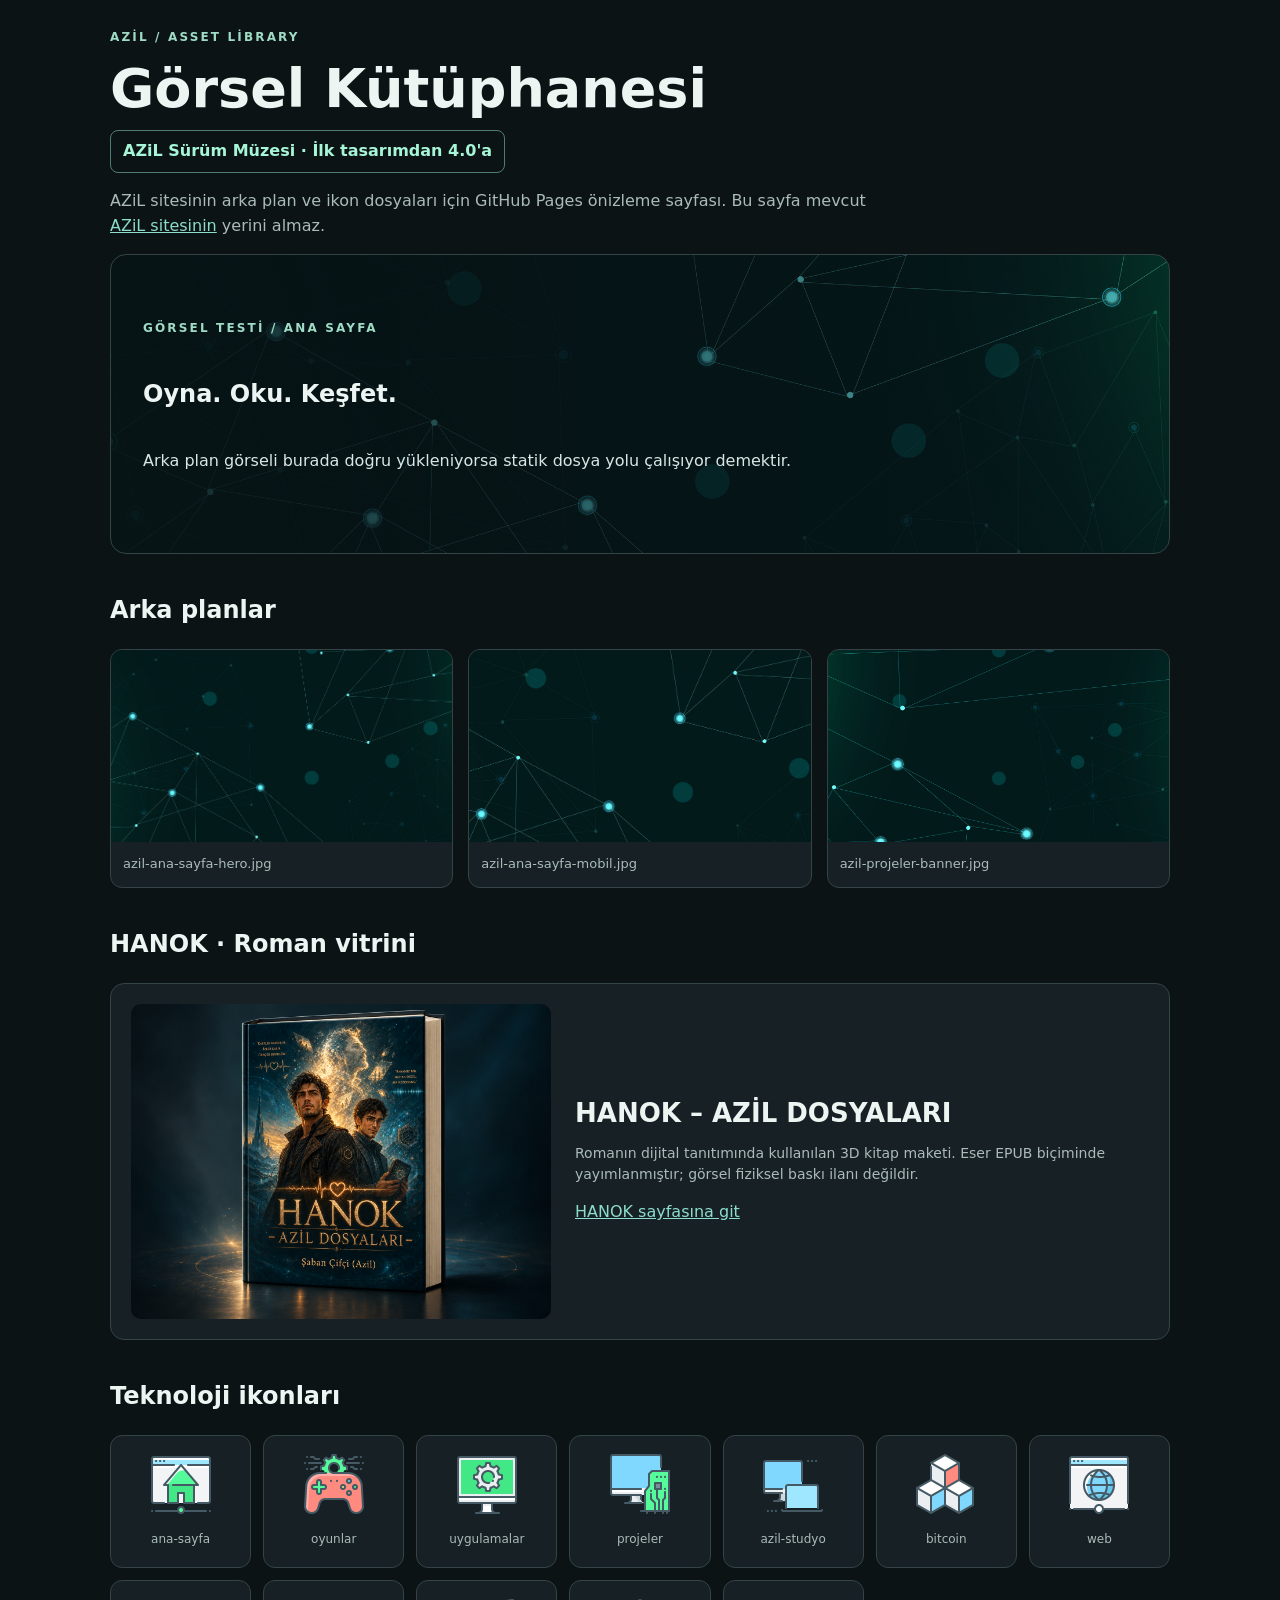
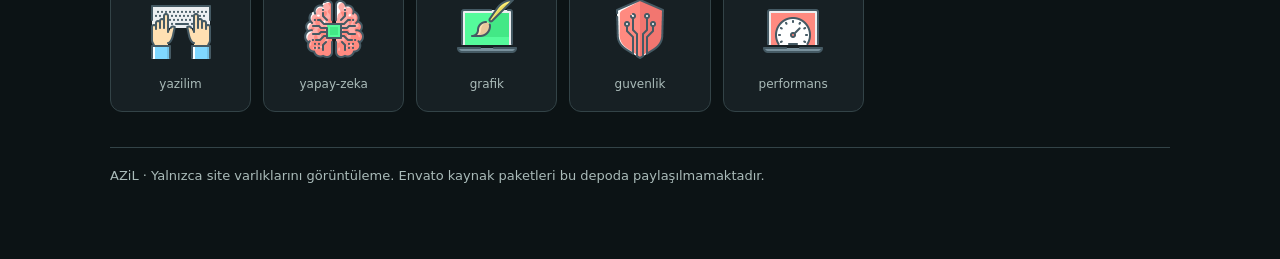
<file: index.html>
<!doctype html>
<html lang="tr"><head><meta charset="utf-8"><meta name="viewport" content="width=device-width,initial-scale=1">
<meta name="robots" content="noindex,nofollow">
<title>AZiL · Görsel Kütüphanesi</title>
<style>
:root{color-scheme:dark;--bg:#0c1315;--card:#172024;--border:#334347;--txt:#ecf5f2;--muted:#aabbb9}
*{box-sizing:border-box}body{margin:0;background:var(--bg);color:var(--txt);font:16px/1.55 system-ui,Segoe UI,sans-serif}
main{max-width:1100px;margin:auto;padding:28px 20px 72px}
a{color:#8cddcb}.eyebrow{font-size:12px;font-weight:800;letter-spacing:.18em;text-transform:uppercase;color:#9fdbc5}
h1{font-size:clamp(32px,5vw,54px);line-height:1.1;margin:12px 0}h2{margin-top:38px;font-size:24px}
p{color:var(--muted)}.lead{max-width:760px}
.hero{min-height:300px;border:1px solid var(--border);border-radius:16px;padding:32px;display:flex;flex-direction:column;justify-content:center;background:linear-gradient(90deg,rgba(7,17,20,.92),rgba(7,17,20,.32)),url('assets/backgrounds/azil-ana-sayfa-hero.jpg') center/cover}
.hero p{color:#d8e7e5}.grid{display:grid;grid-template-columns:repeat(auto-fit,minmax(220px,1fr));gap:15px}
.tile{margin:0;border:1px solid var(--border);border-radius:12px;background:var(--card);overflow:hidden}
.tile img{display:block;width:100%;aspect-ratio:16/9;object-fit:cover}.tile figcaption{padding:12px;font-size:13px;color:var(--muted);overflow-wrap:anywhere}
.icons{display:grid;grid-template-columns:repeat(auto-fit,minmax(124px,1fr));gap:12px}.icon-item{border:1px solid var(--border);border-radius:12px;padding:16px 8px;background:var(--card);text-align:center}
.icon-item img{display:block;margin:auto auto 10px;width:64px;height:64px;object-fit:contain}.icon-item span{font-size:12px;color:var(--muted);word-break:break-word}
footer{border-top:1px solid var(--border);padding-top:18px;margin-top:35px;font-size:13px;color:var(--muted)}
@media(max-width:600px){.hero{min-height:320px;background-image:linear-gradient(180deg,rgba(7,17,20,.92),rgba(7,17,20,.42)),url('assets/backgrounds/azil-ana-sayfa-mobil.jpg')}}
.hanok-showcase{border:1px solid var(--border);background:var(--card);border-radius:14px;padding:20px;display:grid;grid-template-columns:minmax(240px,420px) 1fr;gap:24px;align-items:center}
.hanok-showcase img{display:block;max-width:100%;height:auto;border-radius:10px}
.hanok-showcase h3{font-size:26px;line-height:1.2;margin:0 0 10px}
.hanok-showcase p{font-size:14px}
@media(max-width:650px){.hanok-showcase{grid-template-columns:1fr}}
</style></head><body><main>
<div class="eyebrow">AZiL / Asset library</div>
<h1>Görsel Kütüphanesi</h1><p style="margin:6px 0 14px"><a href="arsiv/" style="display:inline-block;border:1px solid #517c75;border-radius:8px;padding:8px 12px;text-decoration:none;font-weight:700;color:#a6f5d6">AZiL Sürüm Müzesi · İlk tasarımdan 4.0'a</a></p>
<p class="lead">AZiL sitesinin arka plan ve ikon dosyaları için GitHub Pages önizleme sayfası. Bu sayfa mevcut <a href="https://sbncifci.tr.gg/">AZiL sitesinin</a> yerini almaz.</p>
<section class="hero"><div class="eyebrow">Görsel testi / Ana sayfa</div><h2>Oyna. Oku. Keşfet.</h2><p>Arka plan görseli burada doğru yükleniyorsa statik dosya yolu çalışıyor demektir.</p></section>
<h2>Arka planlar</h2><div class="grid">
<figure class="tile"><img src="assets/backgrounds/azil-ana-sayfa-hero.jpg" alt="Ana sayfa arka planı"><figcaption>azil-ana-sayfa-hero.jpg</figcaption></figure>
<figure class="tile"><img src="assets/backgrounds/azil-ana-sayfa-mobil.jpg" alt="Mobil arka plan" loading="lazy"><figcaption>azil-ana-sayfa-mobil.jpg</figcaption></figure>
<figure class="tile"><img src="assets/backgrounds/azil-projeler-banner.jpg" alt="Projeler arka planı" loading="lazy"><figcaption>azil-projeler-banner.jpg</figcaption></figure>
</div>
<h2>HANOK · Roman vitrini</h2>
<div class="hanok-showcase"><img src="assets/hanok/Hanok.png" alt="HANOK - AZİL DOSYALARI 3D kitap tanıtım maketi" loading="lazy" width="1448" height="1086">
<div><h3>HANOK – AZİL DOSYALARI</h3><p>Romanın dijital tanıtımında kullanılan 3D kitap maketi. Eser EPUB biçiminde yayımlanmıştır; görsel fiziksel baskı ilanı değildir.</p><a href="https://sbncifci.tr.gg/Hanok.htm">HANOK sayfasına git</a></div></div>
<h2>Teknoloji ikonları</h2><div class="icons">
<div class="icon-item"><img src="assets/icons/azil-ikon-ana-sayfa.png" alt="" loading="lazy"><span>ana-sayfa</span></div>
<div class="icon-item"><img src="assets/icons/azil-ikon-oyunlar.png" alt="" loading="lazy"><span>oyunlar</span></div>
<div class="icon-item"><img src="assets/icons/azil-ikon-uygulamalar.png" alt="" loading="lazy"><span>uygulamalar</span></div>
<div class="icon-item"><img src="assets/icons/azil-ikon-projeler.png" alt="" loading="lazy"><span>projeler</span></div>
<div class="icon-item"><img src="assets/icons/azil-ikon-azil-studyo.png" alt="" loading="lazy"><span>azil-studyo</span></div>
<div class="icon-item"><img src="assets/icons/azil-ikon-bitcoin.png" alt="" loading="lazy"><span>bitcoin</span></div>
<div class="icon-item"><img src="assets/icons/azil-ikon-web.png" alt="" loading="lazy"><span>web</span></div>
<div class="icon-item"><img src="assets/icons/azil-ikon-yazilim.png" alt="" loading="lazy"><span>yazilim</span></div>
<div class="icon-item"><img src="assets/icons/azil-ikon-yapay-zeka.png" alt="" loading="lazy"><span>yapay-zeka</span></div>
<div class="icon-item"><img src="assets/icons/azil-ikon-grafik.png" alt="" loading="lazy"><span>grafik</span></div>
<div class="icon-item"><img src="assets/icons/azil-ikon-guvenlik.png" alt="" loading="lazy"><span>guvenlik</span></div>
<div class="icon-item"><img src="assets/icons/azil-ikon-performans.png" alt="" loading="lazy"><span>performans</span></div>
</div><footer>AZiL · Yalnızca site varlıklarını görüntüleme. Envato kaynak paketleri bu depoda paylaşılmamaktadır.</footer></main></body></html>
</file>
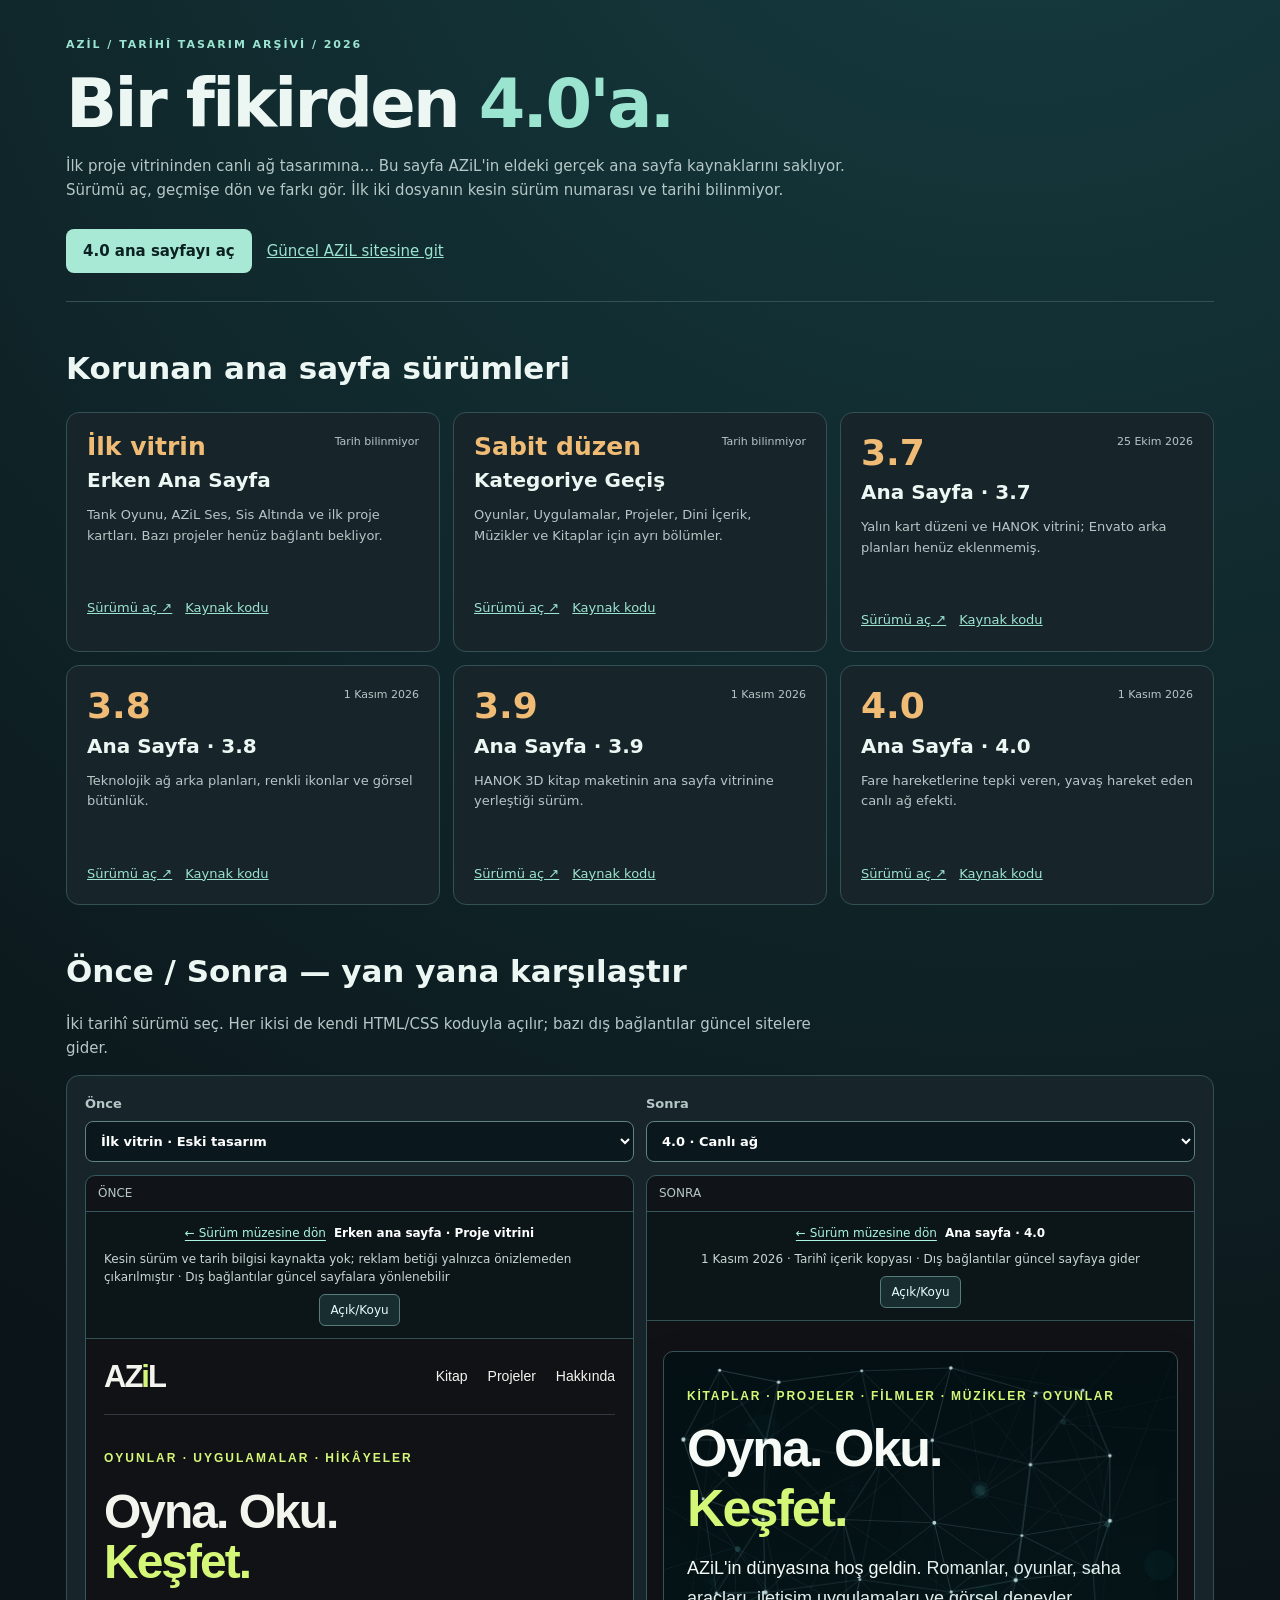
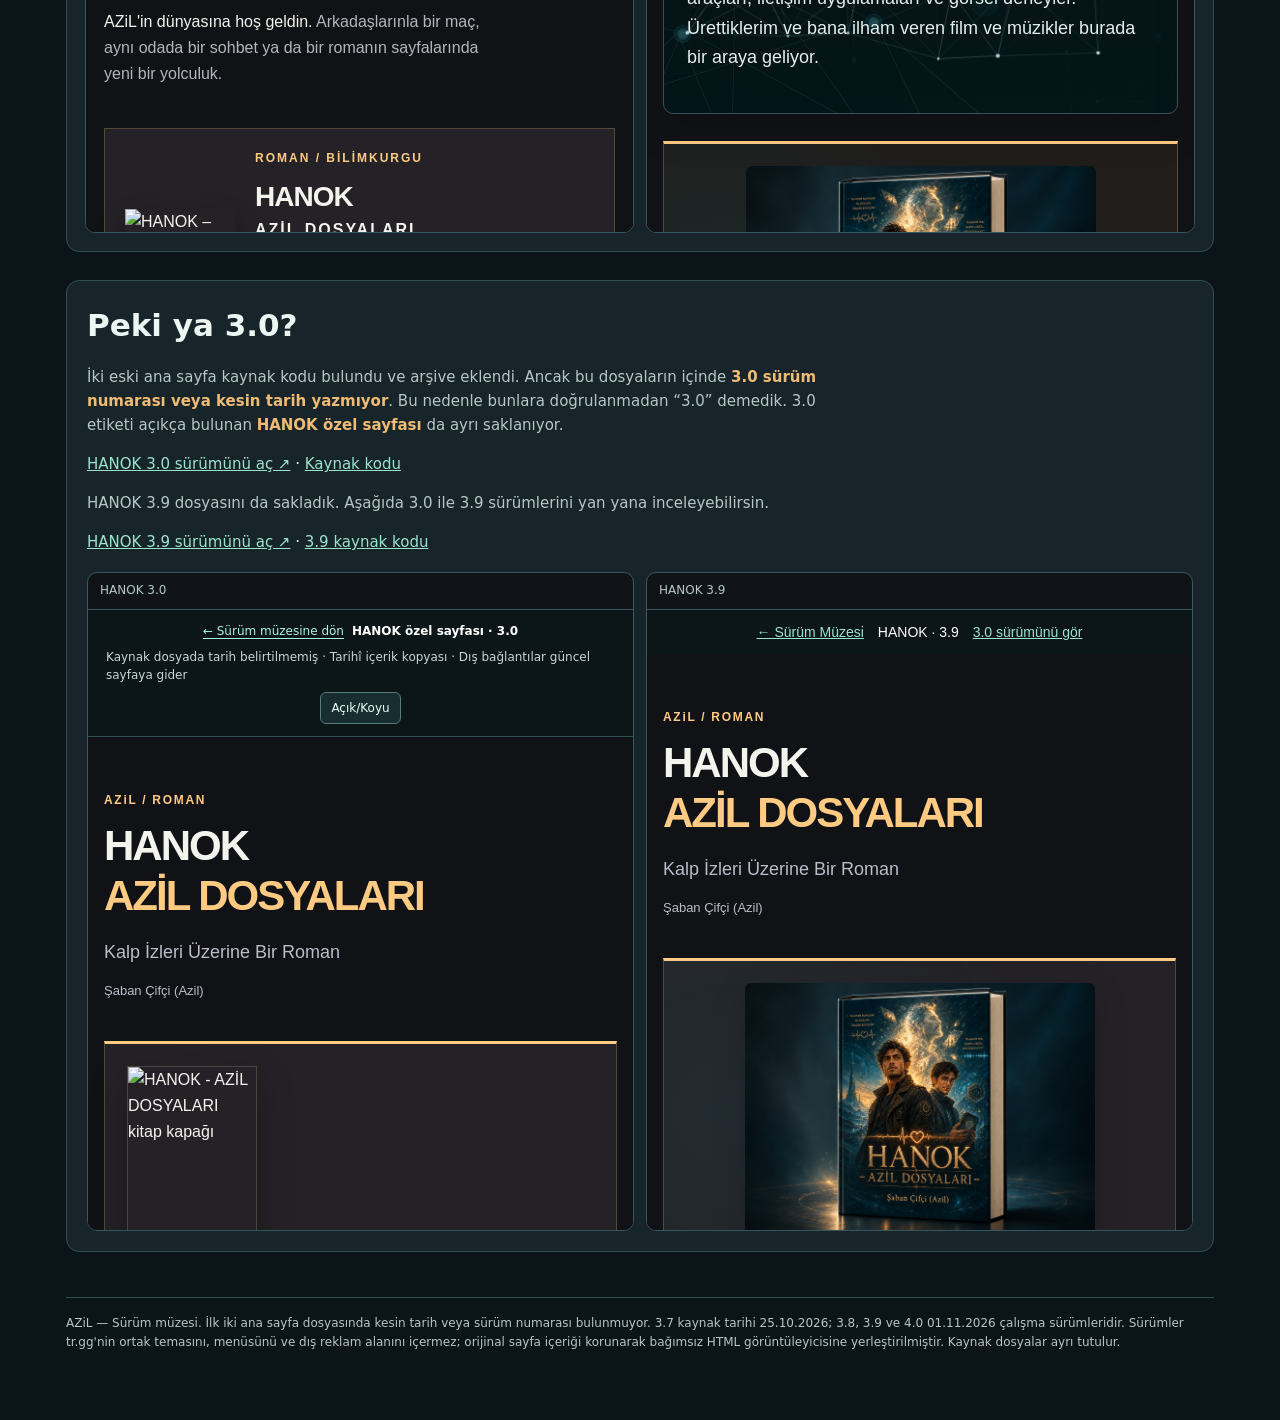
<file: arsiv/index.html>
<!doctype html>
<html lang="tr"><head><meta charset="utf-8"><meta name="viewport" content="width=device-width,initial-scale=1"><meta name="robots" content="noindex,nofollow">
<title>AZiL · Sürüm Müzesi | Erken tasarımlardan 4.0'a</title><style>
:root{color-scheme:dark;--bg:#0b1418;--card:#172429;--line:#335054;--fg:#ecf7f3;--muted:#b6c7c7;--mint:#9be4d0;--gold:#efbb75}
*{box-sizing:border-box}html{scroll-behavior:smooth}body{margin:0;background:radial-gradient(circle at 80% -10%,#163e42,#0b1418 55%);color:var(--fg);font:15px/1.6 system-ui,-apple-system,Segoe UI,sans-serif}
main{max-width:1240px;padding:36px clamp(16px,4vw,46px) 68px;margin:0 auto}
a{color:var(--mint)}.eyebrow{color:var(--mint);text-transform:uppercase;letter-spacing:.18em;font-size:11px;font-weight:bold}
h1{font-size:clamp(36px,6vw,67px);line-height:1.05;letter-spacing:-.04em;margin:15px 0 13px}h1 span{color:var(--mint)}h2{font-size:clamp(23px,3vw,31px);margin:42px 0 13px}h3{margin:8px 0 10px;line-height:1.2;font-size:20px}p{color:var(--muted);max-width:780px}
.hero{border-bottom:1px solid var(--line);padding-bottom:28px}
.btn{display:inline-flex;padding:10px 17px;text-decoration:none;color:#0c2222;background:#a8e9d5;border-radius:8px;font-weight:700;margin-top:12px}.muted-link{margin-left:15px}
.timeline{display:grid;grid-template-columns:repeat(3,minmax(0,1fr));gap:13px;margin-top:18px}
.card,.compare,.aside{border:1px solid var(--line);background:var(--card);border-radius:13px;padding:20px;min-width:0}
.card-top{display:flex;justify-content:space-between;gap:8px;align-items:start}.num{font-weight:900;color:var(--gold);font-size:36px;line-height:1.1}.date{font-size:11px;text-align:right;color:var(--muted)}.card p{min-height:80px;font-size:13px}.links{display:flex;flex-wrap:wrap;gap:13px;font-size:13px}
.compare{padding:18px}.ctrls{display:grid;grid-template-columns:1fr 1fr;gap:12px;margin-bottom:13px}.ctrls label{color:var(--muted);font-size:13px;font-weight:600}select{display:block;width:100%;margin-top:6px;padding:11px;border:1px solid #628181;border-radius:8px;background:#0a181d;color:#fff;font:inherit}
.frames{display:grid;grid-template-columns:1fr 1fr;gap:12px}.frame{border:1px solid #35585e;border-radius:10px;overflow:hidden;background:#101419;min-width:0}.frame iframe{display:block;width:100%;height:620px;border:0;background:#111216}.frame span{display:block;padding:8px 12px;color:var(--muted);font-size:12px;border-bottom:1px solid #35585e}
.aside{margin-top:28px}.aside strong{color:var(--gold)}footer{margin-top:45px;padding-top:16px;border-top:1px solid var(--line);color:var(--muted);font-size:12px}
@media(max-width:900px){.timeline{grid-template-columns:repeat(2,1fr)}.frames{grid-template-columns:1fr}.frame iframe{height:450px}}
@media(max-width:540px){.timeline{grid-template-columns:1fr}.ctrls{grid-template-columns:1fr}.card p{min-height:0}.muted-link{display:block;margin:10px 0}}
</style></head><body><main>
<section class="hero"><div class="eyebrow">AZiL / Tarihî Tasarım Arşivi / 2026</div><h1>Bir fikirden <span>4.0'a.</span></h1>
<p>İlk proje vitrininden canlı ağ tasarımına... Bu sayfa AZiL'in eldeki gerçek ana sayfa kaynaklarını saklıyor. Sürümü aç, geçmişe dön ve farkı gör. İlk iki dosyanın kesin sürüm numarası ve tarihi bilinmiyor.</p>
<a class="btn" href="ana-sayfa/4.0/">4.0 ana sayfayı aç</a><a class="muted-link" href="https://sbncifci.tr.gg/">Güncel AZiL sitesine git</a></section>
<h2>Korunan ana sayfa sürümleri</h2><div class="timeline"><article class="card"><div class="card-top"><span class="num" style="font-size:25px">İlk vitrin</span><span class="date">Tarih bilinmiyor</span></div><h3>Erken Ana Sayfa</h3><p>Tank Oyunu, AZiL Ses, Sis Altında ve ilk proje kartları. Bazı projeler henüz bağlantı bekliyor.</p><div class="links"><a href="ana-sayfa/erken-vitrin/">Sürümü aç ↗</a><a href="ana-sayfa/erken-vitrin/kaynak.txt">Kaynak kodu</a></div></article><article class="card"><div class="card-top"><span class="num" style="font-size:25px">Sabit düzen</span><span class="date">Tarih bilinmiyor</span></div><h3>Kategoriye Geçiş</h3><p>Oyunlar, Uygulamalar, Projeler, Dini İçerik, Müzikler ve Kitaplar için ayrı bölümler.</p><div class="links"><a href="ana-sayfa/sabit-kategoriler/">Sürümü aç ↗</a><a href="ana-sayfa/sabit-kategoriler/kaynak.txt">Kaynak kodu</a></div></article><article class="card"><div class="card-top"><span class="num">3.7</span><span class="date">25 Ekim 2026</span></div><h3>Ana Sayfa · 3.7</h3><p>Yalın kart düzeni ve HANOK vitrini; Envato arka planları henüz eklenmemiş.</p><div class="links"><a href="ana-sayfa/3.7/index.html">Sürümü aç ↗</a><a href="ana-sayfa/3.7/kaynak.txt">Kaynak kodu</a></div></article><article class="card"><div class="card-top"><span class="num">3.8</span><span class="date">1 Kasım 2026</span></div><h3>Ana Sayfa · 3.8</h3><p>Teknolojik ağ arka planları, renkli ikonlar ve görsel bütünlük.</p><div class="links"><a href="ana-sayfa/3.8/index.html">Sürümü aç ↗</a><a href="ana-sayfa/3.8/kaynak.txt">Kaynak kodu</a></div></article><article class="card"><div class="card-top"><span class="num">3.9</span><span class="date">1 Kasım 2026</span></div><h3>Ana Sayfa · 3.9</h3><p>HANOK 3D kitap maketinin ana sayfa vitrinine yerleştiği sürüm.</p><div class="links"><a href="ana-sayfa/3.9/index.html">Sürümü aç ↗</a><a href="ana-sayfa/3.9/kaynak.txt">Kaynak kodu</a></div></article><article class="card"><div class="card-top"><span class="num">4.0</span><span class="date">1 Kasım 2026</span></div><h3>Ana Sayfa · 4.0</h3><p>Fare hareketlerine tepki veren, yavaş hareket eden canlı ağ efekti.</p><div class="links"><a href="ana-sayfa/4.0/index.html">Sürümü aç ↗</a><a href="ana-sayfa/4.0/kaynak.txt">Kaynak kodu</a></div></article></div>
<h2 id="karsilastir">Önce / Sonra — yan yana karşılaştır</h2>
<p>İki tarihî sürümü seç. Her ikisi de kendi HTML/CSS koduyla açılır; bazı dış bağlantılar güncel sitelere gider.</p>
<section class="compare"><div class="ctrls"><label>Önce<select id="old"><option value="ana-sayfa/erken-vitrin/">İlk vitrin · Eski tasarım</option><option value="ana-sayfa/sabit-kategoriler/">Sabit kategoriler</option><option value="ana-sayfa/3.7/">3.7 · 25 Ekim</option><option value="ana-sayfa/3.8/">3.8 · Envato</option><option value="ana-sayfa/3.9/">3.9 · HANOK 3D</option><option value="ana-sayfa/4.0/">4.0 · Canlı ağ</option></select></label>
<label>Sonra<select id="new"><option value="ana-sayfa/4.0/">4.0 · Canlı ağ</option><option value="ana-sayfa/3.9/">3.9 · HANOK 3D</option><option value="ana-sayfa/3.8/">3.8 · Envato</option><option value="ana-sayfa/3.7/">3.7 · 25 Ekim</option><option value="ana-sayfa/sabit-kategoriler/">Sabit kategoriler</option><option value="ana-sayfa/erken-vitrin/">İlk vitrin · Eski tasarım</option></select></label></div>
<div class="frames"><div class="frame"><span>ÖNCE</span><iframe id="before" title="Önceki sürüm" src="ana-sayfa/erken-vitrin/" loading="lazy"></iframe></div><div class="frame"><span>SONRA</span><iframe id="after" title="Sonraki sürüm" src="ana-sayfa/4.0/" loading="lazy"></iframe></div></div></section>
<section class="aside"><h2 style="margin:0 0 12px">Peki ya 3.0?</h2><p>İki eski ana sayfa kaynak kodu bulundu ve arşive eklendi. Ancak bu dosyaların içinde <strong>3.0 sürüm numarası veya kesin tarih yazmıyor</strong>. Bu nedenle bunlara doğrulanmadan “3.0” demedik. 3.0 etiketi açıkça bulunan <strong>HANOK özel sayfası</strong> da ayrı saklanıyor.</p>
<a href="hanok/3.0/">HANOK 3.0 sürümünü aç ↗</a> · <a href="hanok/3.0/kaynak.txt">Kaynak kodu</a><p>HANOK 3.9 dosyasını da sakladık. Aşağıda 3.0 ile 3.9 sürümlerini yan yana inceleyebilirsin.</p><a href="hanok/3.9/">HANOK 3.9 sürümünü aç ↗</a> · <a href="hanok/3.9/kaynak.txt">3.9 kaynak kodu</a><div class="frames" style="margin-top:18px"><div class="frame"><span>HANOK 3.0</span><iframe title="HANOK 3.0" src="hanok/3.0/" loading="lazy"></iframe></div><div class="frame"><span>HANOK 3.9</span><iframe title="HANOK 3.9" src="hanok/3.9/" loading="lazy"></iframe></div></div></section>
<footer>AZiL — Sürüm müzesi. İlk iki ana sayfa dosyasında kesin tarih veya sürüm numarası bulunmuyor. 3.7 kaynak tarihi 25.10.2026; 3.8, 3.9 ve 4.0 01.11.2026 çalışma sürümleridir. Sürümler tr.gg'nin ortak temasını, menüsünü ve dış reklam alanını içermez; orijinal sayfa içeriği korunarak bağımsız HTML görüntüleyicisine yerleştirilmiştir. Kaynak dosyalar ayrı tutulur.</footer>
</main><script>
(function(){var b=document.getElementById('old'),a=document.getElementById('new');b.addEventListener('change',function(){document.getElementById('before').src=b.value});a.addEventListener('change',function(){document.getElementById('after').src=a.value})})();
</script></body></html>
</file>
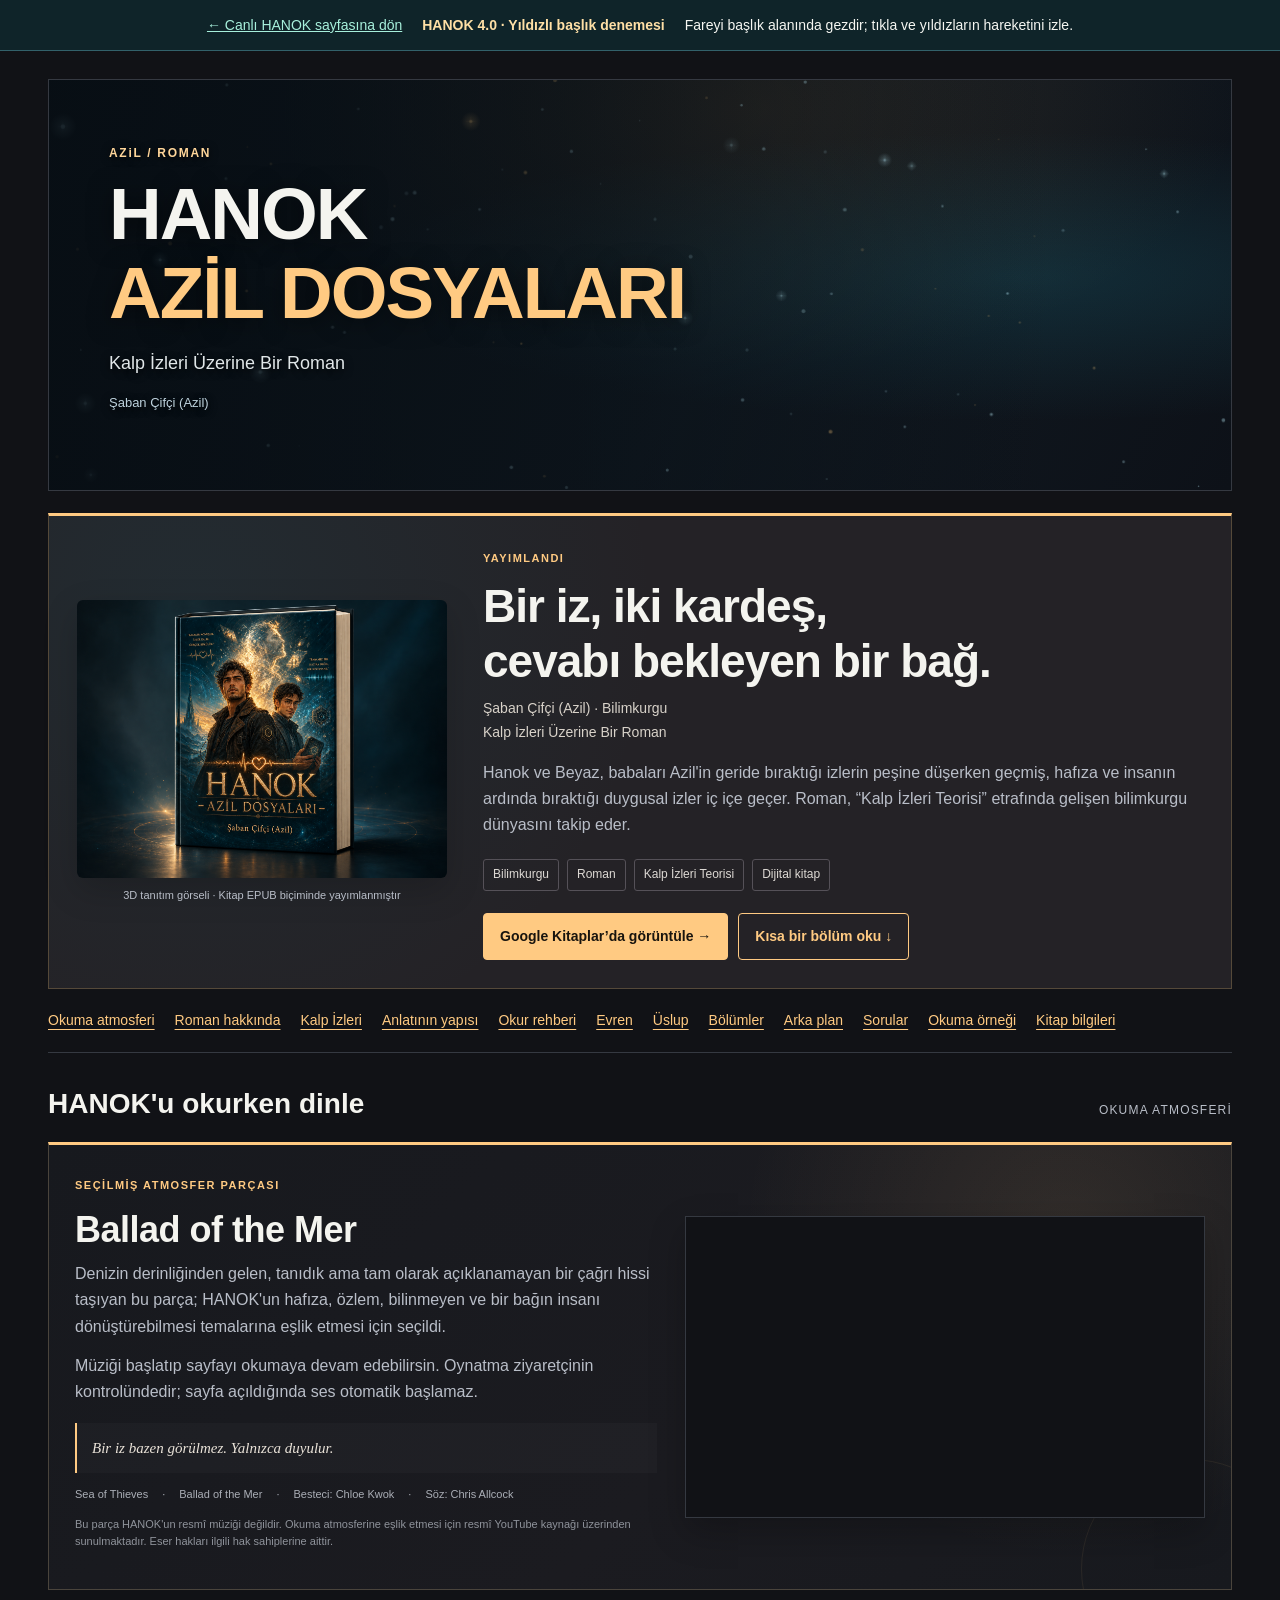
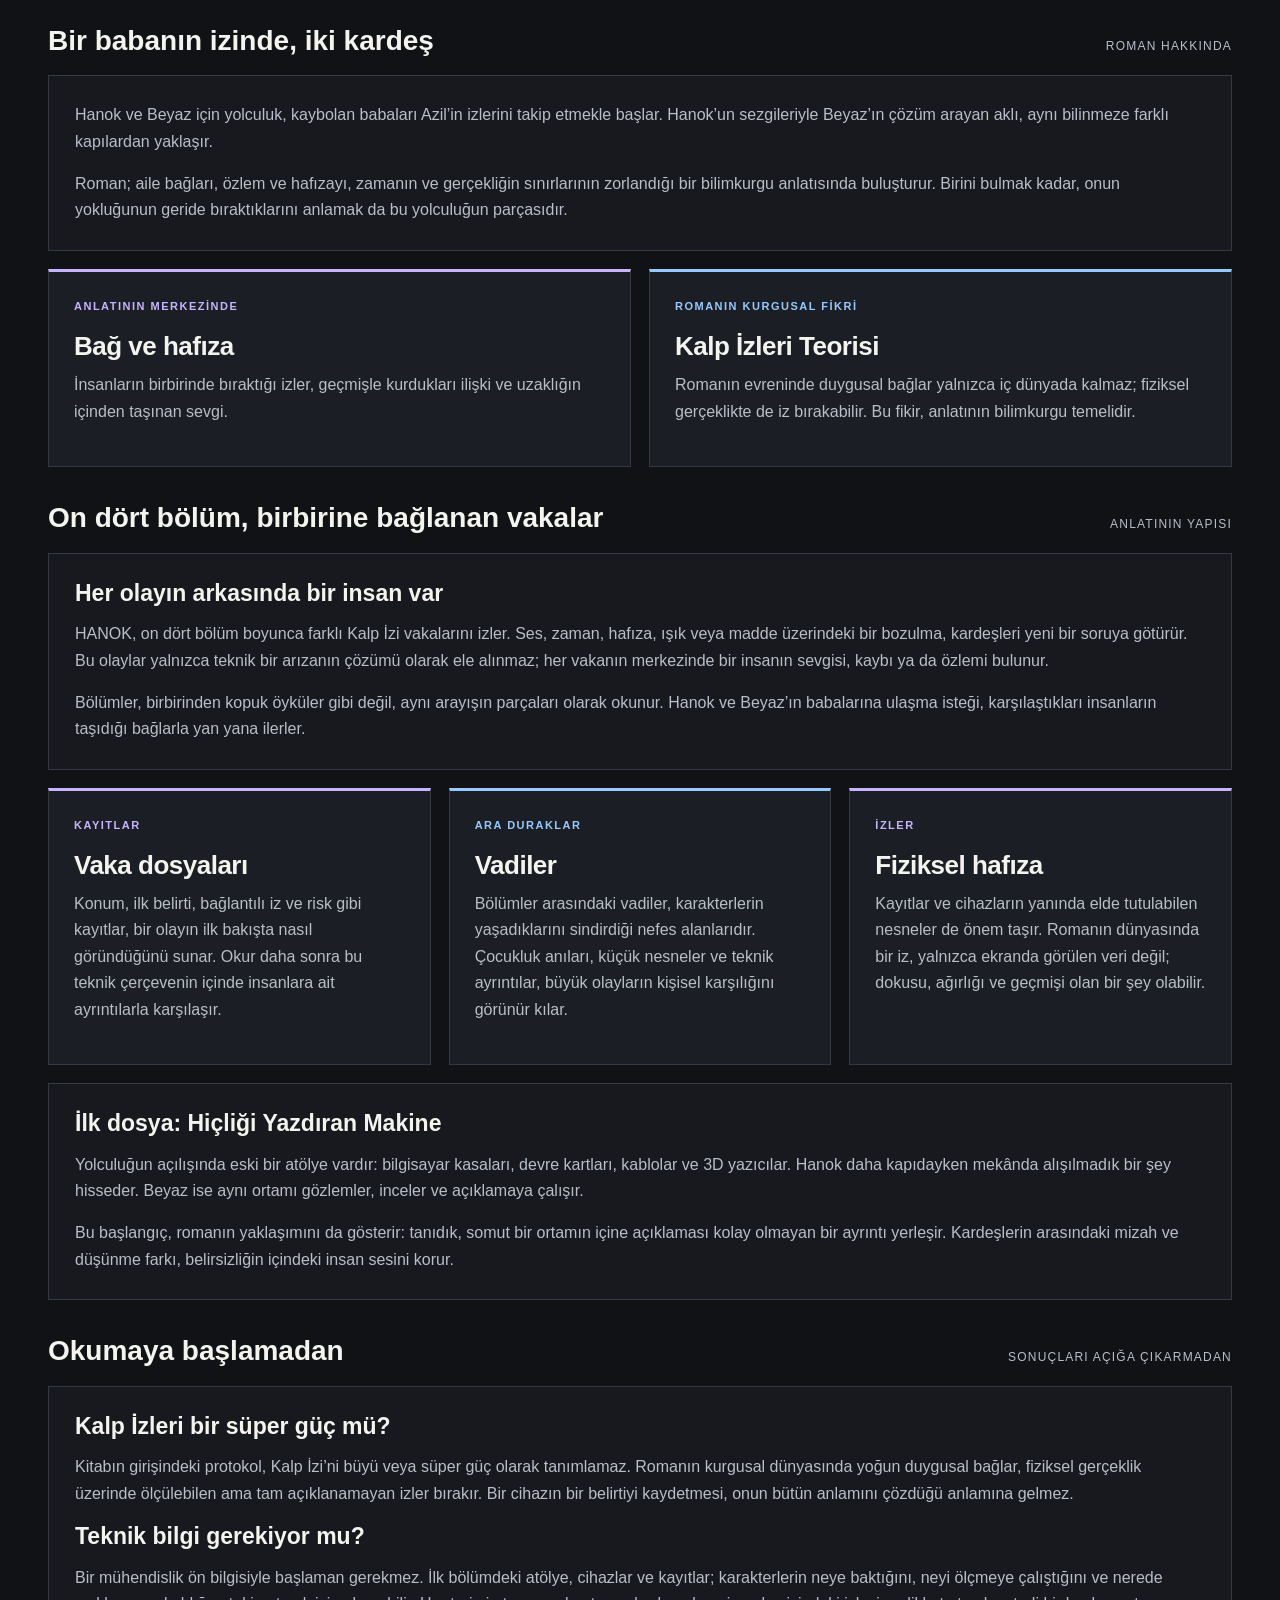
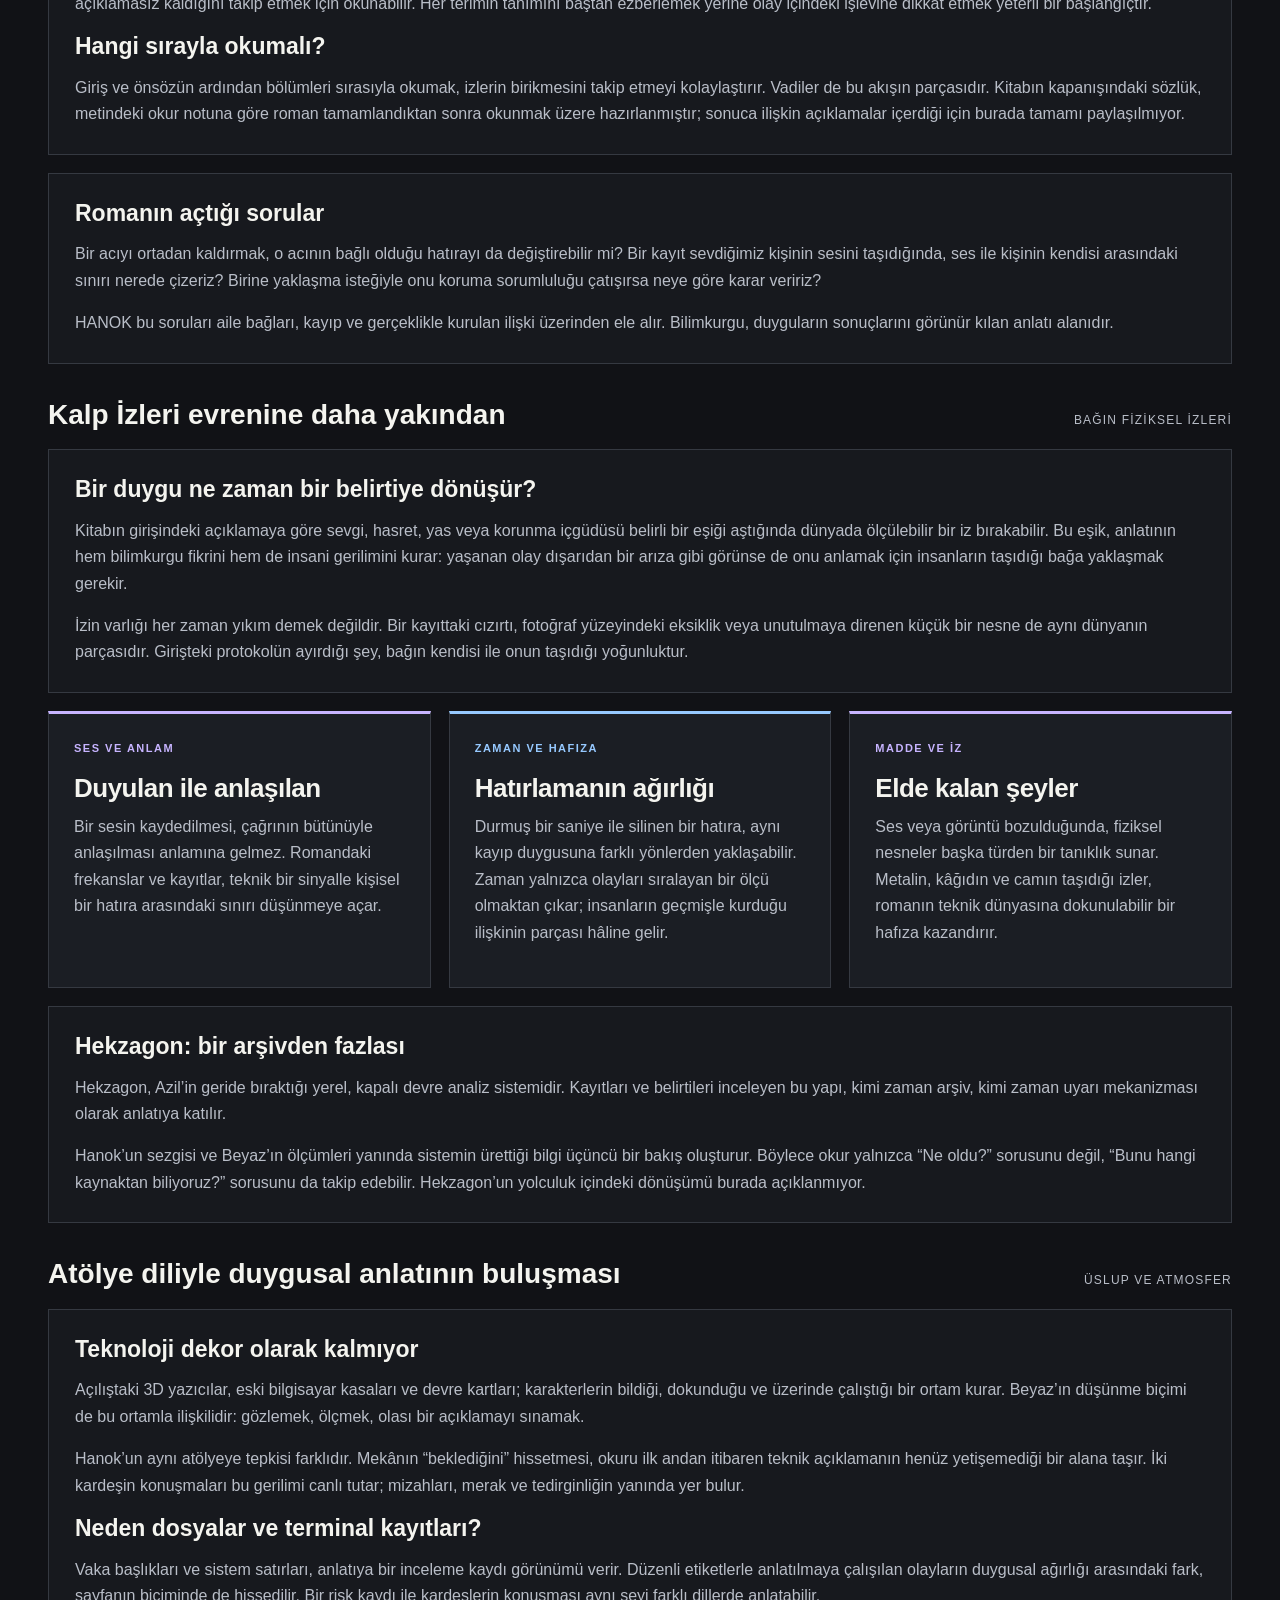
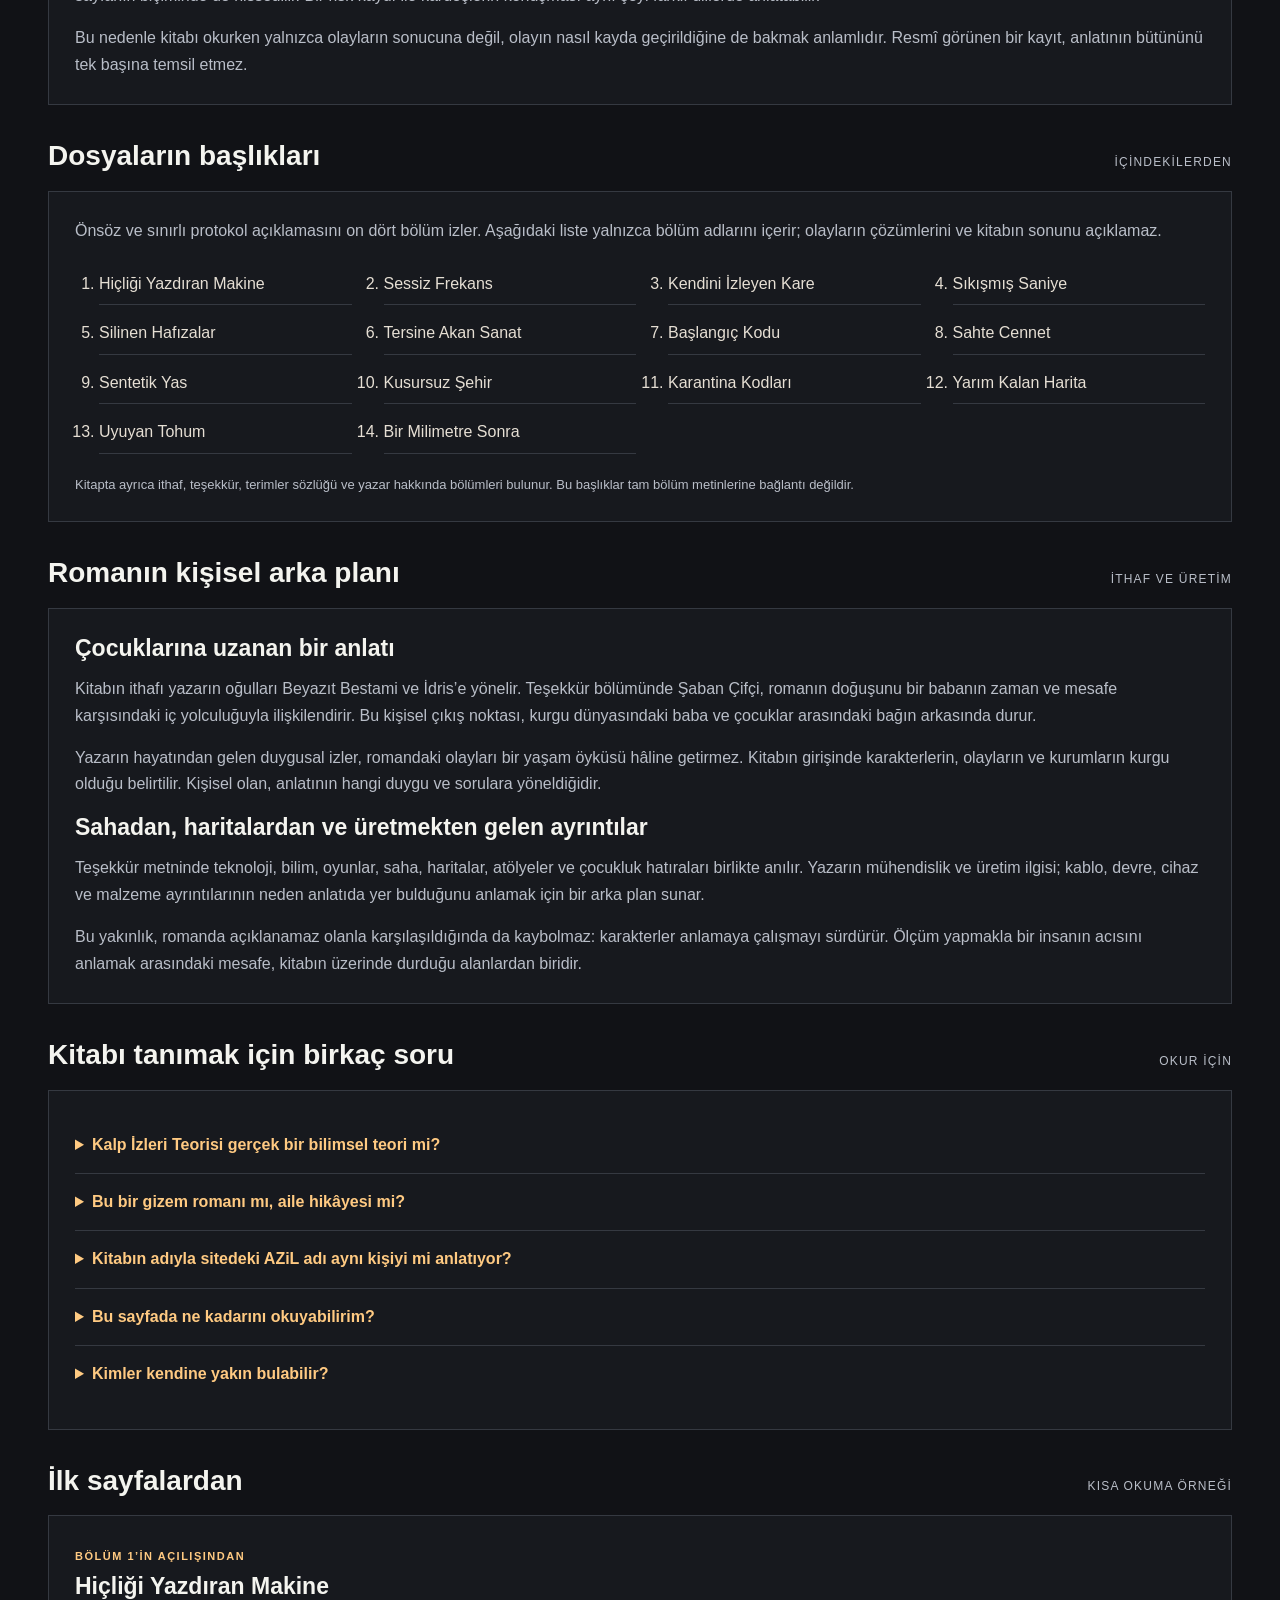
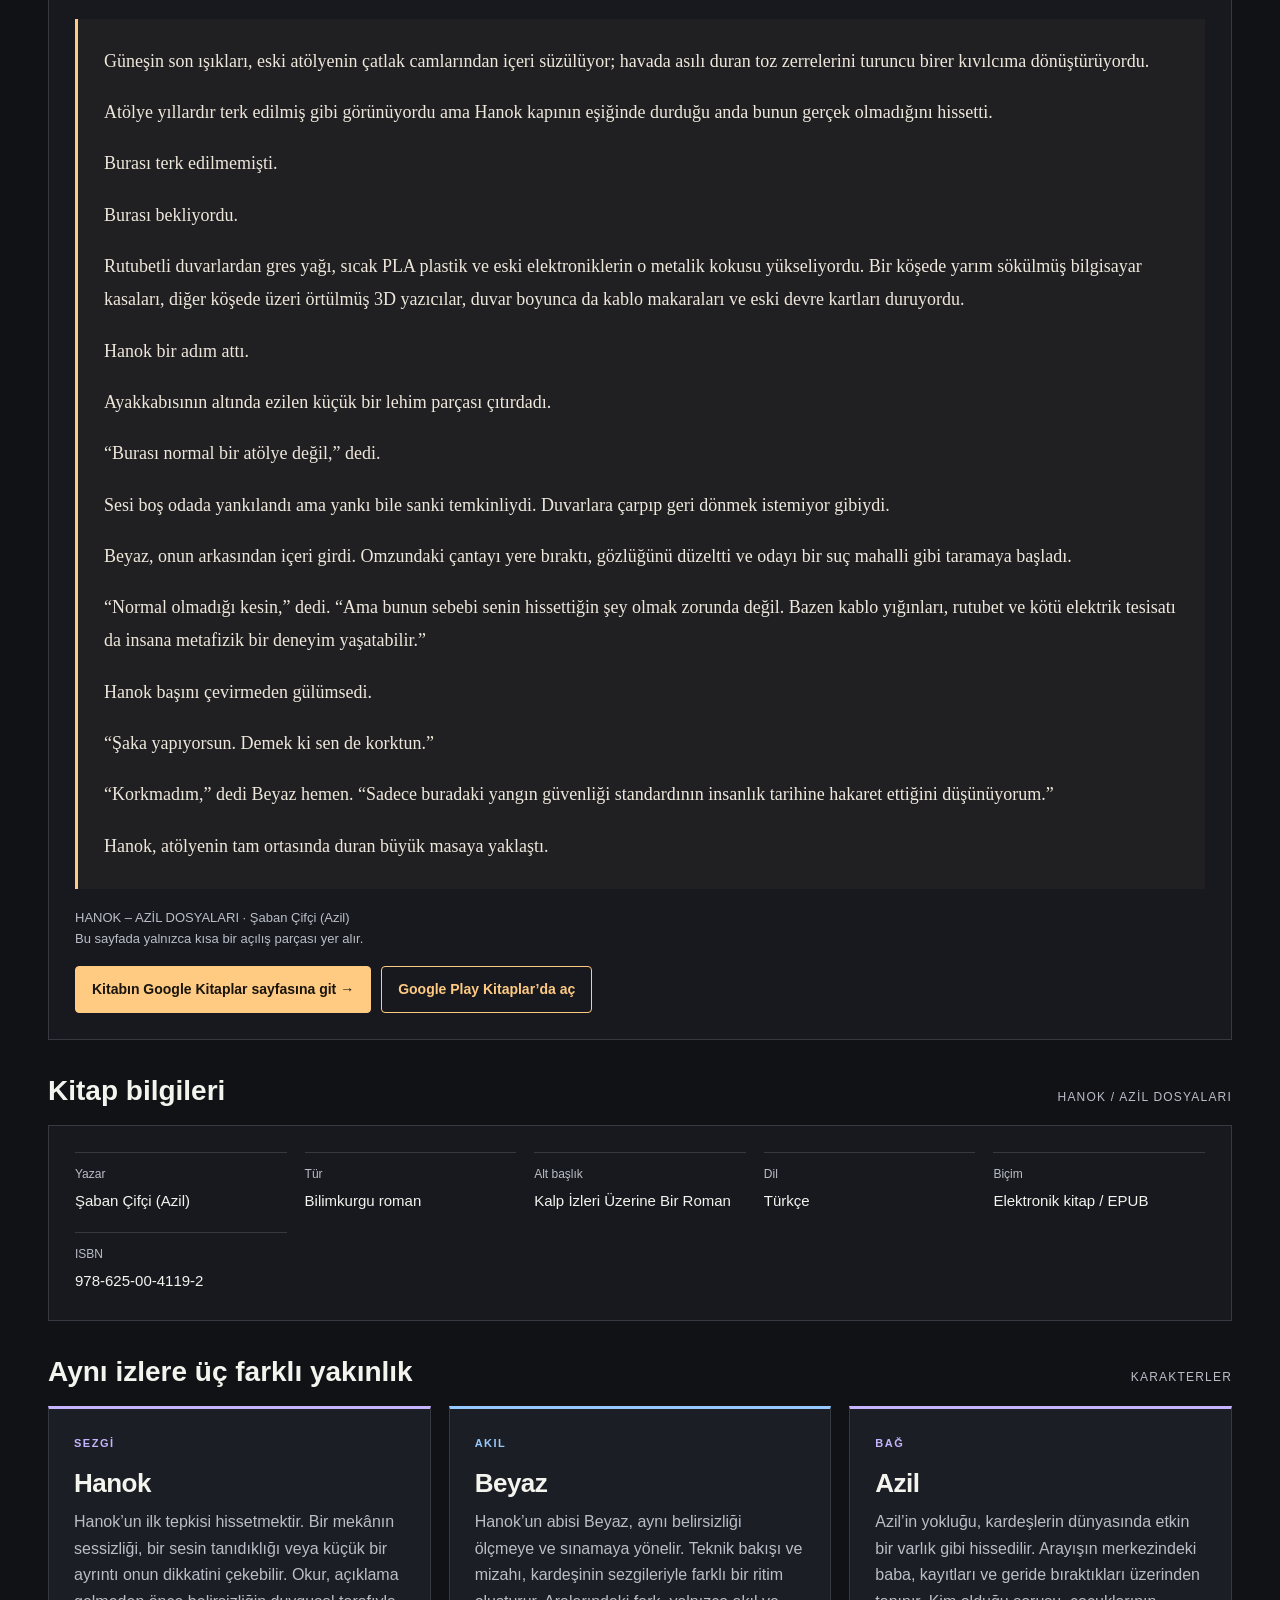
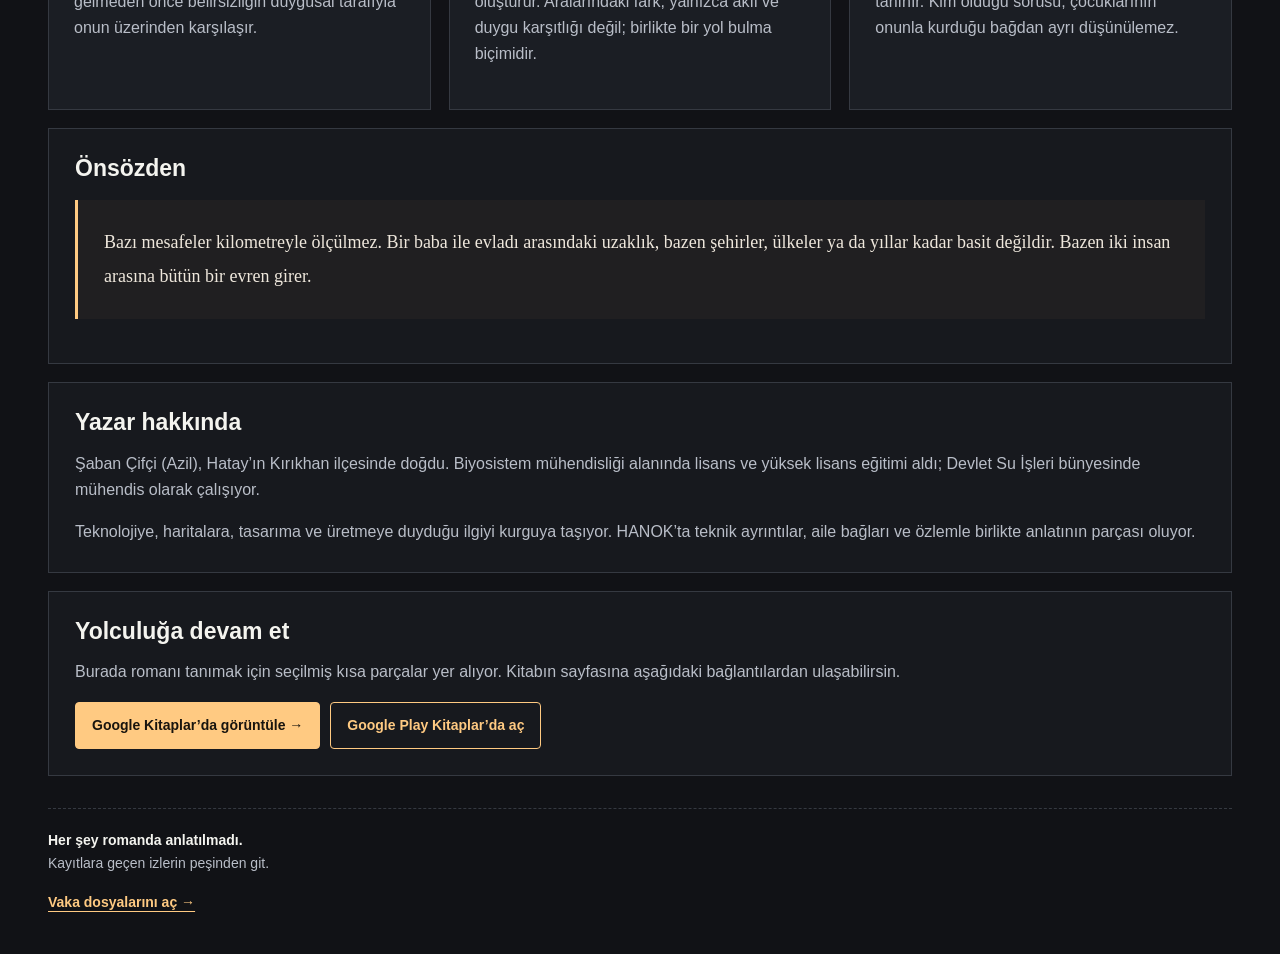
<file: denemeler/hanok-yildizli-baslik/index.html>
<!doctype html><html lang="tr"><head><meta charset="utf-8"><meta name="viewport" content="width=device-width,initial-scale=1"><meta name="robots" content="noindex,nofollow"><title>HANOK 4.0 | Yıldızlı Başlık Denemesi</title><style>body{margin:0;background:#111216}.az-test-note{font:14px/1.45 Arial,sans-serif;background:#0f2429;color:#f6f7f2;padding:15px 18px;display:flex;flex-wrap:wrap;align-items:center;gap:10px 20px;justify-content:center;border-bottom:1px solid #32616a}.az-test-note a{color:#a7f0dc}.az-test-note strong{color:#ffe0a6}body.az-theme-light{background:#f5f6f3}@media(max-width:640px){.az-test-note{font-size:12px}}</style></head><body class="az-theme-dark"><div class="az-test-note" role="note"><a href="https://sbncifci.tr.gg/Hanok.htm">← Canlı HANOK sayfasına dön</a><strong>HANOK 4.0 · Yıldızlı başlık denemesi</strong><span>Fareyi başlık alanında gezdir; tıkla ve yıldızların hareketini izle.</span></div>
<!-- AZiL HANOK 4.0 / Fareye duyarlı yıldızlı başlık + 3D kitap maketi / TAM KAYNAK. --> <style type="text/css">
#az-hanok{--bg:#111216;--panel:#1b1e24;--panel2:#242226;--line:#353941;--text:#f4f4ef;--muted:#b9bec8;--accent:#ffca82;box-sizing:border-box;width:100%;max-width:1320px;margin:0 auto;padding:28px clamp(18px,4vw,48px);background:var(--bg);color:var(--text);font:16px/1.65 Arial,Helvetica,sans-serif;text-align:left;overflow-wrap:break-word;color-scheme:dark;container-type:inline-size}
#az-hanok *,#az-hanok *:before,#az-hanok *:after{box-sizing:border-box}
#az-hanok a{color:inherit;text-decoration:none}#az-hanok a:focus-visible,#az-hanok summary:focus-visible{outline:3px solid var(--accent);outline-offset:5px}
#az-hanok .hn-hero{padding:44px 0 32px}#az-hanok .hn-kicker{margin:0 0 10px;color:#ffca82;font-size:12px;font-weight:700;letter-spacing:1.7px}
#az-hanok h1,#az-hanok h2,#az-hanok h3{color:var(--text);line-height:1.2;padding:0}#az-hanok h1{margin:0 0 16px;font-size:clamp(38px,6vw,70px);letter-spacing:-2px}#az-hanok h1 span{color:#ffca82}
#az-hanok .hn-intro{max-width:760px;margin:0;color:var(--muted);font-size:18px}
#az-hanok .hn-section-head{display:flex;align-items:end;justify-content:space-between;gap:18px;flex-wrap:wrap;margin:34px 0 18px}#az-hanok .hn-section-head h2{margin:0;font-size:28px}#az-hanok .hn-section-head span{color:var(--muted);font-size:12px;letter-spacing:1.2px}
#az-hanok .hn-feature{display:grid;grid-template-columns:190px minmax(0,1fr);gap:30px;align-items:center;padding:28px;background:var(--panel2);border:1px solid #554939;border-top:3px solid #ffca82}
#az-hanok .hn-cover{display:block;width:100%;max-width:190px;margin:0 auto}#az-hanok .hn-cover img{display:block;width:100%;height:auto;border:1px solid #4a4540;box-shadow:0 14px 34px rgba(0,0,0,.28)}
#az-hanok .hn-label{display:inline-block;margin-bottom:8px;color:#ffca82;font-size:11px;font-weight:700;letter-spacing:1.5px}#az-hanok .hn-feature h2{margin:4px 0 8px;font-size:clamp(30px,4vw,46px);letter-spacing:-1px}
#az-hanok .hn-meta{margin:0 0 16px;color:#d8d2c9;font-size:14px}#az-hanok .hn-desc{max-width:760px;margin:0 0 20px;color:var(--muted)}
#az-hanok .hn-tags{display:flex;flex-wrap:wrap;gap:8px;margin:0 0 22px}#az-hanok .hn-tag{display:inline-block;padding:5px 9px;border:1px solid #555158;border-radius:3px;color:#ddd9d4;font-size:12px}
#az-hanok .hn-actions{display:flex;gap:10px;flex-wrap:wrap}#az-hanok a.hn-btn{display:inline-block;padding:11px 16px;border:1px solid #ffca82;border-radius:4px;background:#ffca82;color:#18140e;font-size:14px;font-weight:700}#az-hanok a.hn-btn:hover{filter:brightness(1.07)}#az-hanok a.hn-secondary{background:transparent;color:#ffca82}
#az-hanok .hn-grid{display:grid;grid-template-columns:repeat(auto-fit,minmax(min(100%,290px),1fr));gap:18px}
#az-hanok .hn-card{display:flex;flex-direction:column;min-width:0;padding:25px;background:var(--panel);border:1px solid var(--line);border-top:3px solid #c7b4ff}#az-hanok .hn-card:nth-child(2n){border-top-color:#96c9ff}#az-hanok .hn-card .hn-label{color:#c7b4ff}#az-hanok .hn-card:nth-child(2n) .hn-label{color:#96c9ff}#az-hanok .hn-card h3{margin:8px 0 10px;font-size:26px;letter-spacing:-.5px}#az-hanok .hn-card p{margin:0 0 16px;color:var(--muted)}
#az-hanok .hn-status{display:inline-block;margin:2px 0 18px;padding:5px 9px;align-self:flex-start;border:1px solid #53565f;border-radius:999px;color:#d9d9dc;font-size:12px}#az-hanok .hn-card-footer{margin-top:auto;padding-top:17px;border-top:1px solid var(--line);color:#cfd2d8;font-size:13px}
#az-hanok .hn-panel{padding:26px;border:1px solid var(--line);background:#17191e;margin-top:18px}#az-hanok .hn-panel h3{font-size:23px;margin:0 0 14px}#az-hanok .hn-panel p{margin:0 0 16px;color:var(--muted)}#az-hanok .hn-panel p:last-child{margin-bottom:0}
#az-hanok .hn-jump{display:flex;gap:12px 20px;flex-wrap:wrap;border-bottom:1px solid var(--line);padding:20px 0;font-size:14px}#az-hanok .hn-jump a{color:#ffca82;text-decoration:underline;text-underline-offset:4px}
#az-hanok .hn-excerpt{border-left:3px solid #ffca82;background:#201f21;padding:26px;margin:18px 0;font:18px/1.85 Georgia,'Times New Roman',serif}#az-hanok .hn-excerpt p{color:#eee7dc;margin:0 0 18px}#az-hanok .hn-excerpt p:last-child{margin:0}
#az-hanok .hn-facts{display:grid;grid-template-columns:repeat(auto-fit,minmax(min(100%,190px),1fr));gap:18px;margin:0}#az-hanok .hn-facts div{min-width:0;border-top:1px solid var(--line);padding-top:12px}#az-hanok dt{color:var(--muted);font-size:12px}#az-hanok dd{margin:4px 0 0;color:var(--text);font-size:15px}
#az-hanok .hn-small{font-size:13px;color:var(--muted)}#az-hanok [id]{scroll-margin-top:90px}
@media(max-width:680px){#az-hanok{padding:20px 16px}#az-hanok .hn-feature{grid-template-columns:1fr;padding:22px}#az-hanok .hn-cover{width:130px;margin:0}#az-hanok .hn-hero{padding:34px 0 26px}#az-hanok h1{font-size:42px}#az-hanok .hn-panel,#az-hanok .hn-excerpt{padding:20px}}
@container(max-width:620px){#az-hanok .hn-feature{grid-template-columns:1fr}#az-hanok .hn-cover{max-width:130px;margin:0}}

/* Keep the site theme's decorative quote glyphs out of the reader. */
#az-hanok .hn-excerpt,#az-hanok .hn-excerpt p{quotes:none!important;text-indent:0!important;float:none!important;position:static;max-width:100%;width:auto;white-space:normal;overflow-wrap:anywhere;text-align:left}
#az-hanok .hn-excerpt:before,#az-hanok .hn-excerpt:after,#az-hanok .hn-excerpt p:before,#az-hanok .hn-excerpt p:after{content:none!important;display:none!important}
#az-hanok .hn-feature>*,#az-hanok .hn-panel{min-width:0}
#az-hanok .hn-chapters{display:grid;grid-template-columns:repeat(auto-fit,minmax(min(100%,240px),1fr));gap:8px 32px;padding-left:24px;margin:20px 0;color:#e6dfd4}#az-hanok .hn-chapters li{padding:7px 0;border-bottom:1px solid #353941;break-inside:avoid}#az-hanok .hn-faq details{padding:15px 0;border-bottom:1px solid #353941}#az-hanok .hn-faq details:last-child{border-bottom:0}#az-hanok .hn-faq summary{cursor:pointer;font-weight:700;color:#ffca82}#az-hanok .hn-faq details p{margin-top:12px}
/* HANOK / OKUMA ATMOSFERI */
#az-hanok .hn-music{
  position:relative;
  overflow:hidden;
  margin:22px 0 8px;
  padding:26px;
  border:1px solid #4a443c;
  border-top:3px solid #ffca82;
  background:
    radial-gradient(circle at 86% 20%,rgba(255,202,130,.10),transparent 30%),
    linear-gradient(135deg,#17191e 0%,#1b1b20 58%,#17191e 100%);
}
#az-hanok .hn-music:after{
  content:"";
  position:absolute;
  right:-70px;
  bottom:-90px;
  width:220px;
  height:220px;
  border:1px solid rgba(255,202,130,.08);
  border-radius:50%;
  pointer-events:none;
}
#az-hanok .hn-music-grid{
  position:relative;
  z-index:1;
  display:grid;
  grid-template-columns:minmax(0,1fr) minmax(300px,520px);
  gap:28px;
  align-items:center;
}
#az-hanok .hn-music-copy{min-width:0}
#az-hanok .hn-music-title{
  margin:5px 0 10px;
  font-size:clamp(25px,3vw,36px);
  letter-spacing:-.5px;
}
#az-hanok .hn-music-copy p{
  margin:0 0 13px;
  color:var(--muted);
}
#az-hanok .hn-music-quote{
  margin:17px 0 0;
  padding:13px 15px;
  border-left:2px solid #ffca82;
  background:rgba(255,255,255,.025);
  color:#e9e2d8;
  font:italic 15px/1.65 Georgia,'Times New Roman',serif;
}
#az-hanok .hn-music-player{
  min-width:0;
  padding:10px;
  border:1px solid #353941;
  background:#111216;
  box-shadow:0 14px 34px rgba(0,0,0,.24);
}
#az-hanok .hn-music-player iframe{
  display:block;
  width:100%;
  aspect-ratio:16/9;
  min-height:230px;
  border:0;
}
#az-hanok .hn-music-meta{
  display:flex;
  gap:8px 14px;
  flex-wrap:wrap;
  margin-top:12px;
  color:#aaaeb6;
  font-size:11px;
}
#az-hanok .hn-music-meta span{white-space:normal}
#az-hanok .hn-music-note{
  margin-top:12px!important;
  color:#8f939b!important;
  font-size:11px;
  line-height:1.55;
}
@media(max-width:850px){
  #az-hanok .hn-music-grid{grid-template-columns:1fr}
  #az-hanok .hn-music-player{max-width:620px;width:100%}
}
@media(max-width:480px){
  #az-hanok .hn-music{padding:20px}
  #az-hanok .hn-music-player iframe{min-height:190px}
}

/* AZiL 3.0 / HANOK - ortak tema uyumu.
   Tema siniflari ortak ust menu tarafindan body/html uzerine uygulanir. */
body.az-theme-light #az-hanok,
html.az-theme-light #az-hanok{
 --bg:#f5f6f3;--panel:#ffffff;--panel2:#fff8f0;
 --line:#d9dcd7;--text:#17211d;--muted:#47564e;--accent:#a66014;
 color-scheme:light;
}
body.az-theme-light #az-hanok .hn-kicker,
html.az-theme-light #az-hanok .hn-kicker,
body.az-theme-light #az-hanok h1 span,
html.az-theme-light #az-hanok h1 span,
body.az-theme-light #az-hanok .hn-label,
html.az-theme-light #az-hanok .hn-label,
body.az-theme-light #az-hanok .hn-jump a,
html.az-theme-light #az-hanok .hn-jump a,
body.az-theme-light #az-hanok .hn-faq summary,
html.az-theme-light #az-hanok .hn-faq summary{color:#98540d}
body.az-theme-light #az-hanok .hn-feature,
html.az-theme-light #az-hanok .hn-feature{border-color:#dec8ad;border-top-color:#b7762a}
body.az-theme-light #az-hanok .hn-meta,
html.az-theme-light #az-hanok .hn-meta,
body.az-theme-light #az-hanok .hn-tag,
html.az-theme-light #az-hanok .hn-tag,
body.az-theme-light #az-hanok .hn-status,
html.az-theme-light #az-hanok .hn-status,
body.az-theme-light #az-hanok .hn-card-footer,
html.az-theme-light #az-hanok .hn-card-footer,
body.az-theme-light #az-hanok .hn-chapters,
html.az-theme-light #az-hanok .hn-chapters{color:#435149}
body.az-theme-light #az-hanok .hn-tag,
html.az-theme-light #az-hanok .hn-tag,
body.az-theme-light #az-hanok .hn-status,
html.az-theme-light #az-hanok .hn-status{border-color:#c7cdc5}
body.az-theme-light #az-hanok .hn-panel,
html.az-theme-light #az-hanok .hn-panel{background:#ffffff}
body.az-theme-light #az-hanok .hn-excerpt,
html.az-theme-light #az-hanok .hn-excerpt{background:#fff9ee;border-left-color:#af742e}
body.az-theme-light #az-hanok .hn-excerpt p,
html.az-theme-light #az-hanok .hn-excerpt p{color:#29231b}
body.az-theme-light #az-hanok .hn-chapters li,
html.az-theme-light #az-hanok .hn-chapters li,
body.az-theme-light #az-hanok .hn-faq details,
html.az-theme-light #az-hanok .hn-faq details{border-color:#d9dcd7}
body.az-theme-light #az-hanok a.hn-btn,
html.az-theme-light #az-hanok a.hn-btn{background:#b9762d;border-color:#b9762d;color:#fff}
body.az-theme-light #az-hanok a.hn-secondary,
html.az-theme-light #az-hanok a.hn-secondary{background:transparent;color:#884a09}
body.az-theme-light #az-hanok .hn-card .hn-label,
html.az-theme-light #az-hanok .hn-card .hn-label{color:#6042a1}
body.az-theme-light #az-hanok .hn-card:nth-child(2n) .hn-label,
html.az-theme-light #az-hanok .hn-card:nth-child(2n) .hn-label{color:#25649e}
body.az-theme-light #az-hanok .hn-music,
html.az-theme-light #az-hanok .hn-music{
 background:radial-gradient(circle at 86% 20%,rgba(180,115,43,.10),transparent 30%),linear-gradient(135deg,#fffaf3,#f1eee9);
 border-color:#d9c6ac;border-top-color:#b9762d;
}
body.az-theme-light #az-hanok .hn-music-quote,
html.az-theme-light #az-hanok .hn-music-quote{background:rgba(148,95,35,.06);color:#483a28;border-left-color:#b9762d}
body.az-theme-light #az-hanok .hn-music-meta,
html.az-theme-light #az-hanok .hn-music-meta{color:#516158}
body.az-theme-light #az-hanok .hn-music-note,
html.az-theme-light #az-hanok .hn-music-note{color:#637068!important}
body.az-theme-light #az-hanok .hn-music-player,
html.az-theme-light #az-hanok .hn-music-player{background:#fff;border-color:#dbd0c2;box-shadow:0 12px 24px rgba(40,29,18,.08)}
/* Mobilde yazilar, kartlar ve gomulu YouTube oynaticisi tasmaz. */
#az-hanok .hn-music-grid>*{min-width:0}
#az-hanok .hn-music-player iframe{max-width:100%}
#az-hanok .hn-actions a{max-width:100%;overflow-wrap:anywhere}
@media(max-width:480px){
 #az-hanok{padding:20px 16px}
 #az-hanok .hn-hero{padding:24px 0}
 #az-hanok h1{font-size:clamp(34px,9.5vw,42px);letter-spacing:-1px}
 #az-hanok .hn-music{padding:16px}
 #az-hanok .hn-music-player iframe{min-height:0;aspect-ratio:16/9}
 #az-hanok .hn-panel{padding:18px}
 #az-hanok .hn-excerpt{padding:18px}
}

/* HANOK: okura birakilan arsiv notu */
#az-hanok .hn-archive-note{margin:32px 0 0;padding:20px 0 4px;border-top:1px dashed var(--line);color:var(--muted);font-size:14px}
#az-hanok .hn-archive-note strong{color:var(--text)}
#az-hanok .hn-archive-note p{margin:0 0 8px}
#az-hanok .hn-archive-note a{display:inline-block;padding:8px 0;color:var(--accent);text-decoration:underline;text-underline-offset:4px;font-weight:700}

/* AZiL 3.9 / HANOK 3D tanitim maketi - yalnızca gorsel alanini genisletir. */
#az-hanok .hn-feature{
  grid-template-columns:minmax(250px,370px) minmax(0,1fr);
  gap:clamp(20px,3vw,36px);
  background:radial-gradient(circle at 12% 20%,rgba(24,113,132,.12),transparent 42%),var(--panel2);
}
#az-hanok .hn-cover-wrap{min-width:0;max-width:370px;width:100%;margin:0 auto;}
#az-hanok .hn-cover{width:100%;max-width:none;}
#az-hanok .hn-cover img{width:100%;height:auto;border:0;border-radius:6px;box-shadow:0 12px 34px rgba(0,0,0,.18);}
#az-hanok .hn-mockup-note{margin:9px 0 0;text-align:center;line-height:1.5;font-size:11px;color:var(--muted);}
@media(max-width:850px){#az-hanok .hn-feature{grid-template-columns:minmax(190px,280px) minmax(0,1fr)}}
@media(max-width:680px){#az-hanok .hn-feature{grid-template-columns:1fr}#az-hanok .hn-cover-wrap{max-width:350px}#az-hanok .hn-cover{max-width:none;width:100%;}}
@container(max-width:620px){#az-hanok .hn-feature{grid-template-columns:1fr}#az-hanok .hn-cover-wrap{max-width:350px}#az-hanok .hn-cover{width:100%;max-width:none;margin:0 auto}}
@media(prefers-reduced-motion:no-preference){#az-hanok .hn-cover img{transition:transform .24s ease}#az-hanok .hn-cover:hover img{transform:scale(1.015)}}

/* AZiL / HANOK 4.0 — fareyle etkileşimli yıldız başlığı; diğer bölümler değişmez. */
#az-hanok .hn-hero{
  position:relative;isolation:isolate;overflow:hidden;
  min-height:340px;display:flex;flex-direction:column;justify-content:center;
  padding:clamp(30px,5vw,68px) clamp(22px,5vw,60px);
  margin:0 0 22px;border:1px solid var(--line);
  background:
    radial-gradient(ellipse at 82% 48%,rgba(29,119,141,.24),transparent 48%),
    radial-gradient(ellipse at 60% 7%,rgba(194,125,49,.13),transparent 48%),
    linear-gradient(120deg,#0b151b,#111a22 57%,#0d1118);
}
#az-hanok .hn-hero::after{
  content:"";position:absolute;z-index:0;inset:0;pointer-events:none;
  background:linear-gradient(90deg,rgba(7,13,19,.84) 0%,rgba(7,13,19,.53) 45%,transparent 85%);
}
#az-hanok .hn-star-canvas{position:absolute;z-index:0;inset:0;display:block;width:100%;height:100%;pointer-events:none;}
#az-hanok .hn-hero > :not(canvas){position:relative;z-index:1;max-width:810px}
#az-hanok .hn-hero h1{font-size:clamp(39px,5.7vw,76px);line-height:1.09;text-shadow:0 3px 24px rgba(0,0,0,.55)}
#az-hanok .hn-hero .hn-kicker{color:#ffd69a;text-shadow:0 1px 8px #000}
#az-hanok .hn-hero h1 span{color:#ffca82}
#az-hanok .hn-hero .hn-intro{color:#e1e7e9;max-width:680px;text-shadow:0 2px 8px #000}
#az-hanok .hn-hero .hn-small{color:#bed2dd;text-shadow:0 2px 8px #000}
body.az-theme-light #az-hanok .hn-hero,
html.az-theme-light #az-hanok .hn-hero{
 background:radial-gradient(ellipse at 80% 43%,rgba(119,182,193,.18),transparent 47%),
 radial-gradient(ellipse at 58% 15%,rgba(172,104,24,.12),transparent 49%),
 linear-gradient(110deg,#f8f5ef,#f2f4f2 65%,#e9f0f0);
 border-color:#dfd8cd;
}
body.az-theme-light #az-hanok .hn-hero::after,
html.az-theme-light #az-hanok .hn-hero::after{background:linear-gradient(90deg,rgba(252,250,245,.9),rgba(252,250,245,.51) 49%,transparent 90%)}
body.az-theme-light #az-hanok .hn-hero h1,
html.az-theme-light #az-hanok .hn-hero h1{color:#16221f;text-shadow:none}
body.az-theme-light #az-hanok .hn-hero h1 span,
html.az-theme-light #az-hanok .hn-hero h1 span{color:#a65e0e}
body.az-theme-light #az-hanok .hn-hero .hn-kicker,
html.az-theme-light #az-hanok .hn-hero .hn-kicker{color:#94580d;text-shadow:none}
body.az-theme-light #az-hanok .hn-hero .hn-intro,
html.az-theme-light #az-hanok .hn-hero .hn-intro{color:#425751;text-shadow:none}
body.az-theme-light #az-hanok .hn-hero .hn-small,
html.az-theme-light #az-hanok .hn-hero .hn-small{color:#50635c;text-shadow:none}
@media(max-width:680px){
 #az-hanok .hn-hero{min-height:295px;padding:33px 20px;margin-bottom:18px}
 #az-hanok .hn-hero h1{font-size:clamp(34px,8.2vw,49px);letter-spacing:-1.1px}
 #az-hanok .hn-hero::after{background:linear-gradient(90deg,rgba(7,13,19,.85),rgba(7,13,19,.36))}
}
@media(prefers-reduced-motion:reduce){#az-hanok .hn-star-canvas{opacity:.8}}

</style> <section id="az-hanok" lang="tr" aria-labelledby="hn-title">
<div class="hn-hero">
<canvas class="hn-star-canvas" aria-hidden="true"></canvas>
<p class="hn-kicker">AZiL / ROMAN</p>
<h1 id="hn-title">HANOK<br />
<span>AZİL DOSYALARI</span></h1>
<p class="hn-intro">Kalp İzleri &Uuml;zerine Bir Roman</p>
<p class="hn-small">Şaban &Ccedil;if&ccedil;i (Azil)</p>
</div>
<article class="hn-feature" aria-labelledby="hanok-title">
<div class="hn-cover-wrap"><a class="hn-cover" href="https://www.google.com.tr/books/edition/HANOK_AZ%C4%B0L_DOSYALARI/sgnWEQAAQBAJ" target="_blank" rel="noopener noreferrer" aria-label="HANOK kitabını Google Kitaplar&rsquo;da g&ouml;r&uuml;nt&uuml;le"><img src="https://scazil.github.io/azil-assets/assets/hanok/Hanok.png" width="1448" height="1086" decoding="async" fetchpriority="high" alt="HANOK - AZİL DOSYALARI romanının &uuml;&ccedil; boyutlu tanıtım kitap maketi" /></a>
<p class="hn-mockup-note">3D tanıtım g&ouml;rseli &middot; Kitap EPUB bi&ccedil;iminde yayımlanmıştır</p>
</div>
<div><span class="hn-label">YAYIMLANDI</span>
<h2 id="hanok-title">Bir iz, iki kardeş,<br />
cevabı bekleyen bir bağ.</h2>
<p class="hn-meta">Şaban &Ccedil;if&ccedil;i (Azil) &middot; Bilimkurgu<br />
Kalp İzleri &Uuml;zerine Bir Roman</p>
<p class="hn-desc">Hanok ve Beyaz, babaları Azil'in geride bıraktığı izlerin peşine d&uuml;şerken ge&ccedil;miş, hafıza ve insanın ardında bıraktığı duygusal izler i&ccedil; i&ccedil;e ge&ccedil;er. Roman, &ldquo;Kalp İzleri Teorisi&rdquo; etrafında gelişen bilimkurgu d&uuml;nyasını takip eder.</p>
<div class="hn-tags" aria-label="HANOK &ouml;zellikleri"><span class="hn-tag">Bilimkurgu</span><span class="hn-tag">Roman</span><span class="hn-tag">Kalp İzleri Teorisi</span><span class="hn-tag">Dijital kitap</span></div>
<div class="hn-actions"><a class="hn-btn" href="https://www.google.com.tr/books/edition/HANOK_AZ%C4%B0L_DOSYALARI/sgnWEQAAQBAJ" target="_blank" rel="noopener noreferrer">Google Kitaplar&rsquo;da g&ouml;r&uuml;nt&uuml;le &rarr;</a><a class="hn-btn hn-secondary" href="#hn-ornek">Kısa bir b&ouml;l&uuml;m oku &darr;</a></div>
</div>
</article> <nav class="hn-jump" aria-label="HANOK b&ouml;l&uuml;m bağlantıları"><a href="#hn-muzik">Okuma atmosferi</a><a href="#hn-hakkinda">Roman hakkında</a><a href="#hn-kalp">Kalp İzleri</a><a href="#hn-yapi">Anlatının yapısı</a><a href="#hn-okur">Okur rehberi</a><a href="#hn-evren">Evren</a><a href="#hn-dil">&Uuml;slup</a><a href="#hn-basliklar">B&ouml;l&uuml;mler</a><a href="#hn-arka-plan">Arka plan</a><a href="#hn-sorular">Sorular</a><a href="#hn-ornek">Okuma &ouml;rneği</a><a href="#hn-kunye">Kitap bilgileri</a></nav>
<div class="hn-section-head" id="hn-muzik">
<h2>HANOK'u okurken dinle</h2>
<span>OKUMA ATMOSFERİ</span></div>
<section class="hn-music" aria-labelledby="hn-music-title">
<div class="hn-music-grid">
<div class="hn-music-copy"><span class="hn-label">SE&Ccedil;İLMİŞ ATMOSFER PAR&Ccedil;ASI</span>
<h3 class="hn-music-title" id="hn-music-title">Ballad of the Mer</h3>
<p>Denizin derinliğinden gelen, tanıdık ama tam olarak a&ccedil;ıklanamayan bir &ccedil;ağrı hissi taşıyan bu par&ccedil;a; HANOK'un hafıza, &ouml;zlem, bilinmeyen ve bir bağın insanı d&ouml;n&uuml;şt&uuml;rebilmesi temalarına eşlik etmesi i&ccedil;in se&ccedil;ildi.</p>
<p>M&uuml;ziği başlatıp sayfayı okumaya devam edebilirsin. Oynatma ziyaret&ccedil;inin kontrol&uuml;ndedir; sayfa a&ccedil;ıldığında ses otomatik başlamaz.</p>
<div class="hn-music-quote">Bir iz bazen g&ouml;r&uuml;lmez. Yalnızca duyulur.</div>
<div class="hn-music-meta"><span>Sea of Thieves</span> <span>&middot;</span> <span>Ballad of the Mer</span> <span>&middot;</span> <span>Besteci: Chloe Kwok</span> <span>&middot;</span> <span>S&ouml;z: Chris Allcock</span></div>
<p class="hn-music-note">Bu par&ccedil;a HANOK'un resm&icirc; m&uuml;ziği değildir. Okuma atmosferine eşlik etmesi i&ccedil;in resm&icirc; YouTube kaynağı &uuml;zerinden sunulmaktadır. Eser hakları ilgili hak sahiplerine aittir.</p>
</div>
<div class="hn-music-player"><iframe
src="https://www.youtube-nocookie.com/embed/lJTzN3P4mMQ?rel=0"
title="Sea of Thieves - Ballad of the Mer"
loading="lazy"
allow="accelerometer; autoplay; clipboard-write; encrypted-media; gyroscope; picture-in-picture; web-share"
referrerpolicy="strict-origin-when-cross-origin"
allowfullscreen>
</iframe></div>
</div>
</section>
<div class="hn-section-head" id="hn-hakkinda">
<h2>Bir babanın izinde, iki kardeş</h2>
<span>ROMAN HAKKINDA</span></div>
<div class="hn-panel">
<p>Hanok ve Beyaz i&ccedil;in yolculuk, kaybolan babaları Azil&rsquo;in izlerini takip etmekle başlar. Hanok&rsquo;un sezgileriyle Beyaz&rsquo;ın &ccedil;&ouml;z&uuml;m arayan aklı, aynı bilinmeze farklı kapılardan yaklaşır.</p>
<p>Roman; aile bağları, &ouml;zlem ve hafızayı, zamanın ve ger&ccedil;ekliğin sınırlarının zorlandığı bir bilimkurgu anlatısında buluşturur. Birini bulmak kadar, onun yokluğunun geride bıraktıklarını anlamak da bu yolculuğun par&ccedil;asıdır.</p>
</div>
<div class="hn-grid" style="margin-top:18px">
<div class="hn-card"><span class="hn-label">ANLATININ MERKEZİNDE</span>
<h3>Bağ ve hafıza</h3>
<p>İnsanların birbirinde bıraktığı izler, ge&ccedil;mişle kurdukları ilişki ve uzaklığın i&ccedil;inden taşınan sevgi.</p>
</div>
<div class="hn-card" id="hn-kalp"><span class="hn-label">ROMANIN KURGUSAL FİKRİ</span>
<h3>Kalp İzleri Teorisi</h3>
<p>Romanın evreninde duygusal bağlar yalnızca i&ccedil; d&uuml;nyada kalmaz; fiziksel ger&ccedil;eklikte de iz bırakabilir. Bu fikir, anlatının bilimkurgu temelidir.</p>
</div>
</div>
<div class="hn-section-head" id="hn-yapi">
<h2>On d&ouml;rt b&ouml;l&uuml;m, birbirine bağlanan vakalar</h2>
<span>ANLATININ YAPISI</span></div>
<div class="hn-panel">
<h3>Her olayın arkasında bir insan var</h3>
<p>HANOK, on d&ouml;rt b&ouml;l&uuml;m boyunca farklı Kalp İzi vakalarını izler. Ses, zaman, hafıza, ışık veya madde &uuml;zerindeki bir bozulma, kardeşleri yeni bir soruya g&ouml;t&uuml;r&uuml;r. Bu olaylar yalnızca teknik bir arızanın &ccedil;&ouml;z&uuml;m&uuml; olarak ele alınmaz; her vakanın merkezinde bir insanın sevgisi, kaybı ya da &ouml;zlemi bulunur.</p>
<p>B&ouml;l&uuml;mler, birbirinden kopuk &ouml;yk&uuml;ler gibi değil, aynı arayışın par&ccedil;aları olarak okunur. Hanok ve Beyaz&rsquo;ın babalarına ulaşma isteği, karşılaştıkları insanların taşıdığı bağlarla yan yana ilerler.</p>
</div>
<div class="hn-grid" style="margin-top:18px">
<div class="hn-card"><span class="hn-label">KAYITLAR</span>
<h3>Vaka dosyaları</h3>
<p>Konum, ilk belirti, bağlantılı iz ve risk gibi kayıtlar, bir olayın ilk bakışta nasıl g&ouml;r&uuml;nd&uuml;ğ&uuml;n&uuml; sunar. Okur daha sonra bu teknik &ccedil;er&ccedil;evenin i&ccedil;inde insanlara ait ayrıntılarla karşılaşır.</p>
</div>
<div class="hn-card"><span class="hn-label">ARA DURAKLAR</span>
<h3>Vadiler</h3>
<p>B&ouml;l&uuml;mler arasındaki vadiler, karakterlerin yaşadıklarını sindirdiği nefes alanlarıdır. &Ccedil;ocukluk anıları, k&uuml;&ccedil;&uuml;k nesneler ve teknik ayrıntılar, b&uuml;y&uuml;k olayların kişisel karşılığını g&ouml;r&uuml;n&uuml;r kılar.</p>
</div>
<div class="hn-card"><span class="hn-label">İZLER</span>
<h3>Fiziksel hafıza</h3>
<p>Kayıtlar ve cihazların yanında elde tutulabilen nesneler de &ouml;nem taşır. Romanın d&uuml;nyasında bir iz, yalnızca ekranda g&ouml;r&uuml;len veri değil; dokusu, ağırlığı ve ge&ccedil;mişi olan bir şey olabilir.</p>
</div>
</div>
<div class="hn-panel">
<h3>İlk dosya: Hi&ccedil;liği Yazdıran Makine</h3>
<p>Yolculuğun a&ccedil;ılışında eski bir at&ouml;lye vardır: bilgisayar kasaları, devre kartları, kablolar ve 3D yazıcılar. Hanok daha kapıdayken mek&acirc;nda alışılmadık bir şey hisseder. Beyaz ise aynı ortamı g&ouml;zlemler, inceler ve a&ccedil;ıklamaya &ccedil;alışır.</p>
<p>Bu başlangı&ccedil;, romanın yaklaşımını da g&ouml;sterir: tanıdık, somut bir ortamın i&ccedil;ine a&ccedil;ıklaması kolay olmayan bir ayrıntı yerleşir. Kardeşlerin arasındaki mizah ve d&uuml;ş&uuml;nme farkı, belirsizliğin i&ccedil;indeki insan sesini korur.</p>
</div>
<div class="hn-section-head" id="hn-okur">
<h2>Okumaya başlamadan</h2>
<span>SONU&Ccedil;LARI A&Ccedil;IĞA &Ccedil;IKARMADAN</span></div>
<div class="hn-panel">
<h3>Kalp İzleri bir s&uuml;per g&uuml;&ccedil; m&uuml;?</h3>
<p>Kitabın girişindeki protokol, Kalp İzi&rsquo;ni b&uuml;y&uuml; veya s&uuml;per g&uuml;&ccedil; olarak tanımlamaz. Romanın kurgusal d&uuml;nyasında yoğun duygusal bağlar, fiziksel ger&ccedil;eklik &uuml;zerinde &ouml;l&ccedil;&uuml;lebilen ama tam a&ccedil;ıklanamayan izler bırakır. Bir cihazın bir belirtiyi kaydetmesi, onun b&uuml;t&uuml;n anlamını &ccedil;&ouml;zd&uuml;ğ&uuml; anlamına gelmez.</p>
<h3>Teknik bilgi gerekiyor mu?</h3>
<p>Bir m&uuml;hendislik &ouml;n bilgisiyle başlaman gerekmez. İlk b&ouml;l&uuml;mdeki at&ouml;lye, cihazlar ve kayıtlar; karakterlerin neye baktığını, neyi &ouml;l&ccedil;meye &ccedil;alıştığını ve nerede a&ccedil;ıklamasız kaldığını takip etmek i&ccedil;in okunabilir. Her terimin tanımını baştan ezberlemek yerine olay i&ccedil;indeki işlevine dikkat etmek yeterli bir başlangı&ccedil;tır.</p>
<h3>Hangi sırayla okumalı?</h3>
<p>Giriş ve &ouml;ns&ouml;z&uuml;n ardından b&ouml;l&uuml;mleri sırasıyla okumak, izlerin birikmesini takip etmeyi kolaylaştırır. Vadiler de bu akışın par&ccedil;asıdır. Kitabın kapanışındaki s&ouml;zl&uuml;k, metindeki okur notuna g&ouml;re roman tamamlandıktan sonra okunmak &uuml;zere hazırlanmıştır; sonuca ilişkin a&ccedil;ıklamalar i&ccedil;erdiği i&ccedil;in burada tamamı paylaşılmıyor.</p>
</div>
<div class="hn-panel">
<h3>Romanın a&ccedil;tığı sorular</h3>
<p>Bir acıyı ortadan kaldırmak, o acının bağlı olduğu hatırayı da değiştirebilir mi? Bir kayıt sevdiğimiz kişinin sesini taşıdığında, ses ile kişinin kendisi arasındaki sınırı nerede &ccedil;izeriz? Birine yaklaşma isteğiyle onu koruma sorumluluğu &ccedil;atışırsa neye g&ouml;re karar veririz?</p>
<p>HANOK bu soruları aile bağları, kayıp ve ger&ccedil;eklikle kurulan ilişki &uuml;zerinden ele alır. Bilimkurgu, duyguların sonu&ccedil;larını g&ouml;r&uuml;n&uuml;r kılan anlatı alanıdır.</p>
</div>
<div class="hn-section-head" id="hn-evren">
<h2>Kalp İzleri evrenine daha yakından</h2>
<span>BAĞIN FİZİKSEL İZLERİ</span></div>
<div class="hn-panel">
<h3>Bir duygu ne zaman bir belirtiye d&ouml;n&uuml;ş&uuml;r?</h3>
<p>Kitabın girişindeki a&ccedil;ıklamaya g&ouml;re sevgi, hasret, yas veya korunma i&ccedil;g&uuml;d&uuml;s&uuml; belirli bir eşiği aştığında d&uuml;nyada &ouml;l&ccedil;&uuml;lebilir bir iz bırakabilir. Bu eşik, anlatının hem bilimkurgu fikrini hem de insani gerilimini kurar: yaşanan olay dışarıdan bir arıza gibi g&ouml;r&uuml;nse de onu anlamak i&ccedil;in insanların taşıdığı bağa yaklaşmak gerekir.</p>
<p>İzin varlığı her zaman yıkım demek değildir. Bir kayıttaki cızırtı, fotoğraf y&uuml;zeyindeki eksiklik veya unutulmaya direnen k&uuml;&ccedil;&uuml;k bir nesne de aynı d&uuml;nyanın par&ccedil;asıdır. Girişteki protokol&uuml;n ayırdığı şey, bağın kendisi ile onun taşıdığı yoğunluktur.</p>
</div>
<div class="hn-grid" style="margin-top:18px"><article class="hn-card"><span class="hn-label">SES VE ANLAM</span>
<h3>Duyulan ile anlaşılan</h3>
<p>Bir sesin kaydedilmesi, &ccedil;ağrının b&uuml;t&uuml;n&uuml;yle anlaşılması anlamına gelmez. Romandaki frekanslar ve kayıtlar, teknik bir sinyalle kişisel bir hatıra arasındaki sınırı d&uuml;ş&uuml;nmeye a&ccedil;ar.</p>
</article><article class="hn-card"><span class="hn-label">ZAMAN VE HAFIZA</span>
<h3>Hatırlamanın ağırlığı</h3>
<p>Durmuş bir saniye ile silinen bir hatıra, aynı kayıp duygusuna farklı y&ouml;nlerden yaklaşabilir. Zaman yalnızca olayları sıralayan bir &ouml;l&ccedil;&uuml; olmaktan &ccedil;ıkar; insanların ge&ccedil;mişle kurduğu ilişkinin par&ccedil;ası h&acirc;line gelir.</p>
</article><article class="hn-card"><span class="hn-label">MADDE VE İZ</span>
<h3>Elde kalan şeyler</h3>
<p>Ses veya g&ouml;r&uuml;nt&uuml; bozulduğunda, fiziksel nesneler başka t&uuml;rden bir tanıklık sunar. Metalin, k&acirc;ğıdın ve camın taşıdığı izler, romanın teknik d&uuml;nyasına dokunulabilir bir hafıza kazandırır.</p>
</article></div>
<div class="hn-panel">
<h3>Hekzagon: bir arşivden fazlası</h3>
<p>Hekzagon, Azil&rsquo;in geride bıraktığı yerel, kapalı devre analiz sistemidir. Kayıtları ve belirtileri inceleyen bu yapı, kimi zaman arşiv, kimi zaman uyarı mekanizması olarak anlatıya katılır.</p>
<p>Hanok&rsquo;un sezgisi ve Beyaz&rsquo;ın &ouml;l&ccedil;&uuml;mleri yanında sistemin &uuml;rettiği bilgi &uuml;&ccedil;&uuml;nc&uuml; bir bakış oluşturur. B&ouml;ylece okur yalnızca &ldquo;Ne oldu?&rdquo; sorusunu değil, &ldquo;Bunu hangi kaynaktan biliyoruz?&rdquo; sorusunu da takip edebilir. Hekzagon&rsquo;un yolculuk i&ccedil;indeki d&ouml;n&uuml;ş&uuml;m&uuml; burada a&ccedil;ıklanmıyor.</p>
</div>
<div class="hn-section-head" id="hn-dil">
<h2>At&ouml;lye diliyle duygusal anlatının buluşması</h2>
<span>&Uuml;SLUP VE ATMOSFER</span></div>
<div class="hn-panel">
<h3>Teknoloji dekor olarak kalmıyor</h3>
<p>A&ccedil;ılıştaki 3D yazıcılar, eski bilgisayar kasaları ve devre kartları; karakterlerin bildiği, dokunduğu ve &uuml;zerinde &ccedil;alıştığı bir ortam kurar. Beyaz&rsquo;ın d&uuml;ş&uuml;nme bi&ccedil;imi de bu ortamla ilişkilidir: g&ouml;zlemek, &ouml;l&ccedil;mek, olası bir a&ccedil;ıklamayı sınamak.</p>
<p>Hanok&rsquo;un aynı at&ouml;lyeye tepkisi farklıdır. Mek&acirc;nın &ldquo;beklediğini&rdquo; hissetmesi, okuru ilk andan itibaren teknik a&ccedil;ıklamanın hen&uuml;z yetişemediği bir alana taşır. İki kardeşin konuşmaları bu gerilimi canlı tutar; mizahları, merak ve tedirginliğin yanında yer bulur.</p>
<h3>Neden dosyalar ve terminal kayıtları?</h3>
<p>Vaka başlıkları ve sistem satırları, anlatıya bir inceleme kaydı g&ouml;r&uuml;n&uuml;m&uuml; verir. D&uuml;zenli etiketlerle anlatılmaya &ccedil;alışılan olayların duygusal ağırlığı arasındaki fark, sayfanın bi&ccedil;iminde de hissedilir. Bir risk kaydı ile kardeşlerin konuşması aynı şeyi farklı dillerde anlatabilir.</p>
<p>Bu nedenle kitabı okurken yalnızca olayların sonucuna değil, olayın nasıl kayda ge&ccedil;irildiğine de bakmak anlamlıdır. Resm&icirc; g&ouml;r&uuml;nen bir kayıt, anlatının b&uuml;t&uuml;n&uuml;n&uuml; tek başına temsil etmez.</p>
</div>
<div class="hn-section-head" id="hn-basliklar">
<h2>Dosyaların başlıkları</h2>
<span>İ&Ccedil;İNDEKİLERDEN</span></div>
<div class="hn-panel">
<p>&Ouml;ns&ouml;z ve sınırlı protokol a&ccedil;ıklamasını on d&ouml;rt b&ouml;l&uuml;m izler. Aşağıdaki liste yalnızca b&ouml;l&uuml;m adlarını i&ccedil;erir; olayların &ccedil;&ouml;z&uuml;mlerini ve kitabın sonunu a&ccedil;ıklamaz.</p>
<ol class="hn-chapters">
    <li>Hi&ccedil;liği Yazdıran Makine</li>
    <li>Sessiz Frekans</li>
    <li>Kendini İzleyen Kare</li>
    <li>Sıkışmış Saniye</li>
    <li>Silinen Hafızalar</li>
    <li>Tersine Akan Sanat</li>
    <li>Başlangı&ccedil; Kodu</li>
    <li>Sahte Cennet</li>
    <li>Sentetik Yas</li>
    <li>Kusursuz Şehir</li>
    <li>Karantina Kodları</li>
    <li>Yarım Kalan Harita</li>
    <li>Uyuyan Tohum</li>
    <li>Bir Milimetre Sonra</li>
</ol>
<p class="hn-small">Kitapta ayrıca ithaf, teşekk&uuml;r, terimler s&ouml;zl&uuml;ğ&uuml; ve yazar hakkında b&ouml;l&uuml;mleri bulunur. Bu başlıklar tam b&ouml;l&uuml;m metinlerine bağlantı değildir.</p>
</div>
<div class="hn-section-head" id="hn-arka-plan">
<h2>Romanın kişisel arka planı</h2>
<span>İTHAF VE &Uuml;RETİM</span></div>
<div class="hn-panel">
<h3>&Ccedil;ocuklarına uzanan bir anlatı</h3>
<p>Kitabın ithafı yazarın oğulları Beyazıt Bestami ve İdris&rsquo;e y&ouml;nelir. Teşekk&uuml;r b&ouml;l&uuml;m&uuml;nde Şaban &Ccedil;if&ccedil;i, romanın doğuşunu bir babanın zaman ve mesafe karşısındaki i&ccedil; yolculuğuyla ilişkilendirir. Bu kişisel &ccedil;ıkış noktası, kurgu d&uuml;nyasındaki baba ve &ccedil;ocuklar arasındaki bağın arkasında durur.</p>
<p>Yazarın hayatından gelen duygusal izler, romandaki olayları bir yaşam &ouml;yk&uuml;s&uuml; h&acirc;line getirmez. Kitabın girişinde karakterlerin, olayların ve kurumların kurgu olduğu belirtilir. Kişisel olan, anlatının hangi duygu ve sorulara y&ouml;neldiğidir.</p>
<h3>Sahadan, haritalardan ve &uuml;retmekten gelen ayrıntılar</h3>
<p>Teşekk&uuml;r metninde teknoloji, bilim, oyunlar, saha, haritalar, at&ouml;lyeler ve &ccedil;ocukluk hatıraları birlikte anılır. Yazarın m&uuml;hendislik ve &uuml;retim ilgisi; kablo, devre, cihaz ve malzeme ayrıntılarının neden anlatıda yer bulduğunu anlamak i&ccedil;in bir arka plan sunar.</p>
<p>Bu yakınlık, romanda a&ccedil;ıklanamaz olanla karşılaşıldığında da kaybolmaz: karakterler anlamaya &ccedil;alışmayı s&uuml;rd&uuml;r&uuml;r. &Ouml;l&ccedil;&uuml;m yapmakla bir insanın acısını anlamak arasındaki mesafe, kitabın &uuml;zerinde durduğu alanlardan biridir.</p>
</div>
<div class="hn-section-head" id="hn-sorular">
<h2>Kitabı tanımak i&ccedil;in birka&ccedil; soru</h2>
<span>OKUR İ&Ccedil;İN</span></div>
<div class="hn-panel hn-faq"><details><summary>Kalp İzleri Teorisi ger&ccedil;ek bir bilimsel teori mi?</summary>
<p>Buradaki Kalp İzleri Teorisi romanın kurgusal a&ccedil;ıklama &ccedil;er&ccedil;evesidir. Bilimsel bir iddia olarak değil, duygusal bağların fiziksel sonu&ccedil;lar doğurabildiği bir evren kurmak i&ccedil;in kullanılır.</p>
</details><details><summary>Bu bir gizem romanı mı, aile hik&acirc;yesi mi?</summary>
<p>Tanıtım a&ccedil;ısından iki y&ouml;n&uuml; birlikte d&uuml;ş&uuml;nmek m&uuml;mk&uuml;n: kardeşler a&ccedil;ıklanamayan belirtilerin izini s&uuml;rerken onları harekete ge&ccedil;iren şey babalarıyla bağlarıdır. Vaka merakı ile aile hik&acirc;yesi aynı yolculukta birleşir; kitabın t&uuml;r&uuml; bilimkurgudur.</p>
</details><details><summary>Kitabın adıyla sitedeki AZiL adı aynı kişiyi mi anlatıyor?</summary>
<p>Şaban &Ccedil;if&ccedil;i, yazar adı olarak Azil&rsquo;i kullanıyor. Romandaki Azil ise Hanok ve Beyaz&rsquo;ın babası olan kurgu karakteridir. Yazar adı ile karakter adı arasındaki bağ, bu iki kimliğin birebir aynı olduğu anlamına gelmez.</p>
</details><details><summary>Bu sayfada ne kadarını okuyabilirim?</summary>
<p>İlk b&ouml;l&uuml;m&uuml;n kısa a&ccedil;ılış par&ccedil;ası ile &ouml;ns&ouml;zden kısa bir alıntı yer alıyor. Diğer metinler kitabı tanıtmak i&ccedil;in hazırlanmış a&ccedil;ıklamalardır. B&ouml;l&uuml;mlerin tamamı veya kapanış s&ouml;zl&uuml;ğ&uuml; bu sayfaya y&uuml;klenmedi.</p>
</details><details><summary>Kimler kendine yakın bulabilir?</summary>
<p>Aile bağlarını ve hafızayı konu alan bilimkurguya, teknik ayrıntılar i&ccedil;eren gizemli ortamlara ve karakterlerin birlikte anlam aramasına ilgi duyan okurlar i&ccedil;in bir başlangı&ccedil; olabilir. Tonunu değerlendirmek i&ccedil;in aşağıdaki a&ccedil;ılış par&ccedil;asına bakabilirsin.</p>
</details></div>
<div class="hn-section-head" id="hn-ornek">
<h2>İlk sayfalardan</h2>
<span>KISA OKUMA &Ouml;RNEĞİ</span></div>
<div class="hn-panel"><span class="hn-label">B&Ouml;L&Uuml;M 1&rsquo;İN A&Ccedil;ILIŞINDAN</span>
<h3>Hi&ccedil;liği Yazdıran Makine</h3>
<div class="hn-excerpt" role="region" aria-label="Kitaptan kısa okuma &ouml;rneği">
<p>G&uuml;neşin son ışıkları, eski at&ouml;lyenin &ccedil;atlak camlarından i&ccedil;eri s&uuml;z&uuml;l&uuml;yor; havada asılı duran toz zerrelerini turuncu birer kıvılcıma d&ouml;n&uuml;şt&uuml;r&uuml;yordu.</p>
<p>At&ouml;lye yıllardır terk edilmiş gibi g&ouml;r&uuml;n&uuml;yordu ama Hanok kapının eşiğinde durduğu anda bunun ger&ccedil;ek olmadığını hissetti.</p>
<p>Burası terk edilmemişti.</p>
<p>Burası bekliyordu.</p>
<p>Rutubetli duvarlardan gres yağı, sıcak PLA plastik ve eski elektroniklerin o metalik kokusu y&uuml;kseliyordu. Bir k&ouml;şede yarım s&ouml;k&uuml;lm&uuml;ş bilgisayar kasaları, diğer k&ouml;şede &uuml;zeri &ouml;rt&uuml;lm&uuml;ş 3D yazıcılar, duvar boyunca da kablo makaraları ve eski devre kartları duruyordu.</p>
<p>Hanok bir adım attı.</p>
<p>Ayakkabısının altında ezilen k&uuml;&ccedil;&uuml;k bir lehim par&ccedil;ası &ccedil;ıtırdadı.</p>
<p>&ldquo;Burası normal bir at&ouml;lye değil,&rdquo; dedi.</p>
<p>Sesi boş odada yankılandı ama yankı bile sanki temkinliydi. Duvarlara &ccedil;arpıp geri d&ouml;nmek istemiyor gibiydi.</p>
<p>Beyaz, onun arkasından i&ccedil;eri girdi. Omzundaki &ccedil;antayı yere bıraktı, g&ouml;zl&uuml;ğ&uuml;n&uuml; d&uuml;zeltti ve odayı bir su&ccedil; mahalli gibi taramaya başladı.</p>
<p>&ldquo;Normal olmadığı kesin,&rdquo; dedi. &ldquo;Ama bunun sebebi senin hissettiğin şey olmak zorunda değil. Bazen kablo yığınları, rutubet ve k&ouml;t&uuml; elektrik tesisatı da insana metafizik bir deneyim yaşatabilir.&rdquo;</p>
<p>Hanok başını &ccedil;evirmeden g&uuml;l&uuml;msedi.</p>
<p>&ldquo;Şaka yapıyorsun. Demek ki sen de korktun.&rdquo;</p>
<p>&ldquo;Korkmadım,&rdquo; dedi Beyaz hemen. &ldquo;Sadece buradaki yangın g&uuml;venliği standardının insanlık tarihine hakaret ettiğini d&uuml;ş&uuml;n&uuml;yorum.&rdquo;</p>
<p>Hanok, at&ouml;lyenin tam ortasında duran b&uuml;y&uuml;k masaya yaklaştı.</p>
</div>
<p class="hn-small">HANOK &ndash; AZİL DOSYALARI &middot; Şaban &Ccedil;if&ccedil;i (Azil)<br />
Bu sayfada yalnızca kısa bir a&ccedil;ılış par&ccedil;ası yer alır.</p>
<div class="hn-actions"><a class="hn-btn" href="https://www.google.com.tr/books/edition/HANOK_AZ%C4%B0L_DOSYALARI/sgnWEQAAQBAJ" target="_blank" rel="noopener noreferrer">Kitabın Google Kitaplar sayfasına git &rarr;</a><a class="hn-btn hn-secondary" href="https://play.google.com/store/books/details?id=sgnWEQAAQBAJ" target="_blank" rel="noopener noreferrer">Google Play Kitaplar&rsquo;da a&ccedil;</a></div>
</div>
<div class="hn-section-head" id="hn-kunye">
<h2>Kitap bilgileri</h2>
<span>HANOK / AZİL DOSYALARI</span></div>
<div class="hn-panel">
<dl class="hn-facts">
    <div>
    <dt>Yazar</dt>
    <dd>Şaban &Ccedil;if&ccedil;i (Azil)</dd>
    </div>
    <div>
    <dt>T&uuml;r</dt>
    <dd>Bilimkurgu roman</dd>
    </div>
    <div>
    <dt>Alt başlık</dt>
    <dd>Kalp İzleri &Uuml;zerine Bir Roman</dd>
    </div>
    <div>
    <dt>Dil</dt>
    <dd>T&uuml;rk&ccedil;e</dd>
    </div>
    <div>
    <dt>Bi&ccedil;im</dt>
    <dd>Elektronik kitap / EPUB</dd>
    </div>
    <div>
    <dt>ISBN</dt>
    <dd>978-625-00-4119-2</dd>
    </div>
</dl>
</div>
<div class="hn-section-head">
<h2>Aynı izlere &uuml;&ccedil; farklı yakınlık</h2>
<span>KARAKTERLER</span></div>
<div class="hn-grid"><article class="hn-card"><span class="hn-label">SEZGİ</span>
<h3>Hanok</h3>
<p>Hanok&rsquo;un ilk tepkisi hissetmektir. Bir mek&acirc;nın sessizliği, bir sesin tanıdıklığı veya k&uuml;&ccedil;&uuml;k bir ayrıntı onun dikkatini &ccedil;ekebilir. Okur, a&ccedil;ıklama gelmeden &ouml;nce belirsizliğin duygusal tarafıyla onun &uuml;zerinden karşılaşır.</p>
</article><article class="hn-card"><span class="hn-label">AKIL</span>
<h3>Beyaz</h3>
<p>Hanok&rsquo;un abisi Beyaz, aynı belirsizliği &ouml;l&ccedil;meye ve sınamaya y&ouml;nelir. Teknik bakışı ve mizahı, kardeşinin sezgileriyle farklı bir ritim oluşturur. Aralarındaki fark, yalnızca akıl ve duygu karşıtlığı değil; birlikte bir yol bulma bi&ccedil;imidir.</p>
</article><article class="hn-card"><span class="hn-label">BAĞ</span>
<h3>Azil</h3>
<p>Azil&rsquo;in yokluğu, kardeşlerin d&uuml;nyasında etkin bir varlık gibi hissedilir. Arayışın merkezindeki baba, kayıtları ve geride bıraktıkları &uuml;zerinden tanınır. Kim olduğu sorusu, &ccedil;ocuklarının onunla kurduğu bağdan ayrı d&uuml;ş&uuml;n&uuml;lemez.</p>
</article></div>
<div class="hn-panel">
<h3>&Ouml;ns&ouml;zden</h3>
<div class="hn-excerpt">
<p>Bazı mesafeler kilometreyle &ouml;l&ccedil;&uuml;lmez. Bir baba ile evladı arasındaki uzaklık, bazen şehirler, &uuml;lkeler ya da yıllar kadar basit değildir. Bazen iki insan arasına b&uuml;t&uuml;n bir evren girer.</p>
</div>
</div>
<div class="hn-panel">
<h3>Yazar hakkında</h3>
<p>Şaban &Ccedil;if&ccedil;i (Azil), Hatay&rsquo;ın Kırıkhan il&ccedil;esinde doğdu. Biyosistem m&uuml;hendisliği alanında lisans ve y&uuml;ksek lisans eğitimi aldı; Devlet Su İşleri b&uuml;nyesinde m&uuml;hendis olarak &ccedil;alışıyor.</p>
<p>Teknolojiye, haritalara, tasarıma ve &uuml;retmeye duyduğu ilgiyi kurguya taşıyor. HANOK&rsquo;ta teknik ayrıntılar, aile bağları ve &ouml;zlemle birlikte anlatının par&ccedil;ası oluyor.</p>
</div>
<div class="hn-panel">
<h3>Yolculuğa devam et</h3>
<p>Burada romanı tanımak i&ccedil;in se&ccedil;ilmiş kısa par&ccedil;alar yer alıyor. Kitabın sayfasına aşağıdaki bağlantılardan ulaşabilirsin.</p>
<div class="hn-actions"><a class="hn-btn" href="https://www.google.com.tr/books/edition/HANOK_AZ%C4%B0L_DOSYALARI/sgnWEQAAQBAJ" target="_blank" rel="noopener noreferrer">Google Kitaplar&rsquo;da g&ouml;r&uuml;nt&uuml;le &rarr;</a><a class="hn-btn hn-secondary" href="https://play.google.com/store/books/details?id=sgnWEQAAQBAJ" target="_blank" rel="noopener noreferrer">Google Play Kitaplar&rsquo;da a&ccedil;</a></div>
</div>
<aside class="hn-archive-note" aria-label="HANOK vaka arşivine bir iz">
<p><strong>Her şey romanda anlatılmadı.</strong><br />
Kayıtlara ge&ccedil;en izlerin peşinden git.</p>
<a href="https://sbncifci.tr.gg/Vaka-Arsivi.htm">Vaka dosyalarını a&ccedil; &rarr;</a> </aside> </section><!-- HANOK OZEL SAYFA BITIS -->

<!-- HANOK 4.0 / YILDIZLI BAŞLIK: Canvas yalnızca .hn-hero içinde çalışır -->
<script>
(function(){
  'use strict';
  var page=document.getElementById('az-hanok');
  var hero=page && page.querySelector('.hn-hero');
  var canvas=hero && hero.querySelector('.hn-star-canvas');
  if(!canvas || !canvas.getContext) return;
  var ctx=canvas.getContext('2d',{alpha:true});
  if(!ctx) return;
  var motion=window.matchMedia && window.matchMedia('(prefers-reduced-motion: reduce)');
  var reduced=!!(motion&&motion.matches);
  var pointer={x:0,y:0,active:false}, stars=[], sparks=[], rings=[];
  var width=0,height=0,scale=1,ready=false,inView=true,running=false,raf=0,last=0;
  var oldT=0, themeLight=false;
  function clamp(x,a,b){return Math.max(a,Math.min(b,x));}
  function lightMode(){return document.body.classList.contains('az-theme-light')||document.documentElement.classList.contains('az-theme-light');}
  function random(seed){var x=Math.sin(seed*104.73+19.17)*43758.5453;return x-Math.floor(x);}
  function resize(){
    var box=hero.getBoundingClientRect();
    if(box.width<1||box.height<1) return;
    width=box.width;height=box.height;scale=Math.min(window.devicePixelRatio||1,2);
    canvas.width=Math.round(width*scale);canvas.height=Math.round(height*scale);
    ctx.setTransform(scale,0,0,scale,0,0);
    var count=width<540?36:width<900?60:88;
    stars=[];
    for(var i=0;i<count;i++){
      var xx=random(i+1)*width, yy=random(i+417)*height;
      stars.push({x:xx,y:yy,px:xx,py:yy,depth:.45+random(i+204)*.9,
        radius:.6+random(i+921)*1.45,phase:random(i+903)*6.283,
        gold:random(i+118)<.30,glow:random(i+120)<.19});
    }
    ready=true;themeLight=lightMode();
    draw(performance.now());
  }
  function pointerPosition(e){
    var r=hero.getBoundingClientRect();
    pointer.x=e.clientX-r.left;pointer.y=e.clientY-r.top;
  }
  hero.addEventListener('pointermove',function(e){
    if(reduced||e.pointerType==='touch')return;
    pointerPosition(e);pointer.active=true;
    if(sparks.length<32 && Math.random()<.58){
      sparks.push({x:pointer.x+(Math.random()-.5)*14,y:pointer.y+(Math.random()-.5)*14,
        vx:(Math.random()-.5)*.65,vy:(Math.random()-.5)*.65,life:1,r:.6+Math.random()*1.35});
    }
  },{passive:true});
  hero.addEventListener('pointerleave',function(){pointer.active=false;},{passive:true});
  hero.addEventListener('pointerdown',function(e){
    if(reduced)return;
    pointerPosition(e);rings.push({x:pointer.x,y:pointer.y,r:6,life:1});
    if(rings.length>3)rings.shift();
  },{passive:true});
  function rgba(gold,alpha){return gold?(themeLight?'rgba(154,94,18,'+alpha+')':'rgba(255,205,127,'+alpha+')'):(themeLight?'rgba(38,120,137,'+alpha+')':'rgba(193,242,255,'+alpha+')');}
  function draw(time){
    if(!ready)return;
    ctx.clearRect(0,0,width,height);
    themeLight=lightMode();
    var x,y,r,dist,dx,dy,force;
    for(var i=0;i<stars.length;i++){
      var s=stars[i];
      var speed=reduced?0:time*.00012*s.depth;
      x=s.x+(reduced?0:Math.sin(speed+s.phase)*9*s.depth);
      y=s.y+(reduced?0:Math.cos(speed+s.phase)*7*s.depth);
      if(pointer.active&&!reduced){
        dx=x-pointer.x;dy=y-pointer.y;dist=Math.hypot(dx,dy)||1;
        if(dist<145){force=Math.pow(1-dist/145,2)*34;
          x+=dx/dist*force;y+=dy/dist*force;
        }
      }
      s.px+=(x-s.px)*(reduced?1:.15);
      s.py+=(y-s.py)*(reduced?1:.15);
    }
    for(var j=0;j<stars.length;j++){
      var a=stars[j];
      if(pointer.active&&!reduced && j%3===0){
        dist=Math.hypot(pointer.x-a.px,pointer.y-a.py);
        if(dist<117){ctx.beginPath();ctx.moveTo(pointer.x,pointer.y);ctx.lineTo(a.px,a.py);
          ctx.strokeStyle=rgba(a.gold,clamp((1-dist/117)*.48,0,.48));ctx.lineWidth=.7;ctx.stroke();}
      }
      var twinkle=reduced?0.8:.64+.24*Math.sin(time*.0015+a.phase*4.1);
      r=a.radius*(1+(a.glow?.16:0));
      if(a.glow){
        var halo=ctx.createRadialGradient(a.px,a.py,0,a.px,a.py,r*6);
        halo.addColorStop(0,rgba(a.gold,.34*twinkle));halo.addColorStop(1,rgba(a.gold,0));
        ctx.fillStyle=halo;ctx.fillRect(a.px-r*6,a.py-r*6,r*12,r*12);
      }
      ctx.beginPath();ctx.arc(a.px,a.py,r,0,Math.PI*2);
      ctx.fillStyle=rgba(a.gold,.48*twinkle);ctx.fill();
      if(a.glow){ctx.beginPath();ctx.moveTo(a.px-5,a.py);ctx.lineTo(a.px+5,a.py);ctx.moveTo(a.px,a.py-5);ctx.lineTo(a.px,a.py+5);
        ctx.strokeStyle=rgba(a.gold,.13*twinkle);ctx.lineWidth=.7;ctx.stroke();}
    }
    for(var k=sparks.length-1;k>=0;k--){var p=sparks[k];
      p.x+=p.vx;p.y+=p.vy;p.life-=.045;
      if(p.life<=0){sparks.splice(k,1);continue;}
      ctx.beginPath();ctx.arc(p.x,p.y,p.r,0,Math.PI*2);ctx.fillStyle=rgba(true,p.life*.7);ctx.fill();
    }
    for(var z=rings.length-1;z>=0;z--){var q=rings[z];q.r+=3.3;q.life-=.026;
      if(q.life<=0){rings.splice(z,1);continue;}
      ctx.beginPath();ctx.arc(q.x,q.y,q.r,0,Math.PI*2);ctx.strokeStyle=rgba(true,q.life*.6);ctx.lineWidth=1.2;ctx.stroke();
    }
    if(pointer.active&&!reduced){
      var aura=ctx.createRadialGradient(pointer.x,pointer.y,0,pointer.x,pointer.y,78);
      aura.addColorStop(0,rgba(true,.19));aura.addColorStop(1,rgba(true,0));
      ctx.fillStyle=aura;ctx.fillRect(pointer.x-78,pointer.y-78,156,156);
    }
  }
  function tick(t){
    if(!running)return;
    if(t-last>24){draw(t);last=t;}
    raf=requestAnimationFrame(tick);
  }
  function sync(){var shouldRun=!reduced&&inView&&!document.hidden;
    if(shouldRun&&!running){running=true;raf=requestAnimationFrame(tick);}
    else if(!shouldRun&&running){running=false;cancelAnimationFrame(raf);draw(performance.now());}
  }
  resize();sync();
  if(window.ResizeObserver){new ResizeObserver(resize).observe(hero);}else{window.addEventListener('resize',resize,{passive:true});}
  if(window.IntersectionObserver){new IntersectionObserver(function(es){inView=es[0].isIntersecting;sync();},{threshold:0}).observe(hero);}
  document.addEventListener('visibilitychange',sync);
  if(motion){
    var onMotion=function(e){reduced=e.matches;sync();draw(performance.now());};
    if(motion.addEventListener)motion.addEventListener('change',onMotion);
    else if(motion.addListener)motion.addListener(onMotion);
  }
  if(window.MutationObserver){
    var obs=new MutationObserver(function(){if(reduced)draw(performance.now());});
    obs.observe(document.body,{attributes:true,attributeFilter:['class']});
    obs.observe(document.documentElement,{attributes:true,attributeFilter:['class']});
  }
})();
</script>

</body></html>
</file>
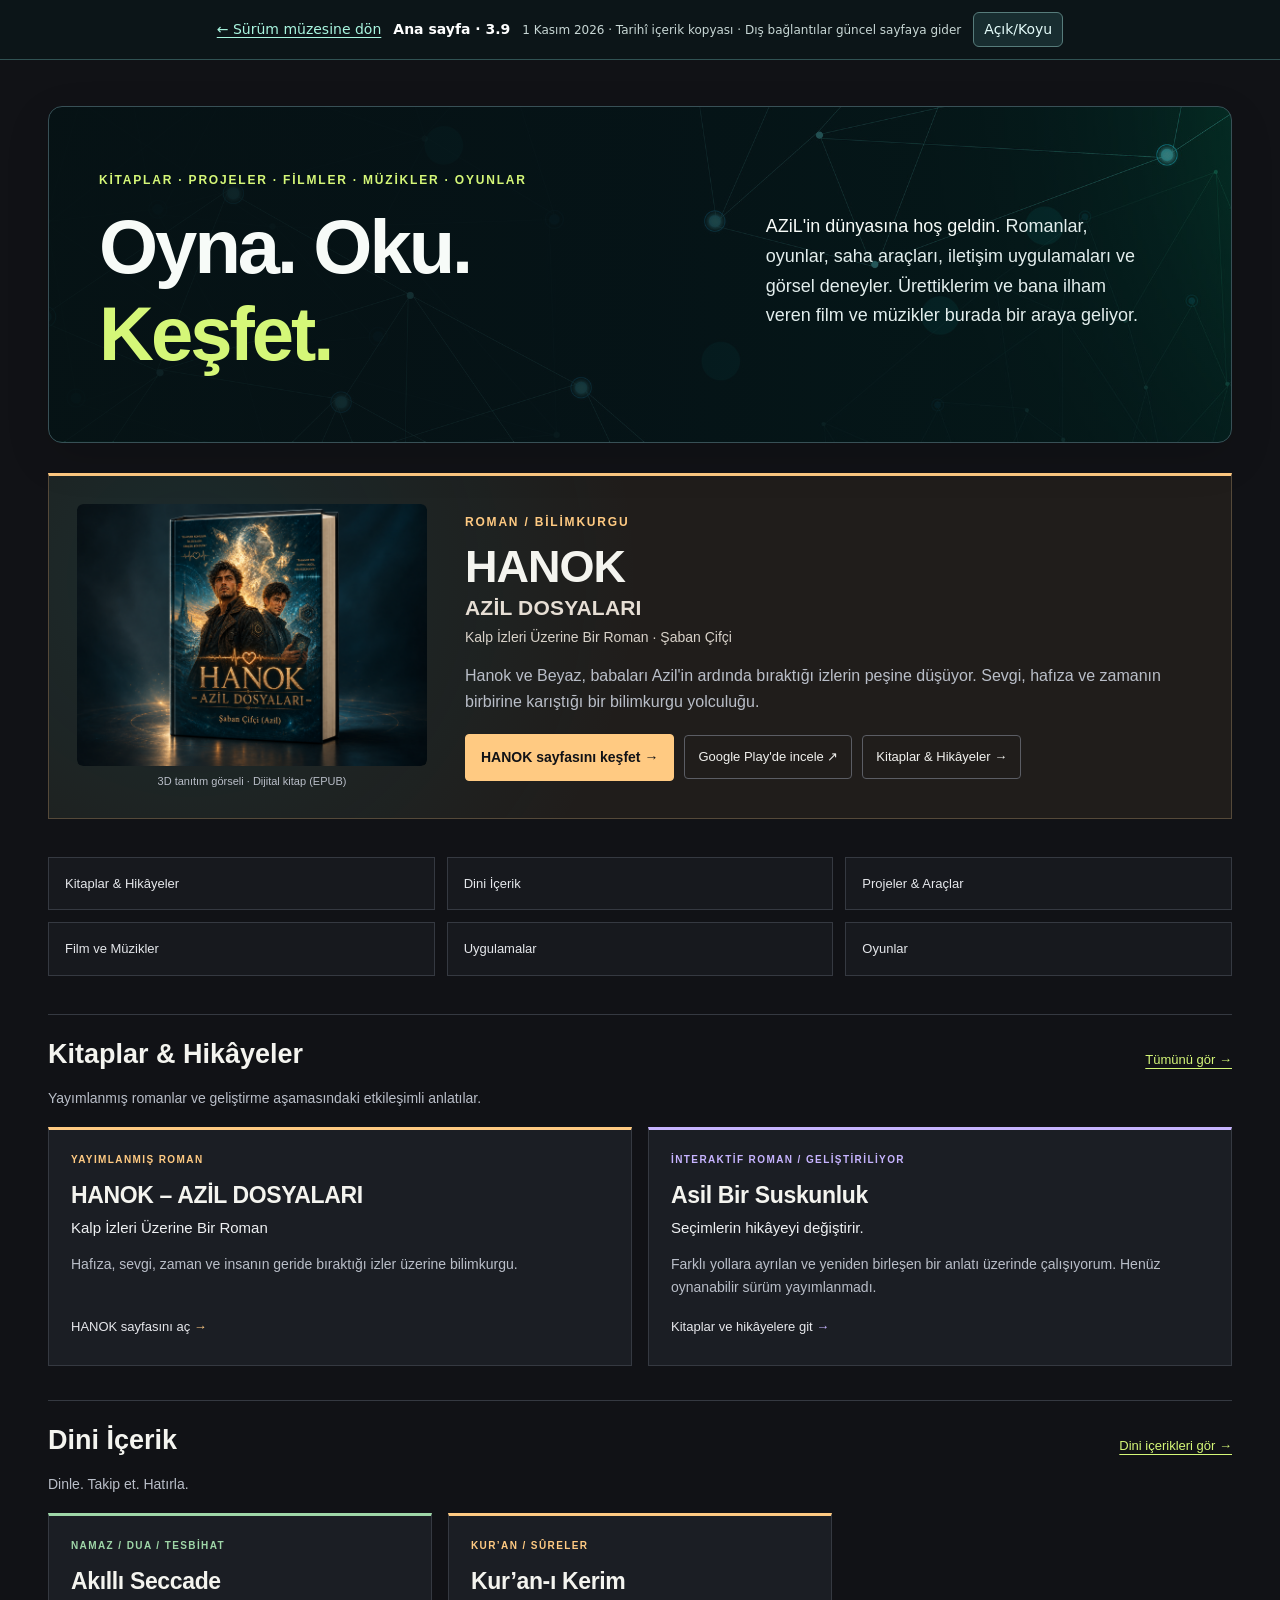
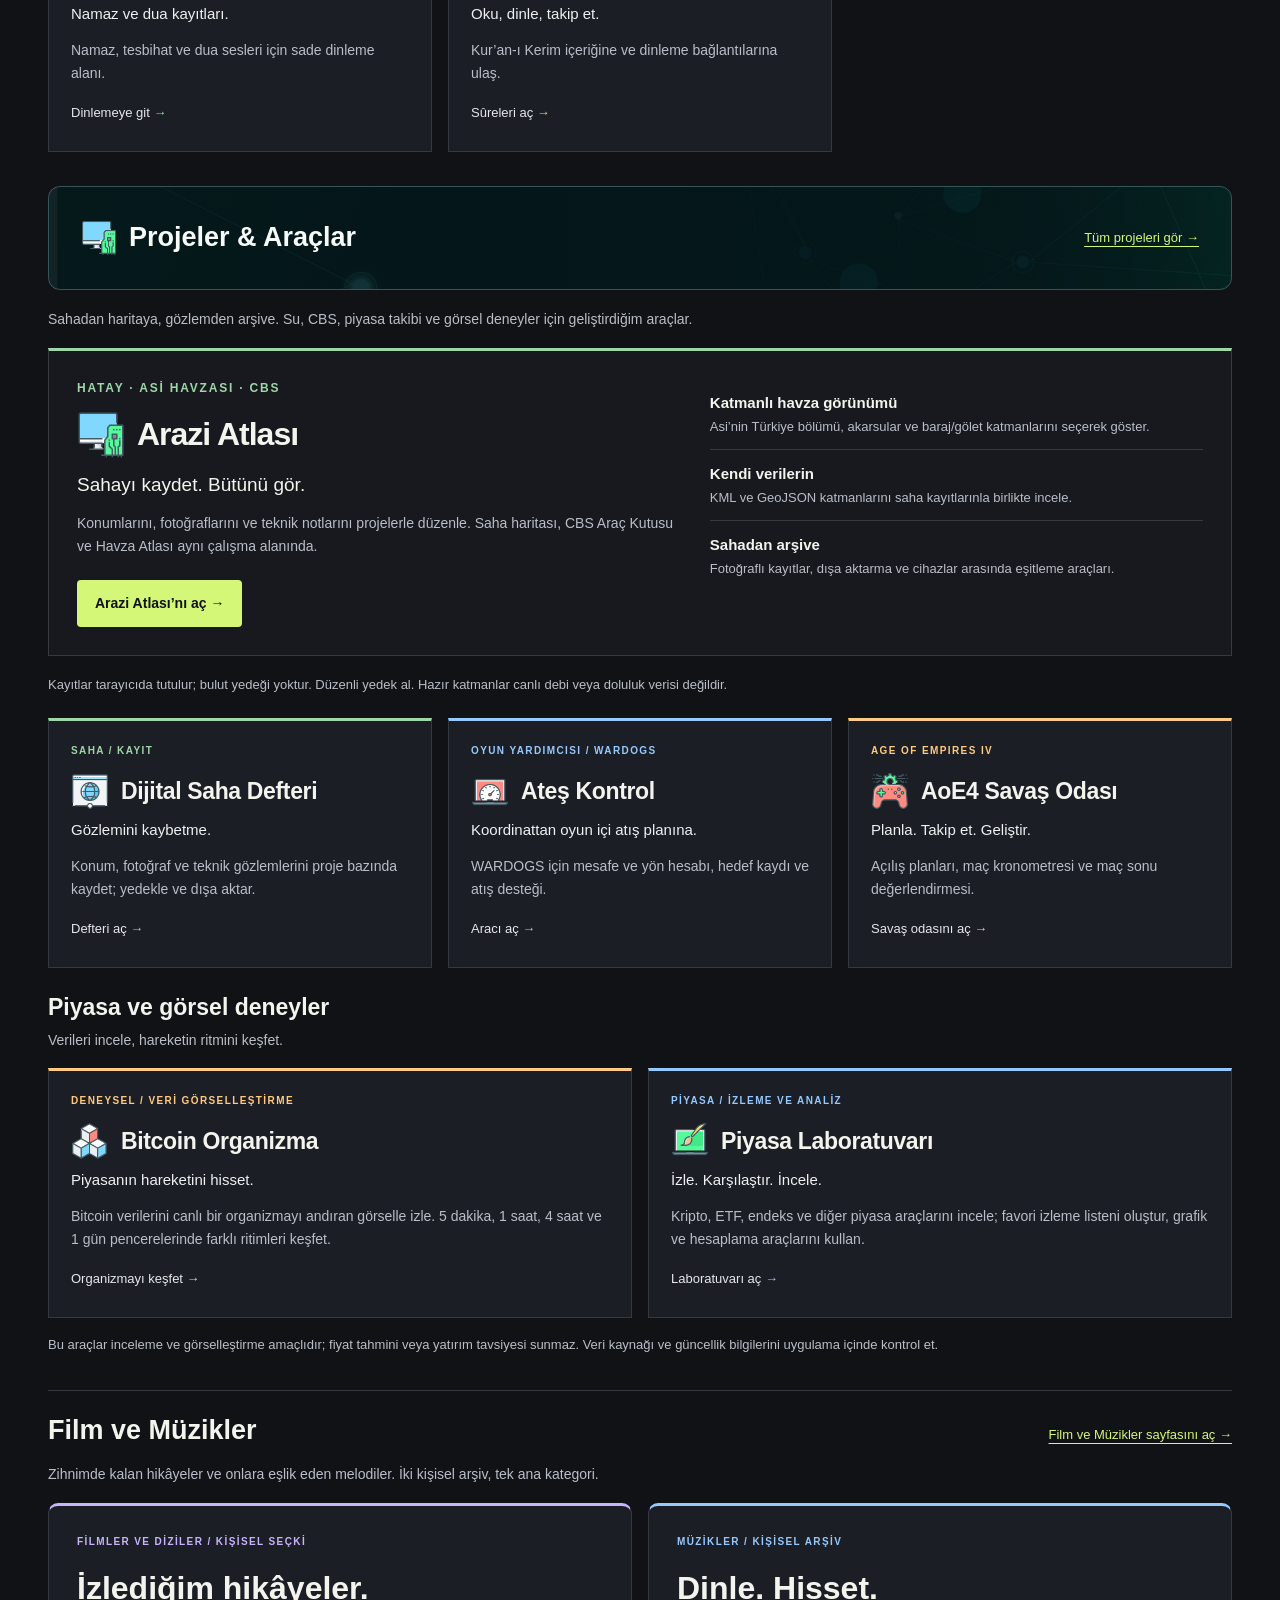
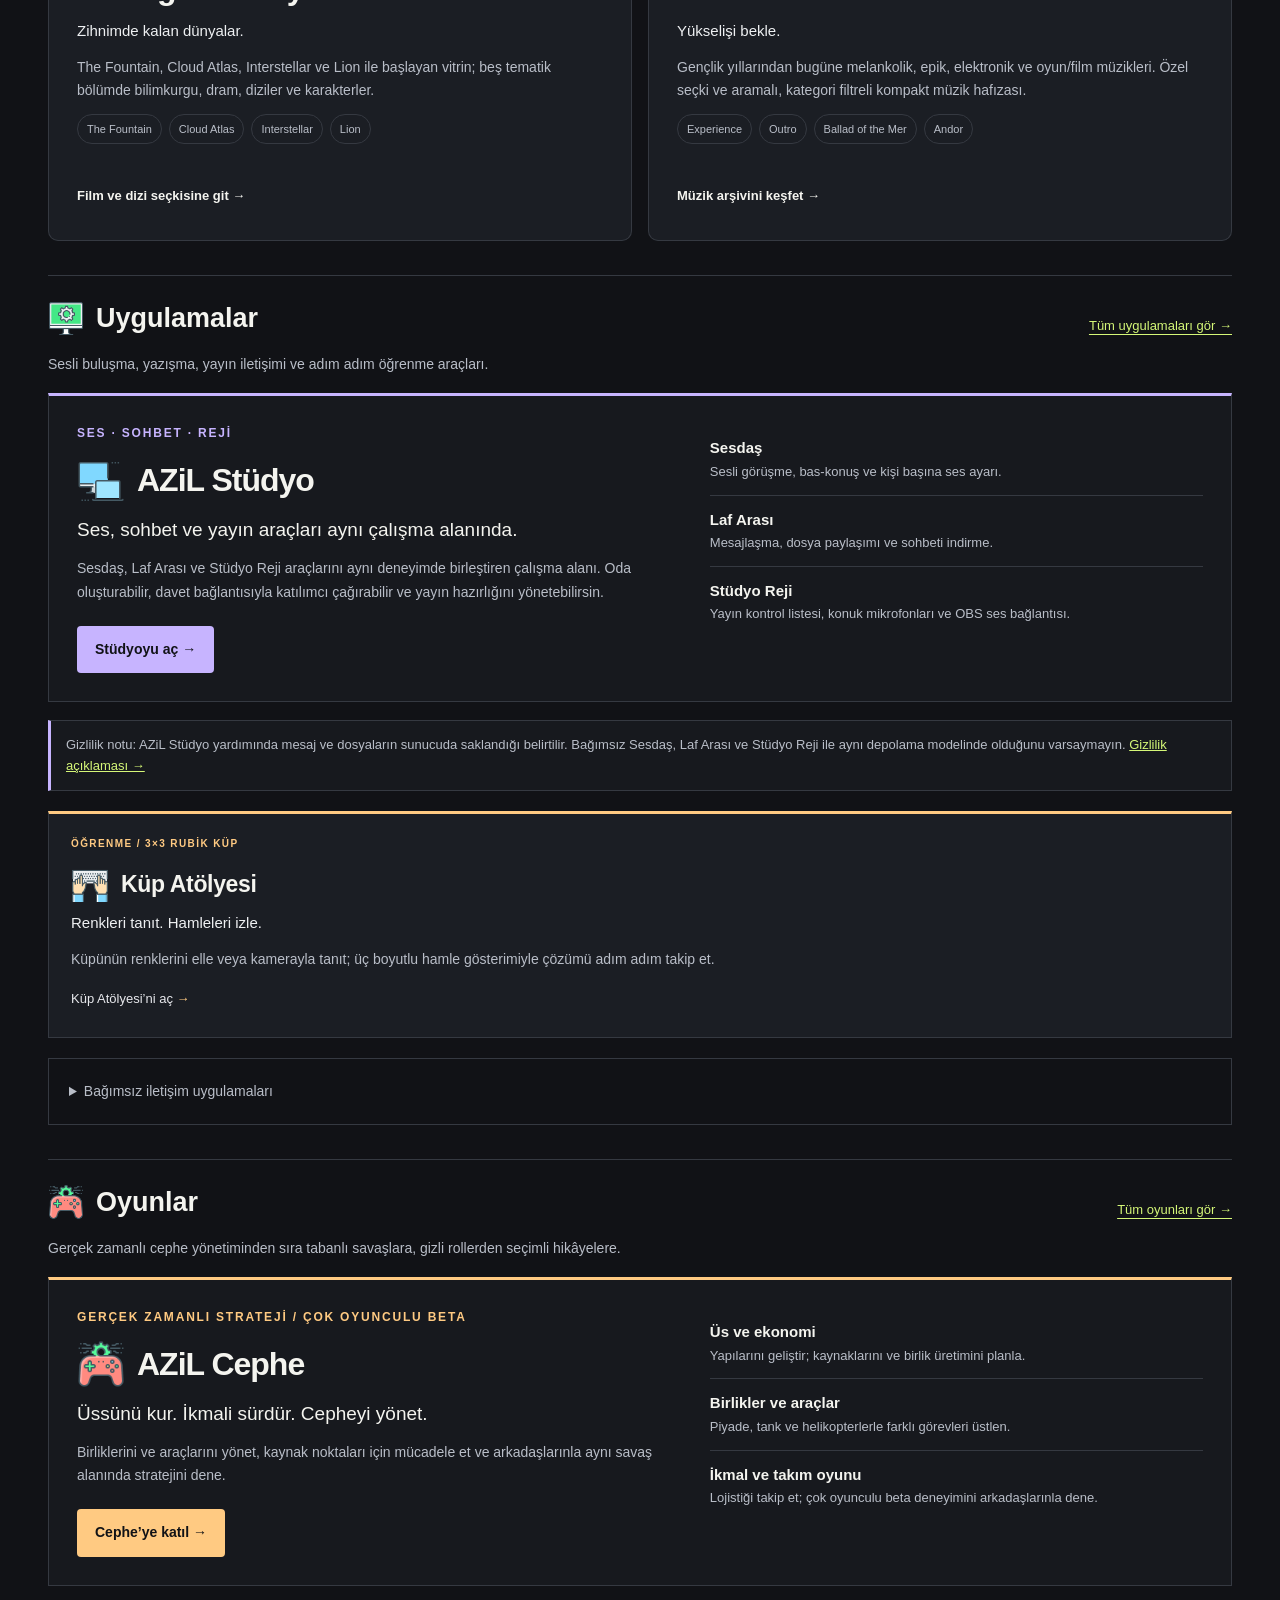
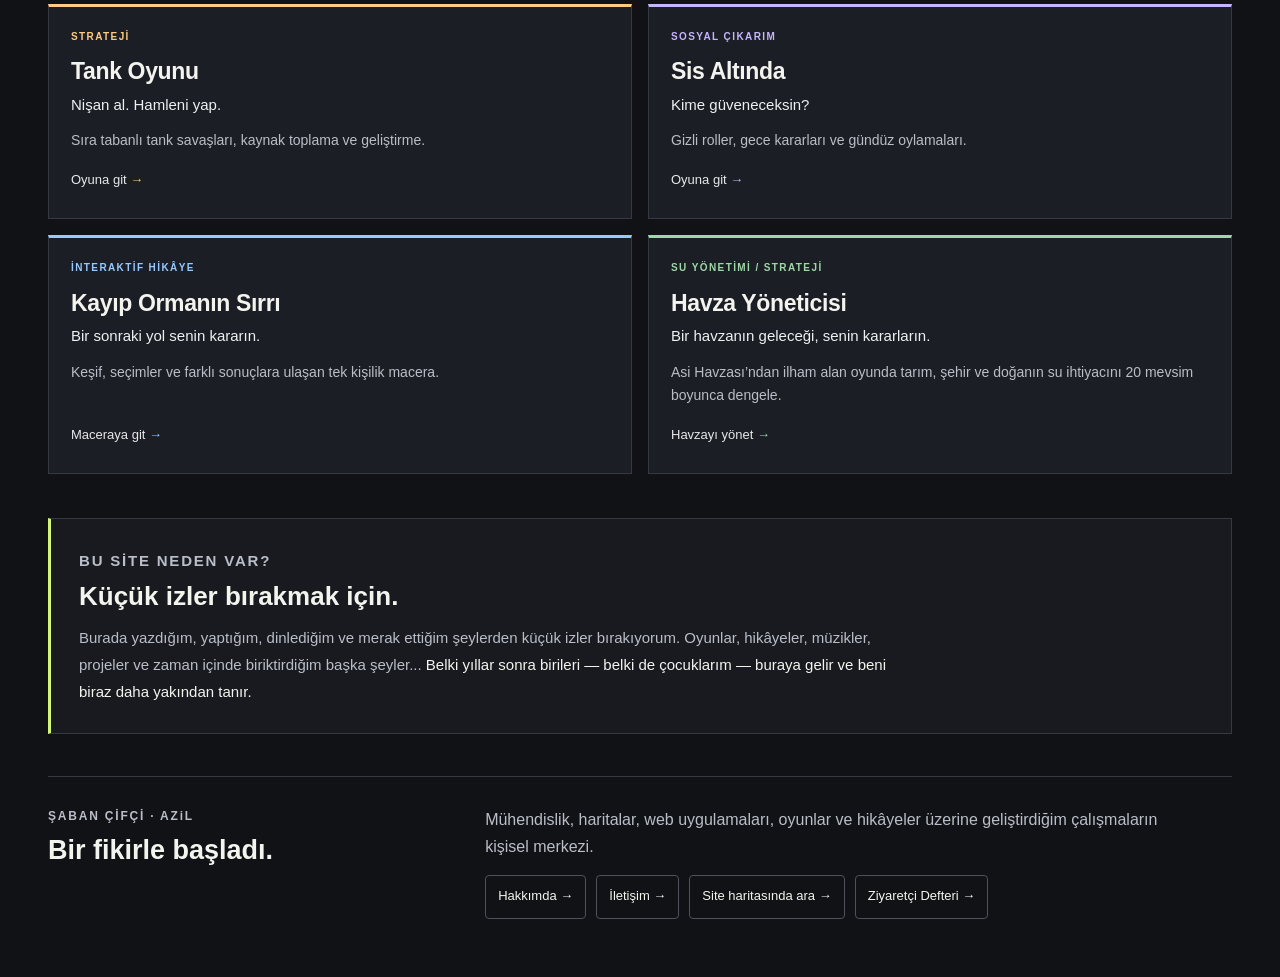
<file: arsiv/ana-sayfa/3.9/index.html>
<!doctype html>
<html lang="tr"><head><meta charset="utf-8"><meta name="viewport" content="width=device-width,initial-scale=1"><meta name="robots" content="noindex,nofollow"><title>Ana sayfa · 3.9 | AZiL Sürüm Müzesi</title>
<style>html{scroll-behavior:smooth}body{margin:0;background:#111216}.az-archive-bar{position:relative;z-index:9999;background:#0c1518;color:#f0f5f3;border-bottom:1px solid #315253;font:14px/1.5 system-ui,Arial,sans-serif;padding:12px 18px;display:flex;align-items:center;justify-content:center;gap:12px;flex-wrap:wrap}.az-archive-bar a{color:#a9f5df;text-decoration:underline;text-underline-offset:3px}.az-archive-bar strong{color:#fff}.az-archive-note{font-size:12px;color:#c8d7d5}.az-archive-theme{font:inherit;border:1px solid #577c7b;background:#182d30;color:#e4fcfa;border-radius:6px;cursor:pointer;padding:6px 10px}body.az-theme-light{background:#eff4f1}@media(max-width:600px){.az-archive-bar{font-size:12px;gap:8px}}</style></head><body class="az-theme-dark"><div class="az-archive-bar" role="note"><a href="https://scazil.github.io/azil-assets/arsiv/">← Sürüm müzesine dön</a><strong>Ana sayfa · 3.9</strong><span class="az-archive-note">1 Kasım 2026 · Tarihî içerik kopyası · Dış bağlantılar güncel sayfaya gider</span><button class="az-archive-theme" type="button" id="az-museum-theme">Açık/Koyu</button></div>
<!-- AZiL 3.8 / ANA SAYFA / 01.11.2026
Tamamini Ana Sayfa > Kaynak Kodu alanina yapistirin.
Bu parca ana sayfa icerigidir; ortak menu, footer ve head ayarlari ayri yonetilir.
--> <style type="text/css">
#az-home{
  --bg:#111216;
  --panel:#1b1e24;
  --panel2:#17191e;
  --line:#353941;
  --text:#f4f4ef;
  --muted:#b9bec8;
  --lime:#d5f778;
  --blue:#96c9ff;
  --violet:#c7b4ff;
  --amber:#ffca82;
  --green:#9fd7a8;
  box-sizing:border-box;
  width:100%;
  max-width:1320px;
  margin:0 auto;
  padding:28px clamp(18px,4vw,48px);
  background:var(--bg);
  color:var(--text);
  font:16px/1.65 Arial,Helvetica,sans-serif;
  text-align:left;
  overflow-wrap:anywhere;
  color-scheme:dark;
}
#az-home *{box-sizing:border-box}
#az-home a{color:inherit;text-decoration:none}
#az-home a:focus-visible{outline:3px solid var(--lime);outline-offset:5px}

#az-home .ah-top{
  display:flex;
  align-items:center;
  justify-content:space-between;
  gap:18px;
  flex-wrap:wrap;
  padding-bottom:22px;
  border-bottom:1px solid var(--line);
}
#az-home .ah-logo{
  font-size:31px;
  line-height:1;
  font-weight:900;
  letter-spacing:-1px;
}
#az-home .ah-logo span{color:var(--lime)}
#az-home .ah-nav{
  display:flex;
  align-items:center;
  gap:18px;
  flex-wrap:wrap;
  font-size:14px;
}
#az-home .ah-nav a{padding:6px 0}
#az-home .ah-nav a:hover{color:var(--lime)}

#az-home .ah-hero{
  display:grid;
  grid-template-columns:1.2fr .8fr;
  gap:40px;
  align-items:end;
  padding:56px 0 44px;
}
#az-home .ah-kicker{
  margin:0 0 12px;
  color:var(--lime);
  font-size:12px;
  font-weight:700;
  letter-spacing:1.8px;
}
#az-home h1,
#az-home h2,
#az-home h3{color:var(--text);line-height:1.15}
#az-home h1{
  margin:0;
  font-size:clamp(42px,6vw,76px);
  letter-spacing:-3px;
}
#az-home h1 span{color:var(--lime)}
#az-home .ah-intro{
  max-width:430px;
  margin:0 0 5px;
  color:var(--muted);
  font-size:18px;
}
#az-home .ah-intro strong{color:var(--text);font-weight:500}


#az-home .ah-book{
  display:grid;
  grid-template-columns:180px minmax(0,1fr);
  gap:30px;
  align-items:center;
  margin:0 0 38px;
  padding:28px;
  background:#201d1b;
  border:1px solid #554939;
  border-top:3px solid var(--amber);
}
#az-home .ah-book-cover{
  display:block;
  width:100%;
  max-width:180px;
}
#az-home .ah-book-cover img{
  display:block;
  width:100%;
  height:auto;
  border:1px solid #4a4540;
  box-shadow:0 14px 34px rgba(0,0,0,.28);
}
#az-home .ah-book .ah-kicker{
  color:var(--amber);
  margin-bottom:8px;
}
#az-home .ah-book h2{
  margin:0 0 6px;
  font-size:clamp(30px,4vw,45px);
  letter-spacing:-1px;
}
#az-home .ah-book h2 span{
  display:block;
  margin-top:3px;
  font-size:21px;
  letter-spacing:.2px;
  color:#e6ded4;
}
#az-home .ah-book-sub{
  margin:0 0 14px;
  color:#d8d2c9;
  font-size:14px;
}
#az-home .ah-book-desc{
  max-width:760px;
  margin:0 0 18px;
  color:var(--muted);
}
#az-home .ah-book-links{
  display:flex;
  flex-wrap:wrap;
  gap:10px;
  align-items:center;
}

#az-home .ah-book-action{
  display:inline-block;
  padding:11px 15px;
  background:var(--amber);
  color:#18140e;
  border:1px solid var(--amber);
  border-radius:4px;
  font-size:14px;
  font-weight:700;
}

#az-home .ah-book-action:hover{
  filter:brightness(1.06);
}

#az-home .ah-book-more{
  display:inline-block;
  margin-left:0;
  padding:10px 13px;
  border:1px solid #5b5d64;
  border-radius:4px;
  color:#f0f0ed;
  font-size:13px;
}

#az-home .ah-book-more:hover{
  border-color:var(--amber);
  color:var(--amber);
}

#az-home .ah-categories{
  display:grid;
  grid-template-columns:repeat(3,minmax(0,1fr));
  gap:12px;
  margin:0 0 38px;
}
#az-home .ah-cat{
  padding:15px 16px;
  border:1px solid var(--line);
  background:var(--panel2);
  color:#e5e7eb;
  font-size:13px;
}
#az-home .ah-cat:hover{
  border-color:#646975;
  background:#1d2026;
}

#az-home .ah-group{
  margin:0 0 34px;
  scroll-margin-top:20px;
}
#az-home .ah-section-head{
  display:flex;
  align-items:end;
  justify-content:space-between;
  gap:18px;
  flex-wrap:wrap;
  padding:24px 0 17px;
  border-top:1px solid var(--line);
}
#az-home .ah-section-head h2{
  margin:0;
  font-size:27px;
}
#az-home .ah-section-head a{
  color:var(--lime);
  font-size:13px;
  text-decoration:underline;
  text-underline-offset:4px;
}
#az-home .ah-group-intro{
  max-width:760px;
  margin:0 0 17px;
  color:var(--muted);
  font-size:14px;
}

#az-home .ah-grid{
  display:grid;
  grid-template-columns:repeat(3,minmax(0,1fr));
  gap:16px;
}
#az-home .ah-card{
  --card-accent:var(--lime);
  display:flex;
  flex-direction:column;
  min-width:0;
  padding:22px;
  background:var(--panel);
  border:1px solid var(--line);
  border-top:3px solid var(--card-accent);
}
#az-home .ah-card.blue{--card-accent:var(--blue)}
#az-home .ah-card.violet{--card-accent:var(--violet)}
#az-home .ah-card.amber{--card-accent:var(--amber)}
#az-home .ah-card.green{--card-accent:var(--green)}
#az-home .ah-card.lime{--card-accent:var(--lime)}

#az-home .ah-label{
  margin:0 0 8px;
  color:var(--card-accent);
  font-size:10px;
  font-weight:700;
  letter-spacing:1.4px;
}
#az-home .ah-card h3{
  margin:5px 0 8px;
  font-size:23px;
  letter-spacing:-.35px;
}
#az-home .ah-tagline{
  margin:0 0 12px;
  color:#eef0f2;
  font-size:15px;
}
#az-home .ah-desc{
  margin:0;
  color:var(--muted);
  font-size:14px;
}
#az-home .ah-card-link{
  display:inline-block;
  margin-top:auto;
  padding-top:17px;
  color:#e7e8ec;
  font-size:13px;
}
#az-home .ah-card-link span{color:var(--card-accent)}


#az-home .ah-legacy{
  margin-top:44px;
  padding:28px;
  background:#181a1f;
  border:1px solid var(--line);
  border-left:3px solid var(--lime);
}
#az-home .ah-legacy .ah-kicker{
  margin-bottom:8px;
}
#az-home .ah-legacy h2{
  margin:0 0 12px;
  font-size:26px;
}
#az-home .ah-legacy p{
  max-width:820px;
  margin:0;
  color:var(--muted);
  font-size:15px;
  line-height:1.8;
}
#az-home .ah-legacy strong{
  color:var(--text);
  font-weight:500;
}

#az-home .ah-about{
  display:grid;
  grid-template-columns:.7fr 1.3fr;
  gap:35px;
  margin-top:42px;
  padding:30px 0;
  border-top:1px solid var(--line);
}
#az-home .ah-about .ah-kicker{margin-bottom:8px}
#az-home .ah-about h2{margin:0;font-size:27px}
#az-home .ah-about p{
  max-width:700px;
  margin:0 0 15px;
  color:var(--muted);
}
#az-home .ah-about-links{
  display:flex;
  gap:10px;
  flex-wrap:wrap;
}
#az-home .ah-small-btn{
  display:inline-block;
  padding:9px 12px;
  border:1px solid #4d515a;
  border-radius:4px;
  font-size:13px;
}
#az-home .ah-small-btn:hover{border-color:var(--lime);color:var(--lime)}

#az-home .ah-foot{
  padding-top:22px;
  border-top:1px solid var(--line);
  color:var(--muted);
  font-size:13px;
}
#az-home .ah-foot-nav{
  display:flex;
  gap:16px;
  flex-wrap:wrap;
  margin-top:8px;
}
#az-home .ah-foot a:hover{color:var(--lime)}

@media(max-width:850px){
  #az-home .ah-hero{grid-template-columns:1fr;gap:20px;padding:42px 0 34px}
  #az-home .ah-intro{max-width:720px}
  #az-home .ah-grid{grid-template-columns:repeat(2,minmax(0,1fr))}
  #az-home .ah-categories{grid-template-columns:repeat(2,minmax(0,1fr))}
  #az-home .ah-about{grid-template-columns:1fr;gap:14px}
}
@media(max-width:680px){
  #az-home .ah-book{grid-template-columns:1fr;padding:22px}
  #az-home .ah-book-cover{width:130px}
}
@media(max-width:560px){
  #az-home{padding:20px 16px}
  #az-home h1{font-size:43px;letter-spacing:-2px}
  #az-home .ah-grid{grid-template-columns:1fr}
  #az-home .ah-categories{grid-template-columns:1fr 1fr}
  #az-home .ah-card{padding:20px}
}

#az-home{overflow-wrap:break-word}
#az-home .ah-group{scroll-margin-top:var(--az-anchor-gap,160px)}
#az-home .ah-grid-two{grid-template-columns:repeat(2,minmax(0,1fr))}
#az-home .ah-feature{display:grid;grid-template-columns:1.1fr .9fr;gap:30px;padding:28px;margin-bottom:18px;border:1px solid var(--line);border-top:3px solid var(--lime);background:var(--panel2)}
#az-home .ah-studio{border-top-color:var(--violet)}
#az-home .ah-studio .ah-kicker{color:var(--violet)}
#az-home .ah-atlas{border-top-color:var(--green)}
#az-home .ah-atlas .ah-kicker{color:var(--green)}
#az-home .ah-feature h3{font-size:32px;margin:0 0 10px;letter-spacing:-1px}
#az-home .ah-feature-lead{color:var(--text);font-size:19px;margin:0 0 12px}
#az-home .ah-primary{display:inline-block;background:var(--lime);color:#111216;padding:12px 18px;margin-top:22px;border-radius:4px;font-size:14px;font-weight:bold}
#az-home .ah-studio .ah-primary{background:var(--violet)}
#az-home .ah-feature-list{list-style:none;padding:0;margin:0}
#az-home .ah-feature-list li{padding:12px 0;border-bottom:1px solid var(--line)}
#az-home .ah-feature-list li:last-child{border-bottom:0}
#az-home .ah-feature-list strong,#az-home .ah-feature-list span{display:block}
#az-home .ah-feature-list strong{font-size:15px;color:var(--text)}
#az-home .ah-feature-list span,#az-home .ah-note,#az-home .ah-previous p{font-size:13px;color:var(--muted)}
#az-home .ah-note{margin:0 0 22px}
#az-home .ah-previous{padding:16px 20px;border:1px solid var(--line)}
#az-home .ah-previous summary{cursor:pointer;font-size:14px;padding:5px 0;color:var(--muted)}
#az-home summary:focus-visible{outline:3px solid var(--lime);outline-offset:4px}
#az-home .ah-card-link{min-height:44px}
@media(max-width:720px){#az-home .ah-feature{grid-template-columns:1fr;gap:18px;padding:22px}}
@media(max-width:560px){#az-home .ah-grid-two{grid-template-columns:1fr}#az-home .ah-feature{padding:20px}#az-home .ah-feature h3{font-size:28px}}


/* AZiL 3.6 / Son kategori duzeni ve tema duzeltmeleri */
#az-home{--book-bg:#201d1b;--book-border:#554939;--book-title:#e6ded4;--book-sub:#d8d2c9;--book-btn:#f0f0ed;--book-btn-border:#5b5d64;--tagline:#eef0f2;--cat-fg:#e5e7eb;--cat-hover:#1d2026;--cardlink:#e7e8ec;--legacy-bg:#181a1f;--action-text:#111216}
#az-home .ah-book{background:var(--book-bg);border-color:var(--book-border);border-top-color:var(--amber)}
#az-home .ah-book h2 span{color:var(--book-title)}#az-home .ah-book-sub{color:var(--book-sub)}
#az-home .ah-book-more{color:var(--book-btn);border-color:var(--book-btn-border)}
#az-home .ah-cat{color:var(--cat-fg)}#az-home .ah-cat:hover{background:var(--cat-hover)}
#az-home .ah-tagline{color:var(--tagline)}#az-home .ah-card-link{color:var(--cardlink)}
#az-home .ah-legacy{background:var(--legacy-bg)}
#az-home .ah-primary{color:var(--action-text)}#az-home .ah-book-action{color:var(--action-text)}
#az-home .ah-cinema-grid{display:grid;grid-template-columns:repeat(2,minmax(0,1fr));gap:16px}
#az-home .ah-cinema-card{display:flex;flex-direction:column;gap:12px;min-width:0;padding:28px;background:var(--panel);border:1px solid var(--line);border-top:3px solid var(--violet);border-radius:10px}
#az-home .ah-cinema-music{border-top-color:var(--blue)}#az-home .ah-cinema-card .ah-label{color:var(--violet)}
#az-home .ah-cinema-music .ah-label{color:var(--blue)}
#az-home .ah-cinema-card h3{margin:0;font-size:clamp(23px,3vw,32px)}
#az-home .ah-cinema-card .ah-tagline{margin:0}#az-home .ah-cinema-card .ah-desc{flex:1}
#az-home .ah-cinema-picks{display:flex;gap:7px;flex-wrap:wrap}
#az-home .ah-cinema-picks span{border:1px solid var(--line);padding:5px 9px;color:var(--muted);font-size:11px;border-radius:20px}
#az-home .ah-cinema-card .ah-card-link{margin-top:12px;color:var(--text);font-weight:bold}
#az-home .ah-studio-storage{margin:4px 0 20px;padding:13px 15px;border:1px solid var(--line);border-left:3px solid var(--violet);background:var(--panel2)}
#az-home .ah-studio-storage a{color:var(--lime);text-decoration:underline}
#az-home .ah-link-check{margin-top:12px;font-size:11px}
body.az-theme-light #az-home,html.az-theme-light #az-home,body[data-theme="light"] #az-home,html[data-theme="light"] #az-home{
 --bg:#f4f7f5;--panel:#ffffff;--panel2:#edf2ee;--line:#d1ddd5;--text:#1c3029;--muted:#53675c;
 --lime:#236f50;--blue:#235e88;--violet:#72529f;--amber:#8b5511;--green:#347a52;
 --book-bg:#fff7ed;--book-border:#e1b581;--book-title:#583c20;--book-sub:#735f4c;--book-btn:#293c31;--book-btn-border:#c9c6bb;
 --tagline:#284034;--cat-fg:#294137;--cat-hover:#e2eee6;--cardlink:#294137;--legacy-bg:#eff3ee;--action-text:#ffffff;color-scheme:light;
}
body.az-theme-light #az-home .ah-primary,html.az-theme-light #az-home .ah-primary{color:#fff}

@media(prefers-color-scheme:light){
 html:not(.az-theme-light):not(.az-theme-dark):not([data-theme="light"]):not([data-theme="dark"]) body:not(.az-theme-light):not(.az-theme-dark):not([data-theme="light"]):not([data-theme="dark"]) #az-home{
 --bg:#f4f7f5;--panel:#ffffff;--panel2:#edf2ee;--line:#d1ddd5;--text:#1c3029;--muted:#53675c;
 --lime:#236f50;--blue:#235e88;--violet:#72529f;--amber:#8b5511;--green:#347a52;
 --book-bg:#fff7ed;--book-border:#e1b581;--book-title:#583c20;--book-sub:#735f4c;--book-btn:#293c31;--book-btn-border:#c9c6bb;
 --tagline:#284034;--cat-fg:#294137;--cat-hover:#e2eee6;--cardlink:#294137;--legacy-bg:#eff3ee;--action-text:#ffffff;color-scheme:light}
}
@media(max-width:750px){#az-home .ah-cinema-grid{grid-template-columns:1fr}}
@media(max-width:490px){#az-home .ah-categories{grid-template-columns:1fr 1fr}#az-home .ah-cinema-card{padding:20px}}

/* AZiL 3.7: yeni kartlar, okunabilir dugmeler ve dar ekran uyumu */
#az-home .ah-hero>* ,#az-home .ah-feature>*{min-width:0}
#az-home h1,#az-home h2,#az-home h3{text-align:left;text-shadow:none}
#az-home a.ah-primary,#az-home a.ah-book-action{color:var(--action-text)!important;min-height:44px}
#az-home .ah-cephe{border-top-color:var(--amber)}
#az-home .ah-cephe .ah-kicker{color:var(--amber)}
#az-home .ah-cephe .ah-primary{background:var(--amber)}
#az-home .ah-subhead{margin:26px 0 16px}
#az-home .ah-subhead h3{font-size:23px;margin:0 0 8px}
#az-home .ah-subhead p{margin:0;color:var(--muted);font-size:14px}
#az-home .ah-market-note{margin:16px 0 0}
#az-home .ah-cube-grid{grid-template-columns:1fr;margin:20px 0}
#az-home .ah-cube-grid .ah-desc{max-width:780px}
#az-home .ah-small-btn{min-height:44px}

/* ====================================================================
   AZiL 3.8 / ENVATO GORSEL ENTEGRASYONU / 01.11.2026
   GitHub Pages: scAzil/azil-assets. Bileşenler #az-home ile sınırlandırıldı.
   Mevcut HTML, menu, HANOK vitrini ve acik/koyu tema davranisi korunur.
   ==================================================================== */
#az-home .ah-hero{
  position:relative;
  isolation:isolate;
  min-height:318px;
  margin:18px 0 30px;
  padding:clamp(35px,5vw,66px) clamp(22px,4vw,50px);
  align-items:center;
  gap:clamp(22px,4vw,44px);
  overflow:hidden;
  border:1px solid #385056;
  border-radius:14px;
  background-color:#07171a;
  background-image:linear-gradient(90deg,rgba(6,17,20,.96) 0%,rgba(6,18,22,.82) 51%,rgba(6,24,24,.54) 100%),url("https://scazil.github.io/azil-assets/assets/backgrounds/azil-ana-sayfa-hero.jpg");
  background-position:center;
  background-size:cover;
  background-repeat:no-repeat;
  box-shadow:0 15px 45px rgba(0,0,0,.12);
}
/* Giris her temada koyu goruntulendigi icin metni her zaman acik tut. */
#az-home .ah-hero h1,
#az-home .ah-hero .ah-intro,
#az-home .ah-hero .ah-intro strong{color:#f7fbf8}
#az-home .ah-hero h1 span,
#az-home .ah-hero .ah-kicker{color:#d5f778}
#az-home .ah-hero .ah-intro{max-width:380px;color:#e3eeed}
/* Projeler ve Araclar basligina ikinci Envato arka planini uygula. */
#az-home #ah-tools .ah-section-head{
  min-height:104px;
  margin-bottom:18px;
  padding:22px clamp(18px,3vw,32px);
  align-items:center;
  border:1px solid #345659;
  border-radius:12px;
  background-color:#092123;
  background-image:linear-gradient(90deg,rgba(5,22,25,.95),rgba(5,22,25,.68)),url("https://scazil.github.io/azil-assets/assets/backgrounds/azil-projeler-banner.jpg");
  background-size:cover;
  background-position:center;
}
#az-home #ah-tools .ah-section-head h2{color:#f7fbf8}
#az-home #ah-tools .ah-section-head a{color:#d5f778}
/* Ikonlar semantik baslik metinlerinin yaninda dekoratif kullanilir. */
#az-home .ah-section-head h2.ah-with-icon,
#az-home .ah-feature h3.ah-with-icon,
#az-home .ah-card h3.ah-with-icon{
  display:flex;
  align-items:center;
  gap:12px;
  min-width:0;
}
#az-home .ah-section-head .ah-visual-icon,
#az-home .ah-feature .ah-visual-icon,
#az-home .ah-card .ah-visual-icon{
  display:block;
  flex:none;
  width:36px;
  height:36px;
  object-fit:contain;
  border:0;
  background:transparent;
}
#az-home .ah-feature .ah-visual-icon{width:48px;height:48px}
#az-home .ah-card .ah-visual-icon{width:38px;height:38px}
@media(max-width:850px){
  #az-home .ah-hero{min-height:300px;gap:16px;align-items:start}
  #az-home .ah-hero .ah-intro{max-width:680px}
}
@media(max-width:600px){
  #az-home .ah-hero{
    min-height:0;
    padding:35px 23px;
    margin-top:10px;
    margin-bottom:27px;
    border-radius:10px;
    background-image:linear-gradient(180deg,rgba(5,16,20,.93),rgba(5,20,23,.72)),url("https://scazil.github.io/azil-assets/assets/backgrounds/azil-ana-sayfa-mobil.jpg");
    background-position:center;
  }
  #az-home .ah-hero h1{font-size:clamp(38px,10vw,52px)}
  #az-home #ah-tools .ah-section-head{padding:19px 17px}
  #az-home .ah-section-head .ah-visual-icon{width:30px;height:30px}
  #az-home .ah-feature .ah-visual-icon{width:39px;height:39px}
  #az-home .ah-card .ah-visual-icon{width:34px;height:34px}
}


/* AZiL 3.9 / HANOK 3D kitap vitrini - mevcut tema ve islevler korunur. */
#az-home .ah-book{
  grid-template-columns:minmax(240px,350px) minmax(0,1fr);
  gap:clamp(18px,3.4vw,38px);
  background:radial-gradient(circle at 12% 30%,rgba(0,125,145,.15),transparent 42%),var(--book-bg);
}
#az-home .ah-book-visual{min-width:0;max-width:350px;width:100%;margin:0 auto;}
#az-home .ah-book-cover{width:100%;max-width:none;overflow:hidden;border-radius:6px;}
#az-home .ah-book-cover img{display:block;width:100%;height:auto;border:0;border-radius:6px;box-shadow:0 12px 32px rgba(0,0,0,.20);}
#az-home .ah-mockup-note{margin:8px 0 0;color:var(--muted);font-size:11px;line-height:1.45;text-align:center;}
@media(max-width:850px){#az-home .ah-book{grid-template-columns:minmax(200px,280px) minmax(0,1fr);gap:20px}}
@media(max-width:680px){
  #az-home .ah-book{grid-template-columns:minmax(0,1fr);gap:18px;}
  #az-home .ah-book-visual{max-width:350px;margin:0 auto;}
  #az-home .ah-book-cover{width:100%;max-width:none;}
}
@media(prefers-reduced-motion:no-preference){#az-home .ah-book-cover img{transition:transform .24s ease}#az-home .ah-book-cover:hover img{transform:scale(1.015)}}
</style> <section aria-label="AZiL ana sayfa" id="az-home" lang="tr">
<div class="ah-hero">
<div>
<p class="ah-kicker">KİTAPLAR &middot; PROJELER &middot; FİLMLER &middot; M&Uuml;ZİKLER &middot; OYUNLAR</p>
<h1>Oyna. Oku.<br />
<span>Keşfet.</span></h1>
</div>
<p class="ah-intro"><strong>AZiL'in d&uuml;nyasına hoş geldin. </strong>Romanlar, oyunlar, saha ara&ccedil;ları, iletişim uygulamaları ve g&ouml;rsel deneyler. &Uuml;rettiklerim ve bana ilham veren film ve m&uuml;zikler burada bir araya geliyor.</p>
</div>
<!-- ONE CIKAN KITAP --> <section aria-labelledby="ah-book-title" class="ah-book"> <div class="ah-book-visual">
<a aria-label="HANOK - AZİL DOSYALARI &ouml;zel sayfasını a&ccedil;" class="ah-book-cover" href="https://sbncifci.tr.gg/Hanok.htm"><img src="https://scazil.github.io/azil-assets/assets/hanok/Hanok.png" width="1448" height="1086" fetchpriority="high" decoding="async" alt="HANOK - AZİL DOSYALARI romanının üç boyutlu tanıtım kitap maketi" /></a>
<p class="ah-mockup-note">3D tanıtım g&ouml;rseli &middot; Dijital kitap (EPUB)</p>
</div>
<div>
<p class="ah-kicker">ROMAN / BİLİMKURGU</p>
<h2 id="ah-book-title">HANOK       <span>AZİL DOSYALARI</span></h2>
<p class="ah-book-sub">Kalp İzleri &Uuml;zerine Bir Roman &middot; Şaban &Ccedil;if&ccedil;i</p>
<p class="ah-book-desc">Hanok ve Beyaz, babaları Azil'in ardında bıraktığı izlerin peşine d&uuml;ş&uuml;yor.       Sevgi, hafıza ve zamanın birbirine karıştığı bir bilimkurgu yolculuğu.</p>
<div class="ah-book-links"><a class="ah-book-action" href="https://sbncifci.tr.gg/Hanok.htm">HANOK sayfasını keşfet &rarr;</a> <a class="ah-book-more" href="https://play.google.com/store/books/details?id=sgnWEQAAQBAJ" rel="noopener noreferrer" target="_blank">Google Play'de incele ↗</a> <a class="ah-book-more" href="https://sbncifci.tr.gg/Kitaplar-ve-Hikayeler.htm">Kitaplar &amp; Hik&acirc;yeler &rarr;</a></div>
</div>
</section> <nav aria-label="Ana kategoriler" class="ah-categories"><a class="ah-cat" href="#ah-books">Kitaplar &amp; Hik&acirc;yeler</a><a class="ah-cat" href="#ah-faith">Dini İ&ccedil;erik</a><a class="ah-cat" href="#ah-tools">Projeler &amp; Ara&ccedil;lar</a><a class="ah-cat" href="#ah-cinema">Film ve M&uuml;zikler</a><a class="ah-cat" href="#ah-apps">Uygulamalar</a><a class="ah-cat" href="#ah-games">Oyunlar</a></nav> <!-- OYUNLAR -->  <!-- UYGULAMALAR -->  <!-- PROJELER -->  <!-- DINI ICERIK -->  <!-- MUZIKLER -->  <!-- KITAPLAR -->  <section aria-labelledby="ah-books-title" class="ah-group" id="ah-books">
<div class="ah-section-head">
<h2 id="ah-books-title">Kitaplar &amp; Hik&acirc;yeler</h2>
<a href="https://sbncifci.tr.gg/Kitaplar-ve-Hikayeler.htm">T&uuml;m&uuml;n&uuml; g&ouml;r &rarr;</a></div>
<p class="ah-group-intro">Yayımlanmış romanlar ve geliştirme aşamasındaki etkileşimli anlatılar.</p>
<div class="ah-grid ah-grid-two"><article class="ah-card amber">
<p class="ah-label">YAYIMLANMIŞ ROMAN</p>
<h3>HANOK &ndash; AZİL DOSYALARI</h3>
<p class="ah-tagline">Kalp İzleri &Uuml;zerine Bir Roman</p>
<p class="ah-desc">Hafıza, sevgi, zaman ve insanın geride bıraktığı izler &uuml;zerine bilimkurgu.</p>
<a class="ah-card-link" href="https://sbncifci.tr.gg/Hanok.htm">HANOK sayfasını a&ccedil; <span>&rarr;</span></a> </article> <article class="ah-card violet">
<p class="ah-label">İNTERAKTİF ROMAN / GELİŞTİRİLİYOR</p>
<h3>Asil Bir Suskunluk</h3>
<p class="ah-tagline">Se&ccedil;imlerin hik&acirc;yeyi değiştirir.</p>
<p class="ah-desc">Farklı yollara ayrılan ve yeniden birleşen bir anlatı &uuml;zerinde &ccedil;alışıyorum. Hen&uuml;z oynanabilir s&uuml;r&uuml;m yayımlanmadı.</p>
<a class="ah-card-link" href="https://sbncifci.tr.gg/Kitaplar-ve-Hikayeler.htm">Kitaplar ve hik&acirc;yelere git <span>&rarr;</span></a> </article></div>
</section><section aria-labelledby="ah-faith-title" class="ah-group" id="ah-faith">
<div class="ah-section-head">
<h2 id="ah-faith-title">Dini İ&ccedil;erik</h2>
<a href="https://sbncifci.tr.gg/Dini-icerikler.htm">Dini i&ccedil;erikleri g&ouml;r &rarr;</a></div>
<p class="ah-group-intro">Dinle. Takip et. Hatırla.</p>
<div class="ah-grid"><article class="ah-card green">
<p class="ah-label">NAMAZ / DUA / TESBİHAT</p>
<h3>Akıllı Seccade</h3>
<p class="ah-tagline">Namaz ve dua kayıtları.</p>
<p class="ah-desc">Namaz, tesbihat ve dua sesleri i&ccedil;in sade dinleme alanı.</p>
<a class="ah-card-link" href="https://sbncifci.tr.gg/Namaz.htm">Dinlemeye git <span>&rarr;</span></a> </article> <article class="ah-card amber">
<p class="ah-label">KUR&rsquo;AN / S&Ucirc;RELER</p>
<h3>Kur&rsquo;an-ı Kerim</h3>
<p class="ah-tagline">Oku, dinle, takip et.</p>
<p class="ah-desc">Kur&rsquo;an-ı Kerim i&ccedil;eriğine ve dinleme bağlantılarına ulaş.</p>
<a class="ah-card-link" href="https://sbncifci.tr.gg/Sureler.htm">S&ucirc;releri a&ccedil; <span>&rarr;</span></a> </article></div>
</section><section aria-labelledby="ah-tools-title" class="ah-group" id="ah-tools">
<div class="ah-section-head">
<h2 class="ah-with-icon" id="ah-tools-title"><img class="ah-visual-icon" alt="" aria-hidden="true" loading="lazy" decoding="async" width="48" height="48" src="https://scazil.github.io/azil-assets/assets/icons/azil-ikon-projeler.png" />Projeler &amp; Ara&ccedil;lar</h2>
<a href="https://sbncifci.tr.gg/Projeler-ve-Araclar.htm">T&uuml;m projeleri g&ouml;r &rarr;</a></div>
<p class="ah-group-intro">Sahadan haritaya, g&ouml;zlemden arşive. Su, CBS, piyasa takibi ve g&ouml;rsel deneyler i&ccedil;in geliştirdiğim ara&ccedil;lar.</p>
<article class="ah-feature ah-atlas">
<div>
<p class="ah-kicker">HATAY &middot; ASİ HAVZASI &middot; CBS</p>
<h3 class="ah-with-icon"><img class="ah-visual-icon" alt="" aria-hidden="true" loading="lazy" decoding="async" width="48" height="48" src="https://scazil.github.io/azil-assets/assets/icons/azil-ikon-projeler.png" />Arazi Atlası</h3>
<p class="ah-feature-lead">Sahayı kaydet. B&uuml;t&uuml;n&uuml; g&ouml;r.</p>
<p class="ah-desc">Konumlarını, fotoğraflarını ve teknik notlarını projelerle d&uuml;zenle. Saha haritası, CBS Ara&ccedil; Kutusu ve Havza Atlası aynı &ccedil;alışma alanında.</p>
<a class="ah-primary" href="https://sbncifci.tr.gg/Arazi-Atlasi.htm">Arazi Atlası&rsquo;nı a&ccedil; &rarr;</a></div>
<ul class="ah-feature-list">
    <li><strong>Katmanlı havza g&ouml;r&uuml;n&uuml;m&uuml;</strong><span>Asi&rsquo;nin T&uuml;rkiye b&ouml;l&uuml;m&uuml;, akarsular ve baraj/g&ouml;let katmanlarını se&ccedil;erek g&ouml;ster.</span></li>
    <li><strong>Kendi verilerin</strong><span>KML ve GeoJSON katmanlarını saha kayıtlarınla birlikte incele.</span></li>
    <li><strong>Sahadan arşive</strong><span>Fotoğraflı kayıtlar, dışa aktarma ve cihazlar arasında eşitleme ara&ccedil;ları.</span></li>
</ul>
</article>
<p class="ah-note">Kayıtlar tarayıcıda tutulur; bulut yedeği yoktur. D&uuml;zenli yedek al. Hazır katmanlar canlı debi veya doluluk verisi değildir.</p>
<div class="ah-grid"><article class="ah-card green">
<p class="ah-label">SAHA / KAYIT</p>
<h3 class="ah-with-icon"><img class="ah-visual-icon" alt="" aria-hidden="true" loading="lazy" decoding="async" width="48" height="48" src="https://scazil.github.io/azil-assets/assets/icons/azil-ikon-web.png" />Dijital Saha Defteri</h3>
<p class="ah-tagline">G&ouml;zlemini kaybetme.</p>
<p class="ah-desc">Konum, fotoğraf ve teknik g&ouml;zlemlerini proje bazında kaydet; yedekle ve dışa aktar.</p>
<a class="ah-card-link" href="https://sbncifci.tr.gg/Dijital-Saha-Defteri.htm">Defteri a&ccedil; <span>&rarr;</span></a></article><article class="ah-card blue">
<p class="ah-label">OYUN YARDIMCISI / WARDOGS</p>
<h3 class="ah-with-icon"><img class="ah-visual-icon" alt="" aria-hidden="true" loading="lazy" decoding="async" width="48" height="48" src="https://scazil.github.io/azil-assets/assets/icons/azil-ikon-performans.png" />Ateş Kontrol</h3>
<p class="ah-tagline">Koordinattan oyun i&ccedil;i atış planına.</p>
<p class="ah-desc">WARDOGS i&ccedil;in mesafe ve y&ouml;n hesabı, hedef kaydı ve atış desteği.</p>
<a class="ah-card-link" href="https://sbncifci.tr.gg/WARDOGS-Ates-Kontrol-Paneli.htm">Aracı a&ccedil; <span>&rarr;</span></a></article><article class="ah-card amber">
<p class="ah-label">AGE OF EMPIRES IV</p>
<h3 class="ah-with-icon"><img class="ah-visual-icon" alt="" aria-hidden="true" loading="lazy" decoding="async" width="48" height="48" src="https://scazil.github.io/azil-assets/assets/icons/azil-ikon-oyunlar.png" />AoE4 Savaş Odası</h3>
<p class="ah-tagline">Planla. Takip et. Geliştir.</p>
<p class="ah-desc">A&ccedil;ılış planları, ma&ccedil; kronometresi ve ma&ccedil; sonu değerlendirmesi.</p>
<a class="ah-card-link" href="https://sbncifci.tr.gg/AoE4-Savas-Odasi.htm">Savaş odasını a&ccedil; <span>&rarr;</span></a></article></div>
<div class="ah-subhead">
<h3>Piyasa ve g&ouml;rsel deneyler</h3>
<p>Verileri incele, hareketin ritmini keşfet.</p>
</div>
<div class="ah-grid ah-grid-two"><article class="ah-card amber">
<p class="ah-label">DENEYSEL / VERİ G&Ouml;RSELLEŞTİRME</p>
<h3 class="ah-with-icon"><img class="ah-visual-icon" alt="" aria-hidden="true" loading="lazy" decoding="async" width="48" height="48" src="https://scazil.github.io/azil-assets/assets/icons/azil-ikon-bitcoin.png" />Bitcoin Organizma</h3>
<p class="ah-tagline">Piyasanın hareketini hisset.</p>
<p class="ah-desc">Bitcoin verilerini canlı bir organizmayı andıran g&ouml;rselle izle. 5 dakika, 1 saat, 4 saat ve 1 g&uuml;n pencerelerinde farklı ritimleri keşfet.</p>
<a class="ah-card-link" href="https://sbncifci.tr.gg/Bitcoin.htm">Organizmayı keşfet <span aria-hidden="true">&rarr;</span></a></article><article class="ah-card blue">
<p class="ah-label">PİYASA / İZLEME VE ANALİZ</p>
<h3 class="ah-with-icon"><img class="ah-visual-icon" alt="" aria-hidden="true" loading="lazy" decoding="async" width="48" height="48" src="https://scazil.github.io/azil-assets/assets/icons/azil-ikon-grafik.png" />Piyasa Laboratuvarı</h3>
<p class="ah-tagline">İzle. Karşılaştır. İncele.</p>
<p class="ah-desc">Kripto, ETF, endeks ve diğer piyasa ara&ccedil;larını incele; favori izleme listeni oluştur, grafik ve hesaplama ara&ccedil;larını kullan.</p>
<a class="ah-card-link" href="https://sbncifci.tr.gg/Piyasa-Laboratuvari.htm">Laboratuvarı a&ccedil; <span aria-hidden="true">&rarr;</span></a></article></div>
<p class="ah-note ah-market-note">Bu ara&ccedil;lar inceleme ve g&ouml;rselleştirme ama&ccedil;lıdır; fiyat tahmini veya yatırım tavsiyesi sunmaz. Veri kaynağı ve g&uuml;ncellik bilgilerini uygulama i&ccedil;inde kontrol et.</p>
</section><section aria-labelledby="ah-cinema-title" class="ah-group" id="ah-cinema">
<div class="ah-section-head">
<h2 id="ah-cinema-title">Film ve M&uuml;zikler</h2>
<a href="https://sbncifci.tr.gg/Film-ve-Muzikler.htm">Film ve M&uuml;zikler sayfasını a&ccedil; &rarr;</a></div>
<p class="ah-group-intro">Zihnimde kalan hik&acirc;yeler ve onlara eşlik eden melodiler. İki kişisel arşiv, tek ana kategori.</p>
<div class="ah-cinema-grid"><article class="ah-cinema-card ah-cinema-film">
<p class="ah-label">FİLMLER VE DİZİLER / KİŞİSEL SE&Ccedil;Kİ</p>
<h3>İzlediğim hik&acirc;yeler.</h3>
<p class="ah-tagline">Zihnimde kalan d&uuml;nyalar.</p>
<p class="ah-desc">The Fountain, Cloud Atlas, Interstellar ve Lion ile başlayan vitrin; beş tematik b&ouml;l&uuml;mde bilimkurgu, dram, diziler ve karakterler.</p>
<div class="ah-cinema-picks"><span>The Fountain</span><span>Cloud Atlas</span><span>Interstellar</span><span>Lion</span></div>
<a class="ah-card-link" href="https://sbncifci.tr.gg/Filmler.htm">Film ve dizi se&ccedil;kisine git <span>&rarr;</span></a></article> <article class="ah-cinema-card ah-cinema-music">
<p class="ah-label">M&Uuml;ZİKLER / KİŞİSEL ARŞİV</p>
<h3>Dinle. Hisset.</h3>
<p class="ah-tagline">Y&uuml;kselişi bekle.</p>
<p class="ah-desc">Gen&ccedil;lik yıllarından bug&uuml;ne melankolik, epik, elektronik ve oyun/film m&uuml;zikleri. &Ouml;zel se&ccedil;ki ve aramalı, kategori filtreli kompakt m&uuml;zik hafızası.</p>
<div class="ah-cinema-picks"><span>Experience</span><span>Outro</span><span>Ballad of the Mer</span><span>Andor</span></div>
<a class="ah-card-link" href="https://sbncifci.tr.gg/Muzikler.htm">M&uuml;zik arşivini keşfet <span>&rarr;</span></a></article></div>
</section><section aria-labelledby="ah-apps-title" class="ah-group" id="ah-apps">
<div class="ah-section-head">
<h2 class="ah-with-icon" id="ah-apps-title"><img class="ah-visual-icon" alt="" aria-hidden="true" loading="lazy" decoding="async" width="48" height="48" src="https://scazil.github.io/azil-assets/assets/icons/azil-ikon-uygulamalar.png" />Uygulamalar</h2>
<a href="https://sbncifci.tr.gg/Uygulamalar.htm">T&uuml;m uygulamaları g&ouml;r &rarr;</a></div>
<p class="ah-group-intro">Sesli buluşma, yazışma, yayın iletişimi ve adım adım &ouml;ğrenme ara&ccedil;ları.</p>
<article class="ah-feature ah-studio">
<div>
<p class="ah-kicker">SES &middot; SOHBET &middot; REJİ</p>
<h3 class="ah-with-icon"><img class="ah-visual-icon" alt="" aria-hidden="true" loading="lazy" decoding="async" width="48" height="48" src="https://scazil.github.io/azil-assets/assets/icons/azil-ikon-azil-studyo.png" />AZiL St&uuml;dyo</h3>
<p class="ah-feature-lead">Ses, sohbet ve yayın ara&ccedil;ları aynı &ccedil;alışma alanında.</p>
<p class="ah-desc">Sesdaş, Laf Arası ve St&uuml;dyo Reji ara&ccedil;larını aynı deneyimde birleştiren &ccedil;alışma alanı. Oda oluşturabilir, davet bağlantısıyla katılımcı &ccedil;ağırabilir ve yayın hazırlığını y&ouml;netebilirsin.</p>
<a class="ah-primary" href="https://sbncifci.tr.gg/Studyo.htm">St&uuml;dyoyu a&ccedil; &rarr;</a></div>
<ul class="ah-feature-list">
    <li><strong>Sesdaş</strong><span>Sesli g&ouml;r&uuml;şme, bas-konuş ve kişi başına ses ayarı.</span></li>
    <li><strong>Laf Arası</strong><span>Mesajlaşma, dosya paylaşımı ve sohbeti indirme.</span></li>
    <li><strong>St&uuml;dyo Reji</strong><span>Yayın kontrol listesi, konuk mikrofonları ve OBS ses bağlantısı.</span></li>
</ul>
</article>
<p class="ah-note ah-studio-storage">Gizlilik notu: AZiL St&uuml;dyo yardımında mesaj ve dosyaların sunucuda saklandığı belirtilir. Bağımsız Sesdaş, Laf Arası ve St&uuml;dyo Reji ile aynı depolama modelinde olduğunu varsaymayın. <a href="https://sbncifci.tr.gg/Gizlilik.htm">Gizlilik a&ccedil;ıklaması &rarr;</a></p>
<div class="ah-grid ah-cube-grid"><article class="ah-card amber">
<p class="ah-label">&Ouml;ĞRENME / 3&times;3 RUBİK K&Uuml;P</p>
<h3 class="ah-with-icon"><img class="ah-visual-icon" alt="" aria-hidden="true" loading="lazy" decoding="async" width="48" height="48" src="https://scazil.github.io/azil-assets/assets/icons/azil-ikon-yazilim.png" />K&uuml;p At&ouml;lyesi</h3>
<p class="ah-tagline">Renkleri tanıt. Hamleleri izle.</p>
<p class="ah-desc">K&uuml;p&uuml;n&uuml;n renklerini elle veya kamerayla tanıt; &uuml;&ccedil; boyutlu hamle g&ouml;sterimiyle &ccedil;&ouml;z&uuml;m&uuml; adım adım takip et.</p>
<a class="ah-card-link" href="https://sbncifci.tr.gg/Kup-Atolyesi.htm">K&uuml;p At&ouml;lyesi&rsquo;ni a&ccedil; <span aria-hidden="true">&rarr;</span></a></article></div>
<details class="ah-previous"><summary>Bağımsız iletişim uygulamaları</summary>
<p>Bu bağlantılar ayrı uygulamaları a&ccedil;ar. Birleşik deneyim i&ccedil;in AZiL St&uuml;dyo&rsquo;yu kullanabilirsin.</p>
<div class="ah-about-links"><a class="ah-small-btn" href="https://sbncifci.tr.gg/Sesdas.htm">Sesdaş</a><a class="ah-small-btn" href="https://sbncifci.tr.gg/Laf-Arasi.htm">Laf Arası</a><a class="ah-small-btn" href="https://sbncifci.tr.gg/Studyo-Reji.htm">St&uuml;dyo Reji</a></div>
</details> </section><section aria-labelledby="ah-games-title" class="ah-group" id="ah-games">
<div class="ah-section-head">
<h2 class="ah-with-icon" id="ah-games-title"><img class="ah-visual-icon" alt="" aria-hidden="true" loading="lazy" decoding="async" width="48" height="48" src="https://scazil.github.io/azil-assets/assets/icons/azil-ikon-oyunlar.png" />Oyunlar</h2>
<a href="https://sbncifci.tr.gg/Oyunlar.htm">T&uuml;m oyunları g&ouml;r &rarr;</a></div>
<p class="ah-group-intro">Ger&ccedil;ek zamanlı cephe y&ouml;netiminden sıra tabanlı savaşlara, gizli rollerden se&ccedil;imli hik&acirc;yelere.</p>
<article class="ah-feature ah-cephe">
<div>
<p class="ah-kicker">GER&Ccedil;EK ZAMANLI STRATEJİ / &Ccedil;OK OYUNCULU BETA</p>
<h3 class="ah-with-icon"><img class="ah-visual-icon" alt="" aria-hidden="true" loading="lazy" decoding="async" width="48" height="48" src="https://scazil.github.io/azil-assets/assets/icons/azil-ikon-oyunlar.png" />AZiL Cephe</h3>
<p class="ah-feature-lead">&Uuml;ss&uuml;n&uuml; kur. İkmali s&uuml;rd&uuml;r. Cepheyi y&ouml;net.</p>
<p class="ah-desc">Birliklerini ve ara&ccedil;larını y&ouml;net, kaynak noktaları i&ccedil;in m&uuml;cadele et ve arkadaşlarınla aynı savaş alanında stratejini dene.</p>
<a class="ah-primary" href="https://sbncifci.tr.gg/Cephe.htm">Cephe&rsquo;ye katıl &rarr;</a></div>
<ul class="ah-feature-list">
    <li><strong>&Uuml;s ve ekonomi</strong><span>Yapılarını geliştir; kaynaklarını ve birlik &uuml;retimini planla.</span></li>
    <li><strong>Birlikler ve ara&ccedil;lar</strong><span>Piyade, tank ve helikopterlerle farklı g&ouml;revleri &uuml;stlen.</span></li>
    <li><strong>İkmal ve takım oyunu</strong><span>Lojistiği takip et; &ccedil;ok oyunculu beta deneyimini arkadaşlarınla dene.</span></li>
</ul>
</article>
<div class="ah-grid ah-grid-two"><article class="ah-card amber">
<p class="ah-label">STRATEJİ</p>
<h3>Tank Oyunu</h3>
<p class="ah-tagline">Nişan al. Hamleni yap.</p>
<p class="ah-desc">Sıra tabanlı tank savaşları, kaynak toplama ve geliştirme.</p>
<a class="ah-card-link" href="https://sbncifci.tr.gg/Tank-Oyunu.htm">Oyuna git <span>&rarr;</span></a> </article> <article class="ah-card violet">
<p class="ah-label">SOSYAL &Ccedil;IKARIM</p>
<h3>Sis Altında</h3>
<p class="ah-tagline">Kime g&uuml;veneceksin?</p>
<p class="ah-desc">Gizli roller, gece kararları ve g&uuml;nd&uuml;z oylamaları.</p>
<a class="ah-card-link" href="https://sbncifci.tr.gg/Sis-Altinda.htm">Oyuna git <span>&rarr;</span></a> </article> <article class="ah-card blue">
<p class="ah-label">İNTERAKTİF HİK&Acirc;YE</p>
<h3>Kayıp Ormanın Sırrı</h3>
<p class="ah-tagline">Bir sonraki yol senin kararın.</p>
<p class="ah-desc">Keşif, se&ccedil;imler ve farklı sonu&ccedil;lara ulaşan tek kişilik macera.</p>
<a class="ah-card-link" href="https://sbncifci.tr.gg/Kayip-Orman.htm">Maceraya git <span>&rarr;</span></a> </article><article class="ah-card green">
<p class="ah-label">SU Y&Ouml;NETİMİ / STRATEJİ</p>
<h3>Havza Y&ouml;neticisi</h3>
<p class="ah-tagline">Bir havzanın geleceği, senin kararların.</p>
<p class="ah-desc">Asi Havzası&rsquo;ndan ilham alan oyunda tarım, şehir ve doğanın su ihtiyacını 20 mevsim boyunca dengele.</p>
<a class="ah-card-link" href="https://sbncifci.tr.gg/Havza-Yoneticisi.htm">Havzayı y&ouml;net <span>&rarr;</span></a></article></div>
</section><section aria-labelledby="ah-legacy-title" class="ah-legacy">
<p class="ah-kicker">BU SİTE NEDEN VAR?</p>
<h2 id="ah-legacy-title">K&uuml;&ccedil;&uuml;k izler bırakmak i&ccedil;in.</h2>
<p>Burada yazdığım, yaptığım, dinlediğim ve merak ettiğim şeylerden     k&uuml;&ccedil;&uuml;k izler bırakıyorum. Oyunlar, hik&acirc;yeler, m&uuml;zikler, projeler ve     zaman i&ccedil;inde biriktirdiğim başka şeyler...     <strong>Belki yıllar sonra birileri &mdash; belki de &ccedil;ocuklarım &mdash; buraya gelir     ve beni biraz daha yakından tanır.</strong></p>
</section> <section aria-labelledby="ah-about-title" class="ah-about">
<div>
<p class="ah-kicker">ŞABAN &Ccedil;İF&Ccedil;İ &middot; AZiL</p>
<h2 id="ah-about-title">Bir fikirle başladı.</h2>
</div>
<div>
<p>M&uuml;hendislik, haritalar, web uygulamaları, oyunlar ve hik&acirc;yeler &uuml;zerine       geliştirdiğim &ccedil;alışmaların kişisel merkezi.</p>
<div class="ah-about-links"><a class="ah-small-btn" href="https://sbncifci.tr.gg/Hakkimda.htm">Hakkımda &rarr;</a> <a class="ah-small-btn" href="https://sbncifci.tr.gg/iletisim.htm">İletişim &rarr;</a><a class="ah-small-btn" href="https://sbncifci.tr.gg/Site-Haritasi.htm">Site haritasında ara &rarr;</a><a class="ah-small-btn" href="https://sbncifci.tr.gg/Ziyaretci-defteri.htm">Ziyaret&ccedil;i Defteri &rarr;</a></div>
</div>
</section> </section> <!-- AZIL / ANA SAYFA BITIS --> <script>
(function(){
  var root=document.getElementById('az-home');if(!root)return;
  var header=document.getElementById('forFixedElement');
  function measure(){root.style.setProperty('--az-anchor-gap',((header?header.getBoundingClientRect().height:116)+24)+'px');}
  function align(){var id;try{id=decodeURIComponent(location.hash.slice(1));}catch(e){return;}
    if(!/^ah-/.test(id))return;var el=document.getElementById(id);if(!el||!root.contains(el))return;
    requestAnimationFrame(function(){measure();el.scrollIntoView({block:'start'});});}
  measure();window.addEventListener('resize',measure,{passive:true});
  if(header&&window.ResizeObserver)new ResizeObserver(measure).observe(header);
  window.addEventListener('hashchange',align);window.addEventListener('load',align);align();
})();
</script>
<script>document.getElementById('az-museum-theme').addEventListener('click',function(){document.body.classList.toggle('az-theme-light');document.body.classList.toggle('az-theme-dark');});</script>
</body></html>
</file>
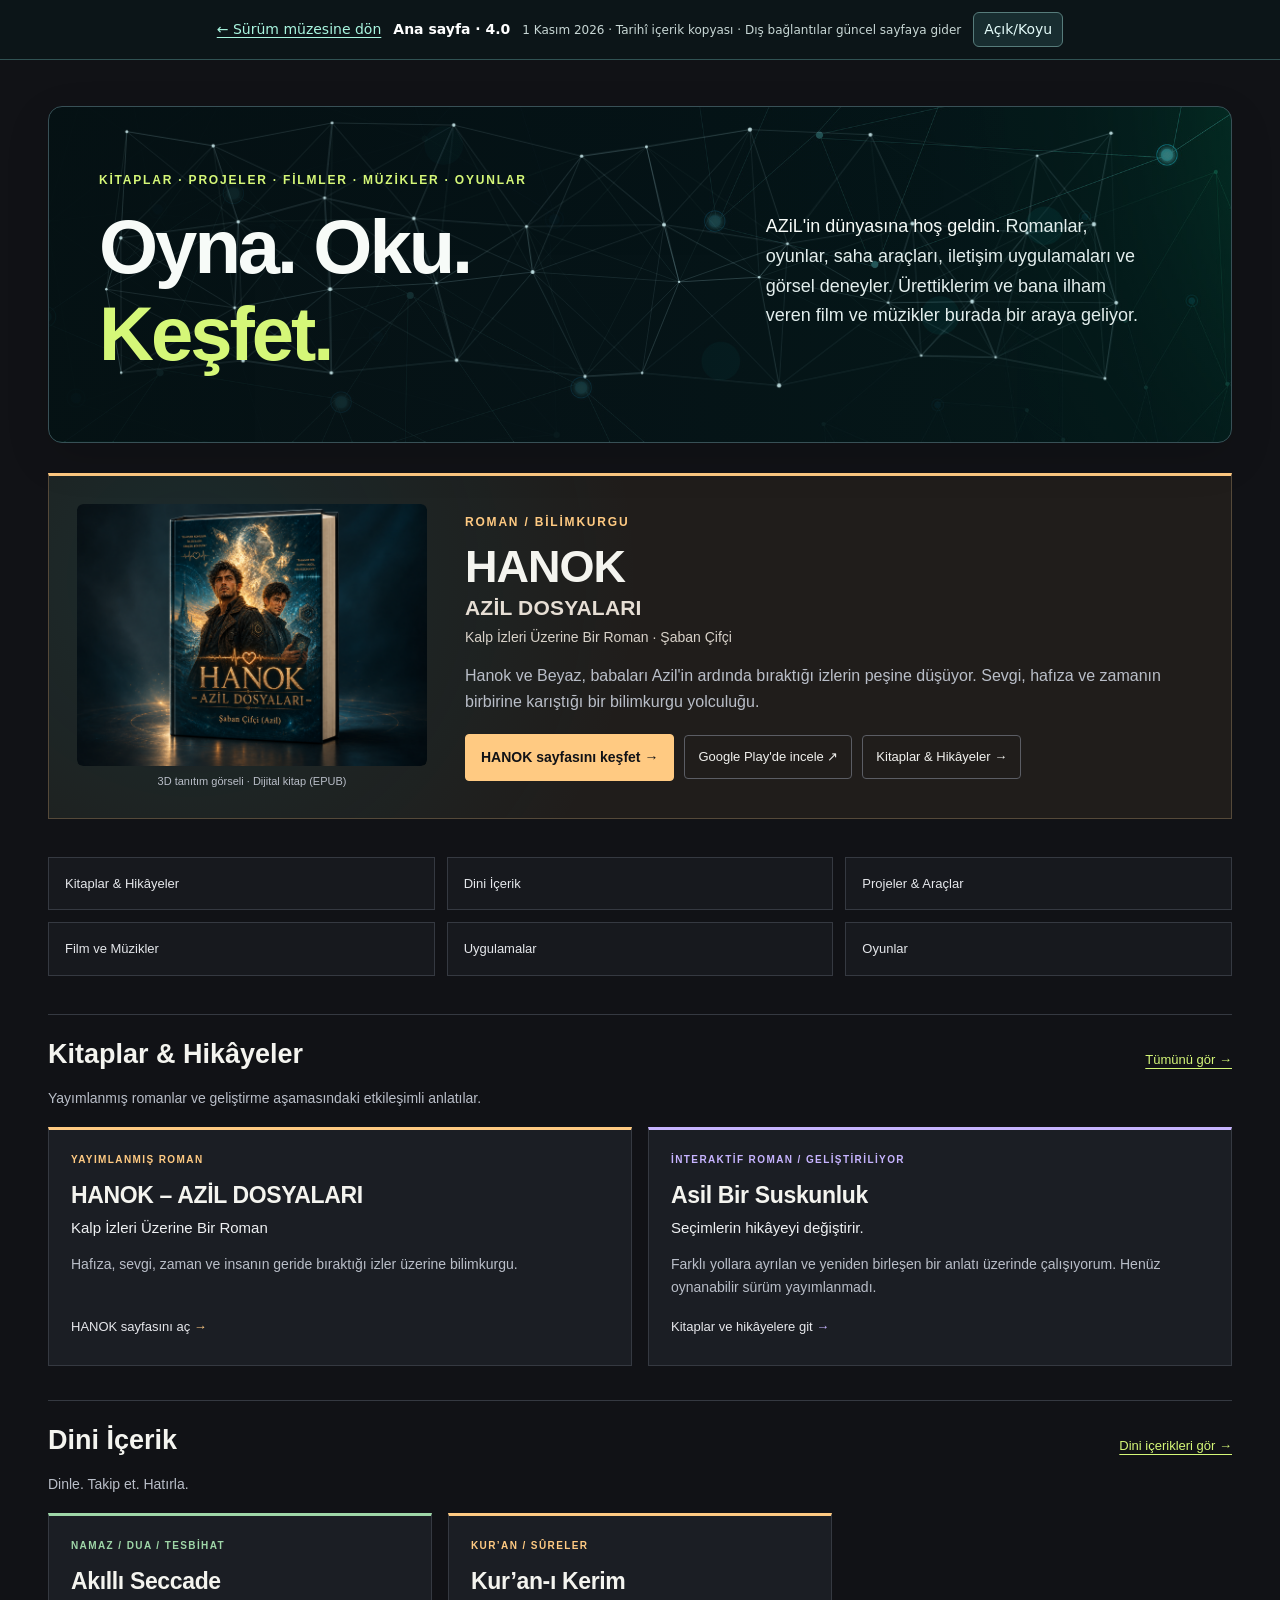
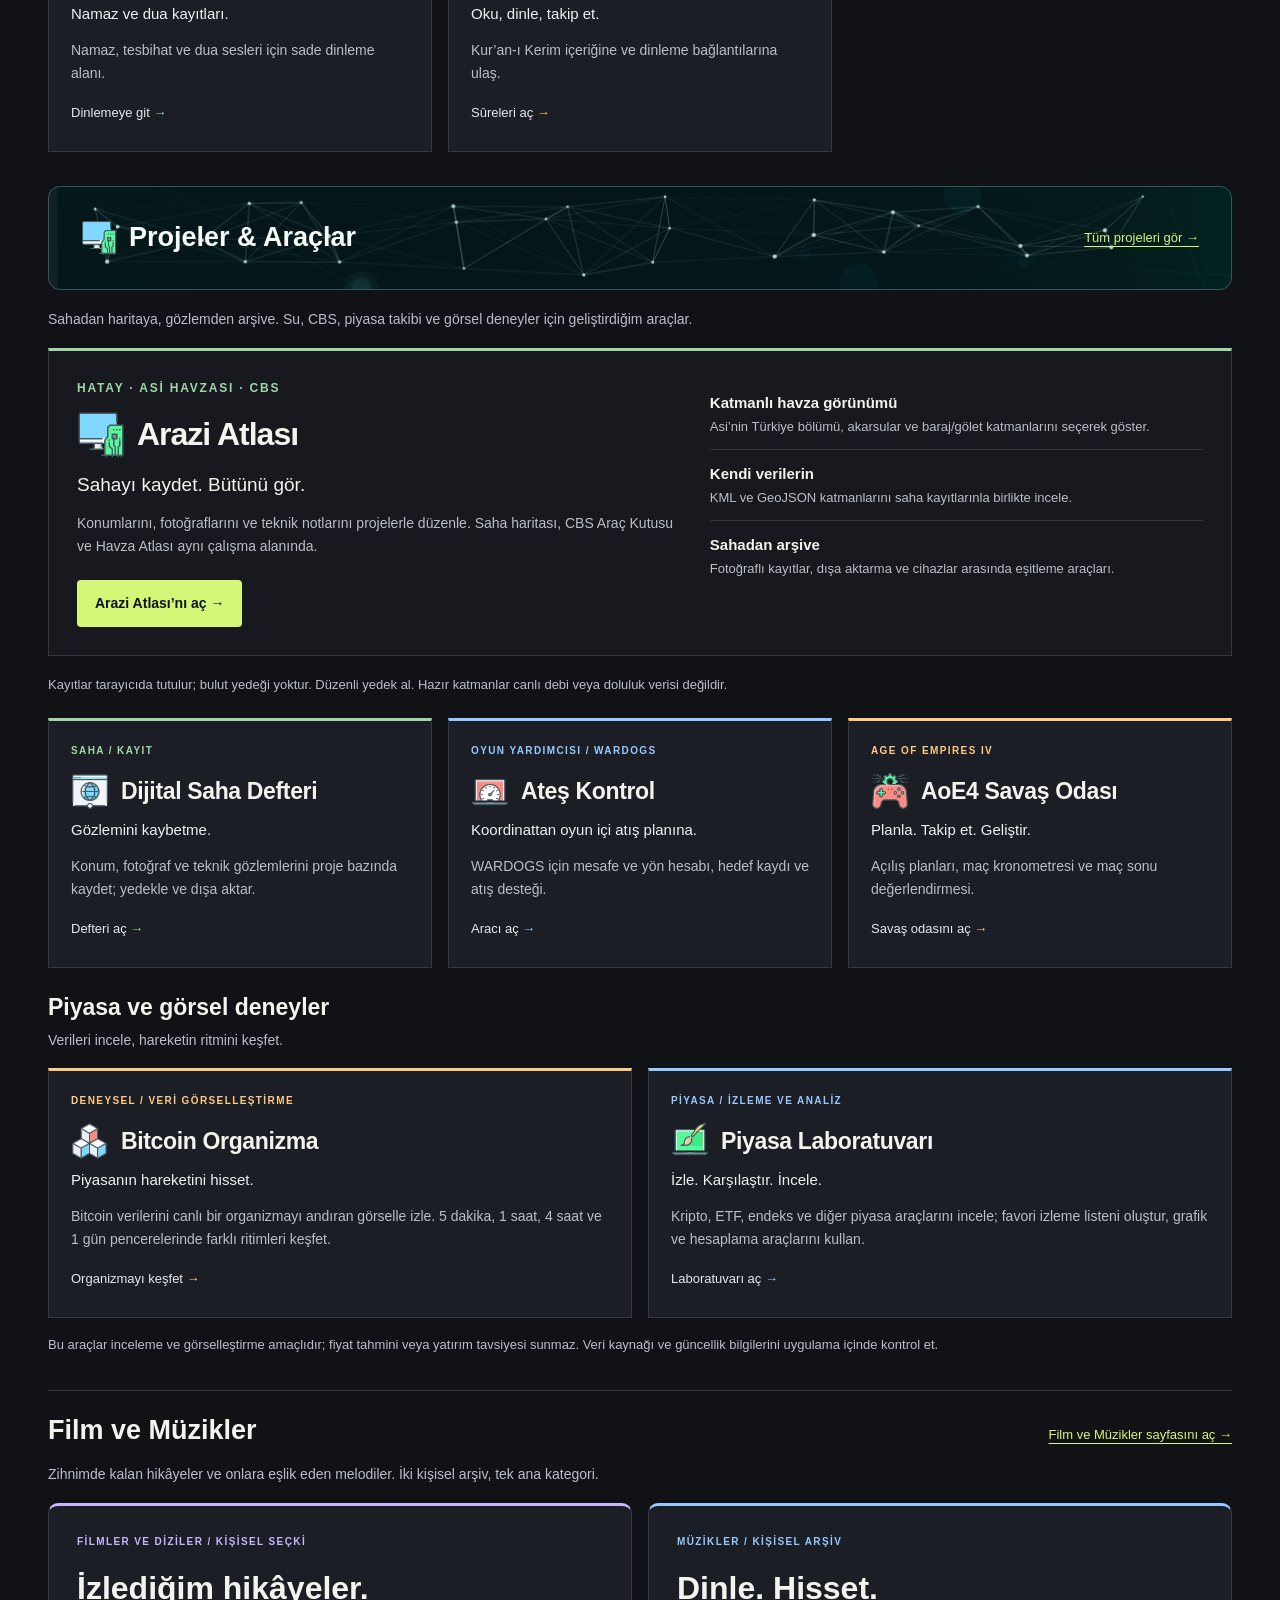
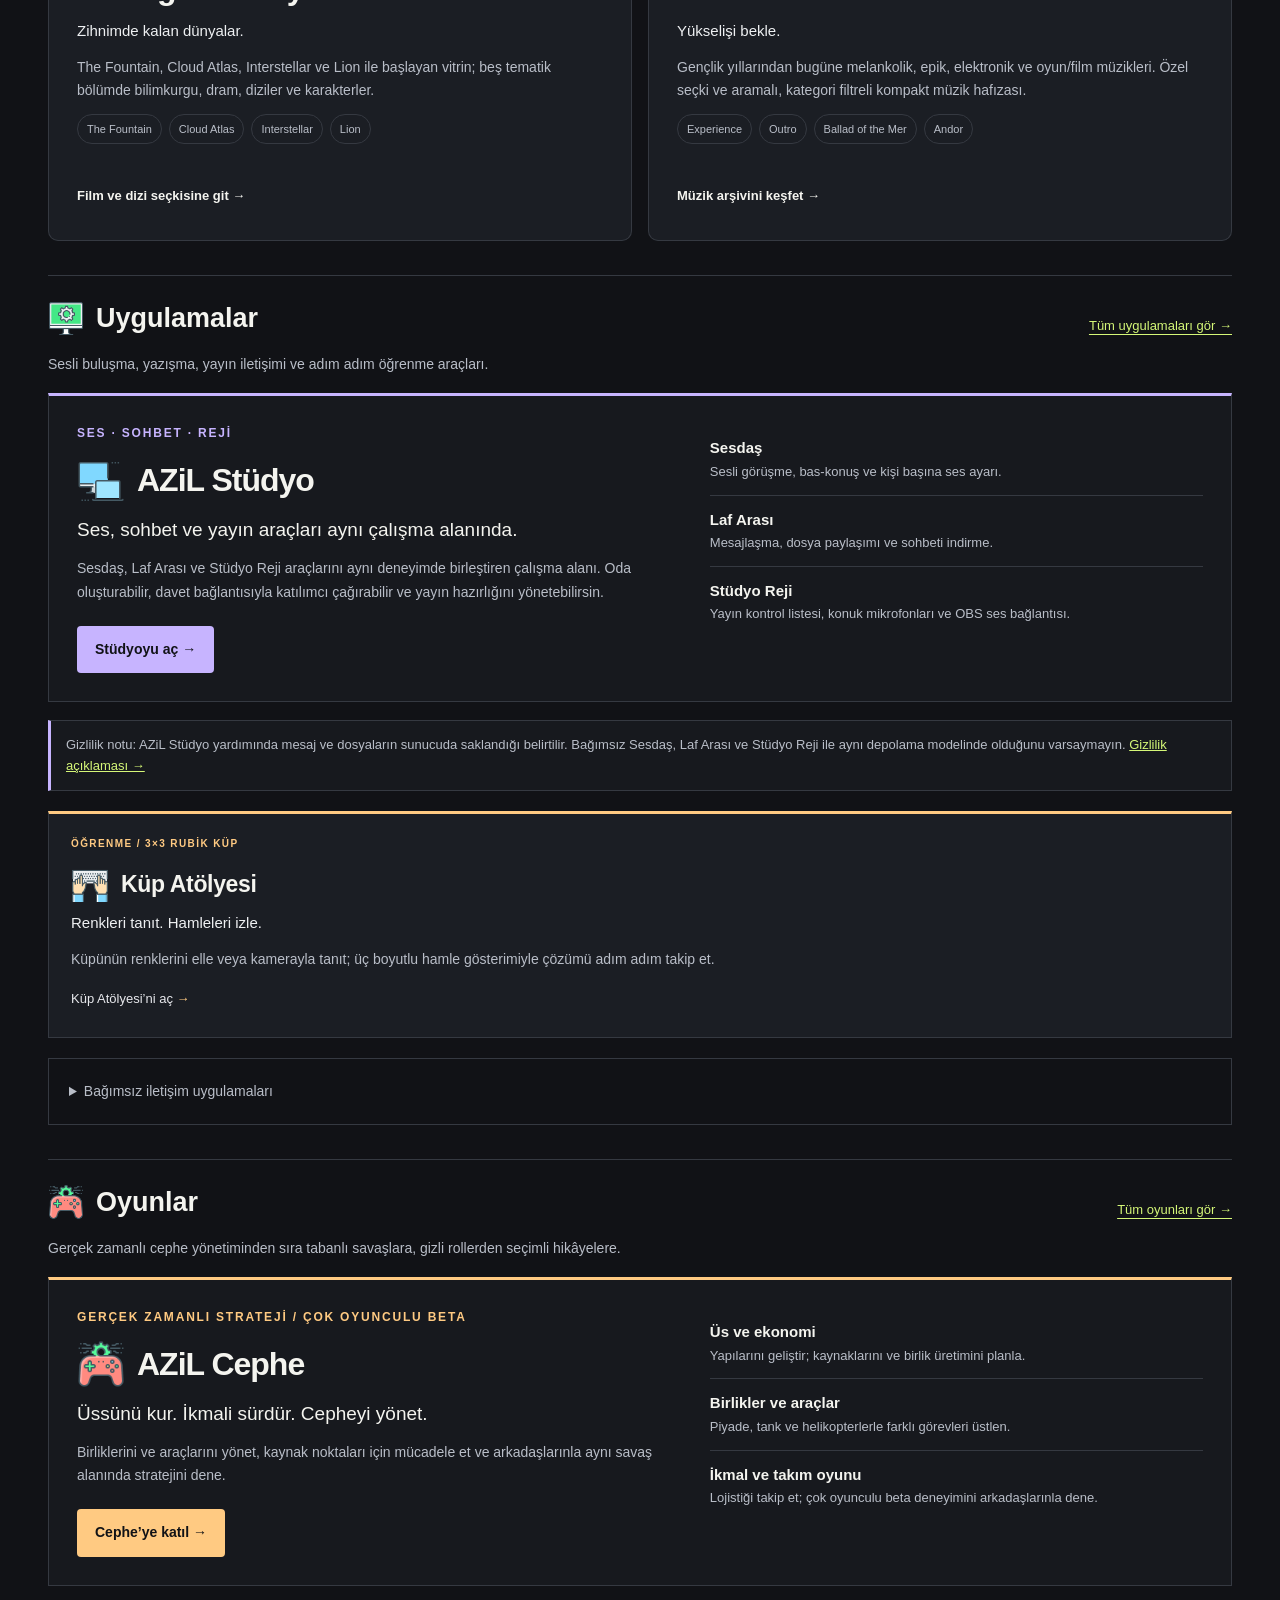
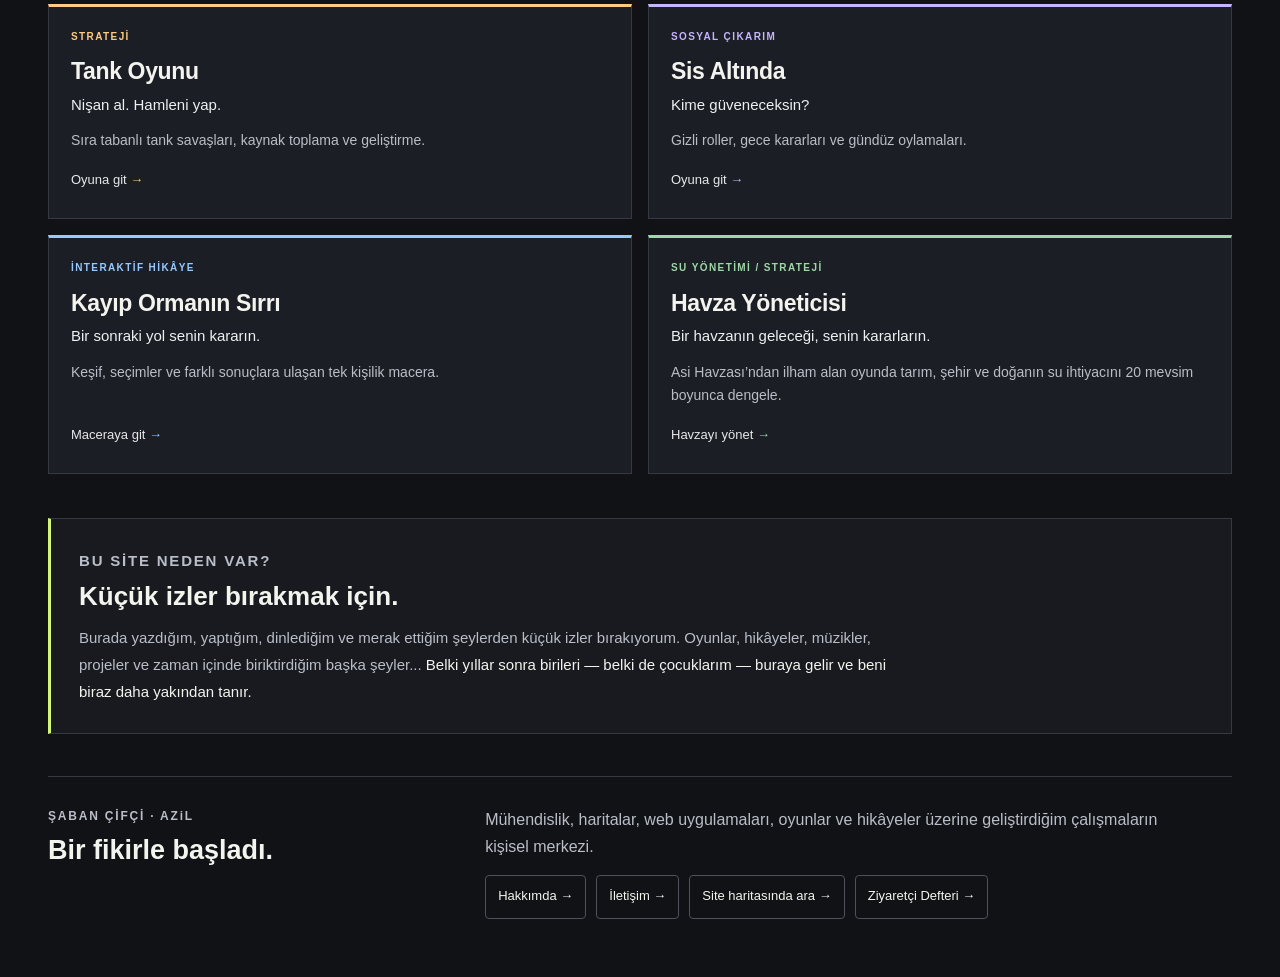
<file: arsiv/ana-sayfa/4.0/index.html>
<!doctype html>
<html lang="tr"><head><meta charset="utf-8"><meta name="viewport" content="width=device-width,initial-scale=1"><meta name="robots" content="noindex,nofollow"><title>Ana sayfa · 4.0 | AZiL Sürüm Müzesi</title>
<style>html{scroll-behavior:smooth}body{margin:0;background:#111216}.az-archive-bar{position:relative;z-index:9999;background:#0c1518;color:#f0f5f3;border-bottom:1px solid #315253;font:14px/1.5 system-ui,Arial,sans-serif;padding:12px 18px;display:flex;align-items:center;justify-content:center;gap:12px;flex-wrap:wrap}.az-archive-bar a{color:#a9f5df;text-decoration:underline;text-underline-offset:3px}.az-archive-bar strong{color:#fff}.az-archive-note{font-size:12px;color:#c8d7d5}.az-archive-theme{font:inherit;border:1px solid #577c7b;background:#182d30;color:#e4fcfa;border-radius:6px;cursor:pointer;padding:6px 10px}body.az-theme-light{background:#eff4f1}@media(max-width:600px){.az-archive-bar{font-size:12px;gap:8px}}</style></head><body class="az-theme-dark"><div class="az-archive-bar" role="note"><a href="https://scazil.github.io/azil-assets/arsiv/">← Sürüm müzesine dön</a><strong>Ana sayfa · 4.0</strong><span class="az-archive-note">1 Kasım 2026 · Tarihî içerik kopyası · Dış bağlantılar güncel sayfaya gider</span><button class="az-archive-theme" type="button" id="az-museum-theme">Açık/Koyu</button></div>
<!-- AZiL 4.0 / ANA SAYFA / 01.11.2026
Tamamini Ana Sayfa > Kaynak Kodu alanina yapistirin.
Bu parca ana sayfa icerigidir; ortak menu, footer ve head ayarlari ayri yonetilir.
--> <style type="text/css">
#az-home{
  --bg:#111216;
  --panel:#1b1e24;
  --panel2:#17191e;
  --line:#353941;
  --text:#f4f4ef;
  --muted:#b9bec8;
  --lime:#d5f778;
  --blue:#96c9ff;
  --violet:#c7b4ff;
  --amber:#ffca82;
  --green:#9fd7a8;
  box-sizing:border-box;
  width:100%;
  max-width:1320px;
  margin:0 auto;
  padding:28px clamp(18px,4vw,48px);
  background:var(--bg);
  color:var(--text);
  font:16px/1.65 Arial,Helvetica,sans-serif;
  text-align:left;
  overflow-wrap:anywhere;
  color-scheme:dark;
}
#az-home *{box-sizing:border-box}
#az-home a{color:inherit;text-decoration:none}
#az-home a:focus-visible{outline:3px solid var(--lime);outline-offset:5px}

#az-home .ah-top{
  display:flex;
  align-items:center;
  justify-content:space-between;
  gap:18px;
  flex-wrap:wrap;
  padding-bottom:22px;
  border-bottom:1px solid var(--line);
}
#az-home .ah-logo{
  font-size:31px;
  line-height:1;
  font-weight:900;
  letter-spacing:-1px;
}
#az-home .ah-logo span{color:var(--lime)}
#az-home .ah-nav{
  display:flex;
  align-items:center;
  gap:18px;
  flex-wrap:wrap;
  font-size:14px;
}
#az-home .ah-nav a{padding:6px 0}
#az-home .ah-nav a:hover{color:var(--lime)}

#az-home .ah-hero{
  display:grid;
  grid-template-columns:1.2fr .8fr;
  gap:40px;
  align-items:end;
  padding:56px 0 44px;
}
#az-home .ah-kicker{
  margin:0 0 12px;
  color:var(--lime);
  font-size:12px;
  font-weight:700;
  letter-spacing:1.8px;
}
#az-home h1,
#az-home h2,
#az-home h3{color:var(--text);line-height:1.15}
#az-home h1{
  margin:0;
  font-size:clamp(42px,6vw,76px);
  letter-spacing:-3px;
}
#az-home h1 span{color:var(--lime)}
#az-home .ah-intro{
  max-width:430px;
  margin:0 0 5px;
  color:var(--muted);
  font-size:18px;
}
#az-home .ah-intro strong{color:var(--text);font-weight:500}


#az-home .ah-book{
  display:grid;
  grid-template-columns:180px minmax(0,1fr);
  gap:30px;
  align-items:center;
  margin:0 0 38px;
  padding:28px;
  background:#201d1b;
  border:1px solid #554939;
  border-top:3px solid var(--amber);
}
#az-home .ah-book-cover{
  display:block;
  width:100%;
  max-width:180px;
}
#az-home .ah-book-cover img{
  display:block;
  width:100%;
  height:auto;
  border:1px solid #4a4540;
  box-shadow:0 14px 34px rgba(0,0,0,.28);
}
#az-home .ah-book .ah-kicker{
  color:var(--amber);
  margin-bottom:8px;
}
#az-home .ah-book h2{
  margin:0 0 6px;
  font-size:clamp(30px,4vw,45px);
  letter-spacing:-1px;
}
#az-home .ah-book h2 span{
  display:block;
  margin-top:3px;
  font-size:21px;
  letter-spacing:.2px;
  color:#e6ded4;
}
#az-home .ah-book-sub{
  margin:0 0 14px;
  color:#d8d2c9;
  font-size:14px;
}
#az-home .ah-book-desc{
  max-width:760px;
  margin:0 0 18px;
  color:var(--muted);
}
#az-home .ah-book-links{
  display:flex;
  flex-wrap:wrap;
  gap:10px;
  align-items:center;
}

#az-home .ah-book-action{
  display:inline-block;
  padding:11px 15px;
  background:var(--amber);
  color:#18140e;
  border:1px solid var(--amber);
  border-radius:4px;
  font-size:14px;
  font-weight:700;
}

#az-home .ah-book-action:hover{
  filter:brightness(1.06);
}

#az-home .ah-book-more{
  display:inline-block;
  margin-left:0;
  padding:10px 13px;
  border:1px solid #5b5d64;
  border-radius:4px;
  color:#f0f0ed;
  font-size:13px;
}

#az-home .ah-book-more:hover{
  border-color:var(--amber);
  color:var(--amber);
}

#az-home .ah-categories{
  display:grid;
  grid-template-columns:repeat(3,minmax(0,1fr));
  gap:12px;
  margin:0 0 38px;
}
#az-home .ah-cat{
  padding:15px 16px;
  border:1px solid var(--line);
  background:var(--panel2);
  color:#e5e7eb;
  font-size:13px;
}
#az-home .ah-cat:hover{
  border-color:#646975;
  background:#1d2026;
}

#az-home .ah-group{
  margin:0 0 34px;
  scroll-margin-top:20px;
}
#az-home .ah-section-head{
  display:flex;
  align-items:end;
  justify-content:space-between;
  gap:18px;
  flex-wrap:wrap;
  padding:24px 0 17px;
  border-top:1px solid var(--line);
}
#az-home .ah-section-head h2{
  margin:0;
  font-size:27px;
}
#az-home .ah-section-head a{
  color:var(--lime);
  font-size:13px;
  text-decoration:underline;
  text-underline-offset:4px;
}
#az-home .ah-group-intro{
  max-width:760px;
  margin:0 0 17px;
  color:var(--muted);
  font-size:14px;
}

#az-home .ah-grid{
  display:grid;
  grid-template-columns:repeat(3,minmax(0,1fr));
  gap:16px;
}
#az-home .ah-card{
  --card-accent:var(--lime);
  display:flex;
  flex-direction:column;
  min-width:0;
  padding:22px;
  background:var(--panel);
  border:1px solid var(--line);
  border-top:3px solid var(--card-accent);
}
#az-home .ah-card.blue{--card-accent:var(--blue)}
#az-home .ah-card.violet{--card-accent:var(--violet)}
#az-home .ah-card.amber{--card-accent:var(--amber)}
#az-home .ah-card.green{--card-accent:var(--green)}
#az-home .ah-card.lime{--card-accent:var(--lime)}

#az-home .ah-label{
  margin:0 0 8px;
  color:var(--card-accent);
  font-size:10px;
  font-weight:700;
  letter-spacing:1.4px;
}
#az-home .ah-card h3{
  margin:5px 0 8px;
  font-size:23px;
  letter-spacing:-.35px;
}
#az-home .ah-tagline{
  margin:0 0 12px;
  color:#eef0f2;
  font-size:15px;
}
#az-home .ah-desc{
  margin:0;
  color:var(--muted);
  font-size:14px;
}
#az-home .ah-card-link{
  display:inline-block;
  margin-top:auto;
  padding-top:17px;
  color:#e7e8ec;
  font-size:13px;
}
#az-home .ah-card-link span{color:var(--card-accent)}


#az-home .ah-legacy{
  margin-top:44px;
  padding:28px;
  background:#181a1f;
  border:1px solid var(--line);
  border-left:3px solid var(--lime);
}
#az-home .ah-legacy .ah-kicker{
  margin-bottom:8px;
}
#az-home .ah-legacy h2{
  margin:0 0 12px;
  font-size:26px;
}
#az-home .ah-legacy p{
  max-width:820px;
  margin:0;
  color:var(--muted);
  font-size:15px;
  line-height:1.8;
}
#az-home .ah-legacy strong{
  color:var(--text);
  font-weight:500;
}

#az-home .ah-about{
  display:grid;
  grid-template-columns:.7fr 1.3fr;
  gap:35px;
  margin-top:42px;
  padding:30px 0;
  border-top:1px solid var(--line);
}
#az-home .ah-about .ah-kicker{margin-bottom:8px}
#az-home .ah-about h2{margin:0;font-size:27px}
#az-home .ah-about p{
  max-width:700px;
  margin:0 0 15px;
  color:var(--muted);
}
#az-home .ah-about-links{
  display:flex;
  gap:10px;
  flex-wrap:wrap;
}
#az-home .ah-small-btn{
  display:inline-block;
  padding:9px 12px;
  border:1px solid #4d515a;
  border-radius:4px;
  font-size:13px;
}
#az-home .ah-small-btn:hover{border-color:var(--lime);color:var(--lime)}

#az-home .ah-foot{
  padding-top:22px;
  border-top:1px solid var(--line);
  color:var(--muted);
  font-size:13px;
}
#az-home .ah-foot-nav{
  display:flex;
  gap:16px;
  flex-wrap:wrap;
  margin-top:8px;
}
#az-home .ah-foot a:hover{color:var(--lime)}

@media(max-width:850px){
  #az-home .ah-hero{grid-template-columns:1fr;gap:20px;padding:42px 0 34px}
  #az-home .ah-intro{max-width:720px}
  #az-home .ah-grid{grid-template-columns:repeat(2,minmax(0,1fr))}
  #az-home .ah-categories{grid-template-columns:repeat(2,minmax(0,1fr))}
  #az-home .ah-about{grid-template-columns:1fr;gap:14px}
}
@media(max-width:680px){
  #az-home .ah-book{grid-template-columns:1fr;padding:22px}
  #az-home .ah-book-cover{width:130px}
}
@media(max-width:560px){
  #az-home{padding:20px 16px}
  #az-home h1{font-size:43px;letter-spacing:-2px}
  #az-home .ah-grid{grid-template-columns:1fr}
  #az-home .ah-categories{grid-template-columns:1fr 1fr}
  #az-home .ah-card{padding:20px}
}

#az-home{overflow-wrap:break-word}
#az-home .ah-group{scroll-margin-top:var(--az-anchor-gap,160px)}
#az-home .ah-grid-two{grid-template-columns:repeat(2,minmax(0,1fr))}
#az-home .ah-feature{display:grid;grid-template-columns:1.1fr .9fr;gap:30px;padding:28px;margin-bottom:18px;border:1px solid var(--line);border-top:3px solid var(--lime);background:var(--panel2)}
#az-home .ah-studio{border-top-color:var(--violet)}
#az-home .ah-studio .ah-kicker{color:var(--violet)}
#az-home .ah-atlas{border-top-color:var(--green)}
#az-home .ah-atlas .ah-kicker{color:var(--green)}
#az-home .ah-feature h3{font-size:32px;margin:0 0 10px;letter-spacing:-1px}
#az-home .ah-feature-lead{color:var(--text);font-size:19px;margin:0 0 12px}
#az-home .ah-primary{display:inline-block;background:var(--lime);color:#111216;padding:12px 18px;margin-top:22px;border-radius:4px;font-size:14px;font-weight:bold}
#az-home .ah-studio .ah-primary{background:var(--violet)}
#az-home .ah-feature-list{list-style:none;padding:0;margin:0}
#az-home .ah-feature-list li{padding:12px 0;border-bottom:1px solid var(--line)}
#az-home .ah-feature-list li:last-child{border-bottom:0}
#az-home .ah-feature-list strong,#az-home .ah-feature-list span{display:block}
#az-home .ah-feature-list strong{font-size:15px;color:var(--text)}
#az-home .ah-feature-list span,#az-home .ah-note,#az-home .ah-previous p{font-size:13px;color:var(--muted)}
#az-home .ah-note{margin:0 0 22px}
#az-home .ah-previous{padding:16px 20px;border:1px solid var(--line)}
#az-home .ah-previous summary{cursor:pointer;font-size:14px;padding:5px 0;color:var(--muted)}
#az-home summary:focus-visible{outline:3px solid var(--lime);outline-offset:4px}
#az-home .ah-card-link{min-height:44px}
@media(max-width:720px){#az-home .ah-feature{grid-template-columns:1fr;gap:18px;padding:22px}}
@media(max-width:560px){#az-home .ah-grid-two{grid-template-columns:1fr}#az-home .ah-feature{padding:20px}#az-home .ah-feature h3{font-size:28px}}


/* AZiL 3.6 / Son kategori duzeni ve tema duzeltmeleri */
#az-home{--book-bg:#201d1b;--book-border:#554939;--book-title:#e6ded4;--book-sub:#d8d2c9;--book-btn:#f0f0ed;--book-btn-border:#5b5d64;--tagline:#eef0f2;--cat-fg:#e5e7eb;--cat-hover:#1d2026;--cardlink:#e7e8ec;--legacy-bg:#181a1f;--action-text:#111216}
#az-home .ah-book{background:var(--book-bg);border-color:var(--book-border);border-top-color:var(--amber)}
#az-home .ah-book h2 span{color:var(--book-title)}#az-home .ah-book-sub{color:var(--book-sub)}
#az-home .ah-book-more{color:var(--book-btn);border-color:var(--book-btn-border)}
#az-home .ah-cat{color:var(--cat-fg)}#az-home .ah-cat:hover{background:var(--cat-hover)}
#az-home .ah-tagline{color:var(--tagline)}#az-home .ah-card-link{color:var(--cardlink)}
#az-home .ah-legacy{background:var(--legacy-bg)}
#az-home .ah-primary{color:var(--action-text)}#az-home .ah-book-action{color:var(--action-text)}
#az-home .ah-cinema-grid{display:grid;grid-template-columns:repeat(2,minmax(0,1fr));gap:16px}
#az-home .ah-cinema-card{display:flex;flex-direction:column;gap:12px;min-width:0;padding:28px;background:var(--panel);border:1px solid var(--line);border-top:3px solid var(--violet);border-radius:10px}
#az-home .ah-cinema-music{border-top-color:var(--blue)}#az-home .ah-cinema-card .ah-label{color:var(--violet)}
#az-home .ah-cinema-music .ah-label{color:var(--blue)}
#az-home .ah-cinema-card h3{margin:0;font-size:clamp(23px,3vw,32px)}
#az-home .ah-cinema-card .ah-tagline{margin:0}#az-home .ah-cinema-card .ah-desc{flex:1}
#az-home .ah-cinema-picks{display:flex;gap:7px;flex-wrap:wrap}
#az-home .ah-cinema-picks span{border:1px solid var(--line);padding:5px 9px;color:var(--muted);font-size:11px;border-radius:20px}
#az-home .ah-cinema-card .ah-card-link{margin-top:12px;color:var(--text);font-weight:bold}
#az-home .ah-studio-storage{margin:4px 0 20px;padding:13px 15px;border:1px solid var(--line);border-left:3px solid var(--violet);background:var(--panel2)}
#az-home .ah-studio-storage a{color:var(--lime);text-decoration:underline}
#az-home .ah-link-check{margin-top:12px;font-size:11px}
body.az-theme-light #az-home,html.az-theme-light #az-home,body[data-theme="light"] #az-home,html[data-theme="light"] #az-home{
 --bg:#f4f7f5;--panel:#ffffff;--panel2:#edf2ee;--line:#d1ddd5;--text:#1c3029;--muted:#53675c;
 --lime:#236f50;--blue:#235e88;--violet:#72529f;--amber:#8b5511;--green:#347a52;
 --book-bg:#fff7ed;--book-border:#e1b581;--book-title:#583c20;--book-sub:#735f4c;--book-btn:#293c31;--book-btn-border:#c9c6bb;
 --tagline:#284034;--cat-fg:#294137;--cat-hover:#e2eee6;--cardlink:#294137;--legacy-bg:#eff3ee;--action-text:#ffffff;color-scheme:light;
}
body.az-theme-light #az-home .ah-primary,html.az-theme-light #az-home .ah-primary{color:#fff}

@media(prefers-color-scheme:light){
 html:not(.az-theme-light):not(.az-theme-dark):not([data-theme="light"]):not([data-theme="dark"]) body:not(.az-theme-light):not(.az-theme-dark):not([data-theme="light"]):not([data-theme="dark"]) #az-home{
 --bg:#f4f7f5;--panel:#ffffff;--panel2:#edf2ee;--line:#d1ddd5;--text:#1c3029;--muted:#53675c;
 --lime:#236f50;--blue:#235e88;--violet:#72529f;--amber:#8b5511;--green:#347a52;
 --book-bg:#fff7ed;--book-border:#e1b581;--book-title:#583c20;--book-sub:#735f4c;--book-btn:#293c31;--book-btn-border:#c9c6bb;
 --tagline:#284034;--cat-fg:#294137;--cat-hover:#e2eee6;--cardlink:#294137;--legacy-bg:#eff3ee;--action-text:#ffffff;color-scheme:light}
}
@media(max-width:750px){#az-home .ah-cinema-grid{grid-template-columns:1fr}}
@media(max-width:490px){#az-home .ah-categories{grid-template-columns:1fr 1fr}#az-home .ah-cinema-card{padding:20px}}

/* AZiL 3.7: yeni kartlar, okunabilir dugmeler ve dar ekran uyumu */
#az-home .ah-hero>* ,#az-home .ah-feature>*{min-width:0}
#az-home h1,#az-home h2,#az-home h3{text-align:left;text-shadow:none}
#az-home a.ah-primary,#az-home a.ah-book-action{color:var(--action-text)!important;min-height:44px}
#az-home .ah-cephe{border-top-color:var(--amber)}
#az-home .ah-cephe .ah-kicker{color:var(--amber)}
#az-home .ah-cephe .ah-primary{background:var(--amber)}
#az-home .ah-subhead{margin:26px 0 16px}
#az-home .ah-subhead h3{font-size:23px;margin:0 0 8px}
#az-home .ah-subhead p{margin:0;color:var(--muted);font-size:14px}
#az-home .ah-market-note{margin:16px 0 0}
#az-home .ah-cube-grid{grid-template-columns:1fr;margin:20px 0}
#az-home .ah-cube-grid .ah-desc{max-width:780px}
#az-home .ah-small-btn{min-height:44px}

/* ====================================================================
   AZiL 3.8 / ENVATO GORSEL ENTEGRASYONU / 01.11.2026
   GitHub Pages: scAzil/azil-assets. Bileşenler #az-home ile sınırlandırıldı.
   Mevcut HTML, menu, HANOK vitrini ve acik/koyu tema davranisi korunur.
   ==================================================================== */
#az-home .ah-hero{
  position:relative;
  isolation:isolate;
  min-height:318px;
  margin:18px 0 30px;
  padding:clamp(35px,5vw,66px) clamp(22px,4vw,50px);
  align-items:center;
  gap:clamp(22px,4vw,44px);
  overflow:hidden;
  border:1px solid #385056;
  border-radius:14px;
  background-color:#07171a;
  background-image:linear-gradient(90deg,rgba(6,17,20,.96) 0%,rgba(6,18,22,.82) 51%,rgba(6,24,24,.54) 100%),url("https://scazil.github.io/azil-assets/assets/backgrounds/azil-ana-sayfa-hero.jpg");
  background-position:center;
  background-size:cover;
  background-repeat:no-repeat;
  box-shadow:0 15px 45px rgba(0,0,0,.12);
}
/* Giris her temada koyu goruntulendigi icin metni her zaman acik tut. */
#az-home .ah-hero h1,
#az-home .ah-hero .ah-intro,
#az-home .ah-hero .ah-intro strong{color:#f7fbf8}
#az-home .ah-hero h1 span,
#az-home .ah-hero .ah-kicker{color:#d5f778}
#az-home .ah-hero .ah-intro{max-width:380px;color:#e3eeed}
/* Projeler ve Araclar basligina ikinci Envato arka planini uygula. */
#az-home #ah-tools .ah-section-head{
  min-height:104px;
  margin-bottom:18px;
  padding:22px clamp(18px,3vw,32px);
  align-items:center;
  border:1px solid #345659;
  border-radius:12px;
  background-color:#092123;
  background-image:linear-gradient(90deg,rgba(5,22,25,.95),rgba(5,22,25,.68)),url("https://scazil.github.io/azil-assets/assets/backgrounds/azil-projeler-banner.jpg");
  background-size:cover;
  background-position:center;
}
#az-home #ah-tools .ah-section-head h2{color:#f7fbf8}
#az-home #ah-tools .ah-section-head a{color:#d5f778}
/* Ikonlar semantik baslik metinlerinin yaninda dekoratif kullanilir. */
#az-home .ah-section-head h2.ah-with-icon,
#az-home .ah-feature h3.ah-with-icon,
#az-home .ah-card h3.ah-with-icon{
  display:flex;
  align-items:center;
  gap:12px;
  min-width:0;
}
#az-home .ah-section-head .ah-visual-icon,
#az-home .ah-feature .ah-visual-icon,
#az-home .ah-card .ah-visual-icon{
  display:block;
  flex:none;
  width:36px;
  height:36px;
  object-fit:contain;
  border:0;
  background:transparent;
}
#az-home .ah-feature .ah-visual-icon{width:48px;height:48px}
#az-home .ah-card .ah-visual-icon{width:38px;height:38px}
@media(max-width:850px){
  #az-home .ah-hero{min-height:300px;gap:16px;align-items:start}
  #az-home .ah-hero .ah-intro{max-width:680px}
}
@media(max-width:600px){
  #az-home .ah-hero{
    min-height:0;
    padding:35px 23px;
    margin-top:10px;
    margin-bottom:27px;
    border-radius:10px;
    background-image:linear-gradient(180deg,rgba(5,16,20,.93),rgba(5,20,23,.72)),url("https://scazil.github.io/azil-assets/assets/backgrounds/azil-ana-sayfa-mobil.jpg");
    background-position:center;
  }
  #az-home .ah-hero h1{font-size:clamp(38px,10vw,52px)}
  #az-home #ah-tools .ah-section-head{padding:19px 17px}
  #az-home .ah-section-head .ah-visual-icon{width:30px;height:30px}
  #az-home .ah-feature .ah-visual-icon{width:39px;height:39px}
  #az-home .ah-card .ah-visual-icon{width:34px;height:34px}
}


/* AZiL 3.9 / HANOK 3D kitap vitrini - mevcut tema ve islevler korunur. */
#az-home .ah-book{
  grid-template-columns:minmax(240px,350px) minmax(0,1fr);
  gap:clamp(18px,3.4vw,38px);
  background:radial-gradient(circle at 12% 30%,rgba(0,125,145,.15),transparent 42%),var(--book-bg);
}
#az-home .ah-book-visual{min-width:0;max-width:350px;width:100%;margin:0 auto;}
#az-home .ah-book-cover{width:100%;max-width:none;overflow:hidden;border-radius:6px;}
#az-home .ah-book-cover img{display:block;width:100%;height:auto;border:0;border-radius:6px;box-shadow:0 12px 32px rgba(0,0,0,.20);}
#az-home .ah-mockup-note{margin:8px 0 0;color:var(--muted);font-size:11px;line-height:1.45;text-align:center;}
@media(max-width:850px){#az-home .ah-book{grid-template-columns:minmax(200px,280px) minmax(0,1fr);gap:20px}}
@media(max-width:680px){
  #az-home .ah-book{grid-template-columns:minmax(0,1fr);gap:18px;}
  #az-home .ah-book-visual{max-width:350px;margin:0 auto;}
  #az-home .ah-book-cover{width:100%;max-width:none;}
}
@media(prefers-reduced-motion:no-preference){#az-home .ah-book-cover img{transition:transform .24s ease}#az-home .ah-book-cover:hover img{transform:scale(1.015)}}

/* ===============================================================
   AZiL 4.0 / ANIMUS TARZI ETKILESIMLI AG - CANVAS
   Var olan 3.9 tasarim / HANOK / menuler / linkler korunur.
   =============================================================== */
#az-home .ah-hero,
#az-home #ah-tools .ah-section-head {
  position:relative;
  isolation:isolate;
  overflow:hidden;
}
#az-home .ah-network-canvas{
  position:absolute;
  inset:0;
  width:100%;
  height:100%;
  z-index:0;
  display:block;
  pointer-events:none;
  opacity:.96;
}
#az-home .ah-hero > :not(.ah-network-canvas),
#az-home #ah-tools .ah-section-head > :not(.ah-network-canvas){
  position:relative;
  z-index:1;
}
#az-home .ah-hero{
  /* Statik Envato resmi zemin olur; animasyon uste eklenir. */
  background-blend-mode:normal;
}
@media (prefers-reduced-motion:reduce){
  #az-home .ah-network-canvas{opacity:.45}
}

</style> <section aria-label="AZiL ana sayfa" id="az-home" lang="tr">
<div class="ah-hero">
<canvas class="ah-network-canvas" data-network="hero" aria-hidden="true"></canvas>
<div>
<p class="ah-kicker">KİTAPLAR &middot; PROJELER &middot; FİLMLER &middot; M&Uuml;ZİKLER &middot; OYUNLAR</p>
<h1>Oyna. Oku.<br />
<span>Keşfet.</span></h1>
</div>
<p class="ah-intro"><strong>AZiL'in d&uuml;nyasına hoş geldin. </strong>Romanlar, oyunlar, saha ara&ccedil;ları, iletişim uygulamaları ve g&ouml;rsel deneyler. &Uuml;rettiklerim ve bana ilham veren film ve m&uuml;zikler burada bir araya geliyor.</p>
</div>
<!-- ONE CIKAN KITAP --> <section aria-labelledby="ah-book-title" class="ah-book"> <div class="ah-book-visual">
<a aria-label="HANOK - AZİL DOSYALARI &ouml;zel sayfasını a&ccedil;" class="ah-book-cover" href="https://sbncifci.tr.gg/Hanok.htm"><img src="https://scazil.github.io/azil-assets/assets/hanok/Hanok.png" width="1448" height="1086" fetchpriority="high" decoding="async" alt="HANOK - AZİL DOSYALARI romanının üç boyutlu tanıtım kitap maketi" /></a>
<p class="ah-mockup-note">3D tanıtım g&ouml;rseli &middot; Dijital kitap (EPUB)</p>
</div>
<div>
<p class="ah-kicker">ROMAN / BİLİMKURGU</p>
<h2 id="ah-book-title">HANOK       <span>AZİL DOSYALARI</span></h2>
<p class="ah-book-sub">Kalp İzleri &Uuml;zerine Bir Roman &middot; Şaban &Ccedil;if&ccedil;i</p>
<p class="ah-book-desc">Hanok ve Beyaz, babaları Azil'in ardında bıraktığı izlerin peşine d&uuml;ş&uuml;yor.       Sevgi, hafıza ve zamanın birbirine karıştığı bir bilimkurgu yolculuğu.</p>
<div class="ah-book-links"><a class="ah-book-action" href="https://sbncifci.tr.gg/Hanok.htm">HANOK sayfasını keşfet &rarr;</a> <a class="ah-book-more" href="https://play.google.com/store/books/details?id=sgnWEQAAQBAJ" rel="noopener noreferrer" target="_blank">Google Play'de incele ↗</a> <a class="ah-book-more" href="https://sbncifci.tr.gg/Kitaplar-ve-Hikayeler.htm">Kitaplar &amp; Hik&acirc;yeler &rarr;</a></div>
</div>
</section> <nav aria-label="Ana kategoriler" class="ah-categories"><a class="ah-cat" href="#ah-books">Kitaplar &amp; Hik&acirc;yeler</a><a class="ah-cat" href="#ah-faith">Dini İ&ccedil;erik</a><a class="ah-cat" href="#ah-tools">Projeler &amp; Ara&ccedil;lar</a><a class="ah-cat" href="#ah-cinema">Film ve M&uuml;zikler</a><a class="ah-cat" href="#ah-apps">Uygulamalar</a><a class="ah-cat" href="#ah-games">Oyunlar</a></nav> <!-- OYUNLAR -->  <!-- UYGULAMALAR -->  <!-- PROJELER -->  <!-- DINI ICERIK -->  <!-- MUZIKLER -->  <!-- KITAPLAR -->  <section aria-labelledby="ah-books-title" class="ah-group" id="ah-books">
<div class="ah-section-head">
<h2 id="ah-books-title">Kitaplar &amp; Hik&acirc;yeler</h2>
<a href="https://sbncifci.tr.gg/Kitaplar-ve-Hikayeler.htm">T&uuml;m&uuml;n&uuml; g&ouml;r &rarr;</a></div>
<p class="ah-group-intro">Yayımlanmış romanlar ve geliştirme aşamasındaki etkileşimli anlatılar.</p>
<div class="ah-grid ah-grid-two"><article class="ah-card amber">
<p class="ah-label">YAYIMLANMIŞ ROMAN</p>
<h3>HANOK &ndash; AZİL DOSYALARI</h3>
<p class="ah-tagline">Kalp İzleri &Uuml;zerine Bir Roman</p>
<p class="ah-desc">Hafıza, sevgi, zaman ve insanın geride bıraktığı izler &uuml;zerine bilimkurgu.</p>
<a class="ah-card-link" href="https://sbncifci.tr.gg/Hanok.htm">HANOK sayfasını a&ccedil; <span>&rarr;</span></a> </article> <article class="ah-card violet">
<p class="ah-label">İNTERAKTİF ROMAN / GELİŞTİRİLİYOR</p>
<h3>Asil Bir Suskunluk</h3>
<p class="ah-tagline">Se&ccedil;imlerin hik&acirc;yeyi değiştirir.</p>
<p class="ah-desc">Farklı yollara ayrılan ve yeniden birleşen bir anlatı &uuml;zerinde &ccedil;alışıyorum. Hen&uuml;z oynanabilir s&uuml;r&uuml;m yayımlanmadı.</p>
<a class="ah-card-link" href="https://sbncifci.tr.gg/Kitaplar-ve-Hikayeler.htm">Kitaplar ve hik&acirc;yelere git <span>&rarr;</span></a> </article></div>
</section><section aria-labelledby="ah-faith-title" class="ah-group" id="ah-faith">
<div class="ah-section-head">
<h2 id="ah-faith-title">Dini İ&ccedil;erik</h2>
<a href="https://sbncifci.tr.gg/Dini-icerikler.htm">Dini i&ccedil;erikleri g&ouml;r &rarr;</a></div>
<p class="ah-group-intro">Dinle. Takip et. Hatırla.</p>
<div class="ah-grid"><article class="ah-card green">
<p class="ah-label">NAMAZ / DUA / TESBİHAT</p>
<h3>Akıllı Seccade</h3>
<p class="ah-tagline">Namaz ve dua kayıtları.</p>
<p class="ah-desc">Namaz, tesbihat ve dua sesleri i&ccedil;in sade dinleme alanı.</p>
<a class="ah-card-link" href="https://sbncifci.tr.gg/Namaz.htm">Dinlemeye git <span>&rarr;</span></a> </article> <article class="ah-card amber">
<p class="ah-label">KUR&rsquo;AN / S&Ucirc;RELER</p>
<h3>Kur&rsquo;an-ı Kerim</h3>
<p class="ah-tagline">Oku, dinle, takip et.</p>
<p class="ah-desc">Kur&rsquo;an-ı Kerim i&ccedil;eriğine ve dinleme bağlantılarına ulaş.</p>
<a class="ah-card-link" href="https://sbncifci.tr.gg/Sureler.htm">S&ucirc;releri a&ccedil; <span>&rarr;</span></a> </article></div>
</section><section aria-labelledby="ah-tools-title" class="ah-group" id="ah-tools">
<div class="ah-section-head">
<canvas class="ah-network-canvas" data-network="projects" aria-hidden="true"></canvas>
<h2 class="ah-with-icon" id="ah-tools-title"><img class="ah-visual-icon" alt="" aria-hidden="true" loading="lazy" decoding="async" width="48" height="48" src="https://scazil.github.io/azil-assets/assets/icons/azil-ikon-projeler.png" />Projeler &amp; Ara&ccedil;lar</h2>
<a href="https://sbncifci.tr.gg/Projeler-ve-Araclar.htm">T&uuml;m projeleri g&ouml;r &rarr;</a></div>
<p class="ah-group-intro">Sahadan haritaya, g&ouml;zlemden arşive. Su, CBS, piyasa takibi ve g&ouml;rsel deneyler i&ccedil;in geliştirdiğim ara&ccedil;lar.</p>
<article class="ah-feature ah-atlas">
<div>
<p class="ah-kicker">HATAY &middot; ASİ HAVZASI &middot; CBS</p>
<h3 class="ah-with-icon"><img class="ah-visual-icon" alt="" aria-hidden="true" loading="lazy" decoding="async" width="48" height="48" src="https://scazil.github.io/azil-assets/assets/icons/azil-ikon-projeler.png" />Arazi Atlası</h3>
<p class="ah-feature-lead">Sahayı kaydet. B&uuml;t&uuml;n&uuml; g&ouml;r.</p>
<p class="ah-desc">Konumlarını, fotoğraflarını ve teknik notlarını projelerle d&uuml;zenle. Saha haritası, CBS Ara&ccedil; Kutusu ve Havza Atlası aynı &ccedil;alışma alanında.</p>
<a class="ah-primary" href="https://sbncifci.tr.gg/Arazi-Atlasi.htm">Arazi Atlası&rsquo;nı a&ccedil; &rarr;</a></div>
<ul class="ah-feature-list">
    <li><strong>Katmanlı havza g&ouml;r&uuml;n&uuml;m&uuml;</strong><span>Asi&rsquo;nin T&uuml;rkiye b&ouml;l&uuml;m&uuml;, akarsular ve baraj/g&ouml;let katmanlarını se&ccedil;erek g&ouml;ster.</span></li>
    <li><strong>Kendi verilerin</strong><span>KML ve GeoJSON katmanlarını saha kayıtlarınla birlikte incele.</span></li>
    <li><strong>Sahadan arşive</strong><span>Fotoğraflı kayıtlar, dışa aktarma ve cihazlar arasında eşitleme ara&ccedil;ları.</span></li>
</ul>
</article>
<p class="ah-note">Kayıtlar tarayıcıda tutulur; bulut yedeği yoktur. D&uuml;zenli yedek al. Hazır katmanlar canlı debi veya doluluk verisi değildir.</p>
<div class="ah-grid"><article class="ah-card green">
<p class="ah-label">SAHA / KAYIT</p>
<h3 class="ah-with-icon"><img class="ah-visual-icon" alt="" aria-hidden="true" loading="lazy" decoding="async" width="48" height="48" src="https://scazil.github.io/azil-assets/assets/icons/azil-ikon-web.png" />Dijital Saha Defteri</h3>
<p class="ah-tagline">G&ouml;zlemini kaybetme.</p>
<p class="ah-desc">Konum, fotoğraf ve teknik g&ouml;zlemlerini proje bazında kaydet; yedekle ve dışa aktar.</p>
<a class="ah-card-link" href="https://sbncifci.tr.gg/Dijital-Saha-Defteri.htm">Defteri a&ccedil; <span>&rarr;</span></a></article><article class="ah-card blue">
<p class="ah-label">OYUN YARDIMCISI / WARDOGS</p>
<h3 class="ah-with-icon"><img class="ah-visual-icon" alt="" aria-hidden="true" loading="lazy" decoding="async" width="48" height="48" src="https://scazil.github.io/azil-assets/assets/icons/azil-ikon-performans.png" />Ateş Kontrol</h3>
<p class="ah-tagline">Koordinattan oyun i&ccedil;i atış planına.</p>
<p class="ah-desc">WARDOGS i&ccedil;in mesafe ve y&ouml;n hesabı, hedef kaydı ve atış desteği.</p>
<a class="ah-card-link" href="https://sbncifci.tr.gg/WARDOGS-Ates-Kontrol-Paneli.htm">Aracı a&ccedil; <span>&rarr;</span></a></article><article class="ah-card amber">
<p class="ah-label">AGE OF EMPIRES IV</p>
<h3 class="ah-with-icon"><img class="ah-visual-icon" alt="" aria-hidden="true" loading="lazy" decoding="async" width="48" height="48" src="https://scazil.github.io/azil-assets/assets/icons/azil-ikon-oyunlar.png" />AoE4 Savaş Odası</h3>
<p class="ah-tagline">Planla. Takip et. Geliştir.</p>
<p class="ah-desc">A&ccedil;ılış planları, ma&ccedil; kronometresi ve ma&ccedil; sonu değerlendirmesi.</p>
<a class="ah-card-link" href="https://sbncifci.tr.gg/AoE4-Savas-Odasi.htm">Savaş odasını a&ccedil; <span>&rarr;</span></a></article></div>
<div class="ah-subhead">
<h3>Piyasa ve g&ouml;rsel deneyler</h3>
<p>Verileri incele, hareketin ritmini keşfet.</p>
</div>
<div class="ah-grid ah-grid-two"><article class="ah-card amber">
<p class="ah-label">DENEYSEL / VERİ G&Ouml;RSELLEŞTİRME</p>
<h3 class="ah-with-icon"><img class="ah-visual-icon" alt="" aria-hidden="true" loading="lazy" decoding="async" width="48" height="48" src="https://scazil.github.io/azil-assets/assets/icons/azil-ikon-bitcoin.png" />Bitcoin Organizma</h3>
<p class="ah-tagline">Piyasanın hareketini hisset.</p>
<p class="ah-desc">Bitcoin verilerini canlı bir organizmayı andıran g&ouml;rselle izle. 5 dakika, 1 saat, 4 saat ve 1 g&uuml;n pencerelerinde farklı ritimleri keşfet.</p>
<a class="ah-card-link" href="https://sbncifci.tr.gg/Bitcoin.htm">Organizmayı keşfet <span aria-hidden="true">&rarr;</span></a></article><article class="ah-card blue">
<p class="ah-label">PİYASA / İZLEME VE ANALİZ</p>
<h3 class="ah-with-icon"><img class="ah-visual-icon" alt="" aria-hidden="true" loading="lazy" decoding="async" width="48" height="48" src="https://scazil.github.io/azil-assets/assets/icons/azil-ikon-grafik.png" />Piyasa Laboratuvarı</h3>
<p class="ah-tagline">İzle. Karşılaştır. İncele.</p>
<p class="ah-desc">Kripto, ETF, endeks ve diğer piyasa ara&ccedil;larını incele; favori izleme listeni oluştur, grafik ve hesaplama ara&ccedil;larını kullan.</p>
<a class="ah-card-link" href="https://sbncifci.tr.gg/Piyasa-Laboratuvari.htm">Laboratuvarı a&ccedil; <span aria-hidden="true">&rarr;</span></a></article></div>
<p class="ah-note ah-market-note">Bu ara&ccedil;lar inceleme ve g&ouml;rselleştirme ama&ccedil;lıdır; fiyat tahmini veya yatırım tavsiyesi sunmaz. Veri kaynağı ve g&uuml;ncellik bilgilerini uygulama i&ccedil;inde kontrol et.</p>
</section><section aria-labelledby="ah-cinema-title" class="ah-group" id="ah-cinema">
<div class="ah-section-head">
<h2 id="ah-cinema-title">Film ve M&uuml;zikler</h2>
<a href="https://sbncifci.tr.gg/Film-ve-Muzikler.htm">Film ve M&uuml;zikler sayfasını a&ccedil; &rarr;</a></div>
<p class="ah-group-intro">Zihnimde kalan hik&acirc;yeler ve onlara eşlik eden melodiler. İki kişisel arşiv, tek ana kategori.</p>
<div class="ah-cinema-grid"><article class="ah-cinema-card ah-cinema-film">
<p class="ah-label">FİLMLER VE DİZİLER / KİŞİSEL SE&Ccedil;Kİ</p>
<h3>İzlediğim hik&acirc;yeler.</h3>
<p class="ah-tagline">Zihnimde kalan d&uuml;nyalar.</p>
<p class="ah-desc">The Fountain, Cloud Atlas, Interstellar ve Lion ile başlayan vitrin; beş tematik b&ouml;l&uuml;mde bilimkurgu, dram, diziler ve karakterler.</p>
<div class="ah-cinema-picks"><span>The Fountain</span><span>Cloud Atlas</span><span>Interstellar</span><span>Lion</span></div>
<a class="ah-card-link" href="https://sbncifci.tr.gg/Filmler.htm">Film ve dizi se&ccedil;kisine git <span>&rarr;</span></a></article> <article class="ah-cinema-card ah-cinema-music">
<p class="ah-label">M&Uuml;ZİKLER / KİŞİSEL ARŞİV</p>
<h3>Dinle. Hisset.</h3>
<p class="ah-tagline">Y&uuml;kselişi bekle.</p>
<p class="ah-desc">Gen&ccedil;lik yıllarından bug&uuml;ne melankolik, epik, elektronik ve oyun/film m&uuml;zikleri. &Ouml;zel se&ccedil;ki ve aramalı, kategori filtreli kompakt m&uuml;zik hafızası.</p>
<div class="ah-cinema-picks"><span>Experience</span><span>Outro</span><span>Ballad of the Mer</span><span>Andor</span></div>
<a class="ah-card-link" href="https://sbncifci.tr.gg/Muzikler.htm">M&uuml;zik arşivini keşfet <span>&rarr;</span></a></article></div>
</section><section aria-labelledby="ah-apps-title" class="ah-group" id="ah-apps">
<div class="ah-section-head">
<h2 class="ah-with-icon" id="ah-apps-title"><img class="ah-visual-icon" alt="" aria-hidden="true" loading="lazy" decoding="async" width="48" height="48" src="https://scazil.github.io/azil-assets/assets/icons/azil-ikon-uygulamalar.png" />Uygulamalar</h2>
<a href="https://sbncifci.tr.gg/Uygulamalar.htm">T&uuml;m uygulamaları g&ouml;r &rarr;</a></div>
<p class="ah-group-intro">Sesli buluşma, yazışma, yayın iletişimi ve adım adım &ouml;ğrenme ara&ccedil;ları.</p>
<article class="ah-feature ah-studio">
<div>
<p class="ah-kicker">SES &middot; SOHBET &middot; REJİ</p>
<h3 class="ah-with-icon"><img class="ah-visual-icon" alt="" aria-hidden="true" loading="lazy" decoding="async" width="48" height="48" src="https://scazil.github.io/azil-assets/assets/icons/azil-ikon-azil-studyo.png" />AZiL St&uuml;dyo</h3>
<p class="ah-feature-lead">Ses, sohbet ve yayın ara&ccedil;ları aynı &ccedil;alışma alanında.</p>
<p class="ah-desc">Sesdaş, Laf Arası ve St&uuml;dyo Reji ara&ccedil;larını aynı deneyimde birleştiren &ccedil;alışma alanı. Oda oluşturabilir, davet bağlantısıyla katılımcı &ccedil;ağırabilir ve yayın hazırlığını y&ouml;netebilirsin.</p>
<a class="ah-primary" href="https://sbncifci.tr.gg/Studyo.htm">St&uuml;dyoyu a&ccedil; &rarr;</a></div>
<ul class="ah-feature-list">
    <li><strong>Sesdaş</strong><span>Sesli g&ouml;r&uuml;şme, bas-konuş ve kişi başına ses ayarı.</span></li>
    <li><strong>Laf Arası</strong><span>Mesajlaşma, dosya paylaşımı ve sohbeti indirme.</span></li>
    <li><strong>St&uuml;dyo Reji</strong><span>Yayın kontrol listesi, konuk mikrofonları ve OBS ses bağlantısı.</span></li>
</ul>
</article>
<p class="ah-note ah-studio-storage">Gizlilik notu: AZiL St&uuml;dyo yardımında mesaj ve dosyaların sunucuda saklandığı belirtilir. Bağımsız Sesdaş, Laf Arası ve St&uuml;dyo Reji ile aynı depolama modelinde olduğunu varsaymayın. <a href="https://sbncifci.tr.gg/Gizlilik.htm">Gizlilik a&ccedil;ıklaması &rarr;</a></p>
<div class="ah-grid ah-cube-grid"><article class="ah-card amber">
<p class="ah-label">&Ouml;ĞRENME / 3&times;3 RUBİK K&Uuml;P</p>
<h3 class="ah-with-icon"><img class="ah-visual-icon" alt="" aria-hidden="true" loading="lazy" decoding="async" width="48" height="48" src="https://scazil.github.io/azil-assets/assets/icons/azil-ikon-yazilim.png" />K&uuml;p At&ouml;lyesi</h3>
<p class="ah-tagline">Renkleri tanıt. Hamleleri izle.</p>
<p class="ah-desc">K&uuml;p&uuml;n&uuml;n renklerini elle veya kamerayla tanıt; &uuml;&ccedil; boyutlu hamle g&ouml;sterimiyle &ccedil;&ouml;z&uuml;m&uuml; adım adım takip et.</p>
<a class="ah-card-link" href="https://sbncifci.tr.gg/Kup-Atolyesi.htm">K&uuml;p At&ouml;lyesi&rsquo;ni a&ccedil; <span aria-hidden="true">&rarr;</span></a></article></div>
<details class="ah-previous"><summary>Bağımsız iletişim uygulamaları</summary>
<p>Bu bağlantılar ayrı uygulamaları a&ccedil;ar. Birleşik deneyim i&ccedil;in AZiL St&uuml;dyo&rsquo;yu kullanabilirsin.</p>
<div class="ah-about-links"><a class="ah-small-btn" href="https://sbncifci.tr.gg/Sesdas.htm">Sesdaş</a><a class="ah-small-btn" href="https://sbncifci.tr.gg/Laf-Arasi.htm">Laf Arası</a><a class="ah-small-btn" href="https://sbncifci.tr.gg/Studyo-Reji.htm">St&uuml;dyo Reji</a></div>
</details> </section><section aria-labelledby="ah-games-title" class="ah-group" id="ah-games">
<div class="ah-section-head">
<h2 class="ah-with-icon" id="ah-games-title"><img class="ah-visual-icon" alt="" aria-hidden="true" loading="lazy" decoding="async" width="48" height="48" src="https://scazil.github.io/azil-assets/assets/icons/azil-ikon-oyunlar.png" />Oyunlar</h2>
<a href="https://sbncifci.tr.gg/Oyunlar.htm">T&uuml;m oyunları g&ouml;r &rarr;</a></div>
<p class="ah-group-intro">Ger&ccedil;ek zamanlı cephe y&ouml;netiminden sıra tabanlı savaşlara, gizli rollerden se&ccedil;imli hik&acirc;yelere.</p>
<article class="ah-feature ah-cephe">
<div>
<p class="ah-kicker">GER&Ccedil;EK ZAMANLI STRATEJİ / &Ccedil;OK OYUNCULU BETA</p>
<h3 class="ah-with-icon"><img class="ah-visual-icon" alt="" aria-hidden="true" loading="lazy" decoding="async" width="48" height="48" src="https://scazil.github.io/azil-assets/assets/icons/azil-ikon-oyunlar.png" />AZiL Cephe</h3>
<p class="ah-feature-lead">&Uuml;ss&uuml;n&uuml; kur. İkmali s&uuml;rd&uuml;r. Cepheyi y&ouml;net.</p>
<p class="ah-desc">Birliklerini ve ara&ccedil;larını y&ouml;net, kaynak noktaları i&ccedil;in m&uuml;cadele et ve arkadaşlarınla aynı savaş alanında stratejini dene.</p>
<a class="ah-primary" href="https://sbncifci.tr.gg/Cephe.htm">Cephe&rsquo;ye katıl &rarr;</a></div>
<ul class="ah-feature-list">
    <li><strong>&Uuml;s ve ekonomi</strong><span>Yapılarını geliştir; kaynaklarını ve birlik &uuml;retimini planla.</span></li>
    <li><strong>Birlikler ve ara&ccedil;lar</strong><span>Piyade, tank ve helikopterlerle farklı g&ouml;revleri &uuml;stlen.</span></li>
    <li><strong>İkmal ve takım oyunu</strong><span>Lojistiği takip et; &ccedil;ok oyunculu beta deneyimini arkadaşlarınla dene.</span></li>
</ul>
</article>
<div class="ah-grid ah-grid-two"><article class="ah-card amber">
<p class="ah-label">STRATEJİ</p>
<h3>Tank Oyunu</h3>
<p class="ah-tagline">Nişan al. Hamleni yap.</p>
<p class="ah-desc">Sıra tabanlı tank savaşları, kaynak toplama ve geliştirme.</p>
<a class="ah-card-link" href="https://sbncifci.tr.gg/Tank-Oyunu.htm">Oyuna git <span>&rarr;</span></a> </article> <article class="ah-card violet">
<p class="ah-label">SOSYAL &Ccedil;IKARIM</p>
<h3>Sis Altında</h3>
<p class="ah-tagline">Kime g&uuml;veneceksin?</p>
<p class="ah-desc">Gizli roller, gece kararları ve g&uuml;nd&uuml;z oylamaları.</p>
<a class="ah-card-link" href="https://sbncifci.tr.gg/Sis-Altinda.htm">Oyuna git <span>&rarr;</span></a> </article> <article class="ah-card blue">
<p class="ah-label">İNTERAKTİF HİK&Acirc;YE</p>
<h3>Kayıp Ormanın Sırrı</h3>
<p class="ah-tagline">Bir sonraki yol senin kararın.</p>
<p class="ah-desc">Keşif, se&ccedil;imler ve farklı sonu&ccedil;lara ulaşan tek kişilik macera.</p>
<a class="ah-card-link" href="https://sbncifci.tr.gg/Kayip-Orman.htm">Maceraya git <span>&rarr;</span></a> </article><article class="ah-card green">
<p class="ah-label">SU Y&Ouml;NETİMİ / STRATEJİ</p>
<h3>Havza Y&ouml;neticisi</h3>
<p class="ah-tagline">Bir havzanın geleceği, senin kararların.</p>
<p class="ah-desc">Asi Havzası&rsquo;ndan ilham alan oyunda tarım, şehir ve doğanın su ihtiyacını 20 mevsim boyunca dengele.</p>
<a class="ah-card-link" href="https://sbncifci.tr.gg/Havza-Yoneticisi.htm">Havzayı y&ouml;net <span>&rarr;</span></a></article></div>
</section><section aria-labelledby="ah-legacy-title" class="ah-legacy">
<p class="ah-kicker">BU SİTE NEDEN VAR?</p>
<h2 id="ah-legacy-title">K&uuml;&ccedil;&uuml;k izler bırakmak i&ccedil;in.</h2>
<p>Burada yazdığım, yaptığım, dinlediğim ve merak ettiğim şeylerden     k&uuml;&ccedil;&uuml;k izler bırakıyorum. Oyunlar, hik&acirc;yeler, m&uuml;zikler, projeler ve     zaman i&ccedil;inde biriktirdiğim başka şeyler...     <strong>Belki yıllar sonra birileri &mdash; belki de &ccedil;ocuklarım &mdash; buraya gelir     ve beni biraz daha yakından tanır.</strong></p>
</section> <section aria-labelledby="ah-about-title" class="ah-about">
<div>
<p class="ah-kicker">ŞABAN &Ccedil;İF&Ccedil;İ &middot; AZiL</p>
<h2 id="ah-about-title">Bir fikirle başladı.</h2>
</div>
<div>
<p>M&uuml;hendislik, haritalar, web uygulamaları, oyunlar ve hik&acirc;yeler &uuml;zerine       geliştirdiğim &ccedil;alışmaların kişisel merkezi.</p>
<div class="ah-about-links"><a class="ah-small-btn" href="https://sbncifci.tr.gg/Hakkimda.htm">Hakkımda &rarr;</a> <a class="ah-small-btn" href="https://sbncifci.tr.gg/iletisim.htm">İletişim &rarr;</a><a class="ah-small-btn" href="https://sbncifci.tr.gg/Site-Haritasi.htm">Site haritasında ara &rarr;</a><a class="ah-small-btn" href="https://sbncifci.tr.gg/Ziyaretci-defteri.htm">Ziyaret&ccedil;i Defteri &rarr;</a></div>
</div>
</section> </section> <!-- AZIL / ANA SAYFA BITIS --> <script>
(function(){
  var root=document.getElementById('az-home');if(!root)return;
  var header=document.getElementById('forFixedElement');
  function measure(){root.style.setProperty('--az-anchor-gap',((header?header.getBoundingClientRect().height:116)+24)+'px');}
  function align(){var id;try{id=decodeURIComponent(location.hash.slice(1));}catch(e){return;}
    if(!/^ah-/.test(id))return;var el=document.getElementById(id);if(!el||!root.contains(el))return;
    requestAnimationFrame(function(){measure();el.scrollIntoView({block:'start'});});}
  measure();window.addEventListener('resize',measure,{passive:true});
  if(header&&window.ResizeObserver)new ResizeObserver(measure).observe(header);
  window.addEventListener('hashchange',align);window.addEventListener('load',align);align();
})();
</script>
<script>
/* AZiL 4.0 / Etkilesimli ag - Canvas 2D, harici kutuphane yok. */
(function(){
  'use strict';
  var root=document.getElementById('az-home');
  if(!root||!window.requestAnimationFrame)return;
  var canvases=root.querySelectorAll('.ah-network-canvas');
  if(!canvases.length)return;
  var reduce=window.matchMedia&&window.matchMedia('(prefers-reduced-motion: reduce)').matches;
  var scenes=[],frameId=0,lastFrame=0;
  var isPageVisible=!document.hidden;
  function rand(seed){return (Math.sin(seed*127.1+seed*seed*.141)*43758.5453)%1;}
  function rnd(seed){var v=rand(seed);return v<0?v+1:v;}
  function buildNodes(s){
    var w=s.w,h=s.h,isSmall=w<600,cols=s.type==='projects'?Math.max(5,Math.floor(w/118)):Math.max(6,Math.floor(w/113));
    var rows=s.type==='projects'?3:(isSmall?5:4);
    var result=[],index=0;
    for(var y=0;y<rows;y++){
      for(var x=0;x<cols;x++){
        var k=++index+s.seed;
        var px=((x+.25+.5*rnd(k*2))/(cols+.5))*w;
        var py=((y+.22+.58*rnd(k*3))/(rows+.45))*h;
        result.push({
          x:px,y:py,px:px,py:py,
          speed:.25+.55*rnd(k*4),phase:6.283*rnd(k*5),
          dx:5+9*rnd(k*6),dy:5+7*rnd(k*7),r:1.1+1.1*rnd(k*8)
        });
      }
    }
    s.nodes=result;
  }
  function sizeScene(s){
    var rect=s.el.getBoundingClientRect();
    var w=Math.round(rect.width),h=Math.round(rect.height);
    if(w<2||h<2)return;
    if(w===s.w&&h===s.h)return;
    s.w=w;s.h=h;
    var pixelRatio=Math.min(window.devicePixelRatio||1,2,Math.sqrt(2500000/(w*h)));
    s.canvas.width=Math.round(w*pixelRatio);
    s.canvas.height=Math.round(h*pixelRatio);
    s.ctx.setTransform(pixelRatio,0,0,pixelRatio,0,0);
    s.mouse.x=w/2;s.mouse.y=h/2;s.mouse.on=false;
    buildNodes(s);
    if(reduce)draw(s,0);
  }
  function draw(s,t){
    var ctx=s.ctx,w=s.w,h=s.h;
    if(!w||!h)return;
    ctx.clearRect(0,0,w,h);
    var m=s.mouse;
    var range=s.type==='projects'?115:175;
    var connect=s.type==='projects'?160:(w<600?142:188);
    var particles=s.nodes;
    var slow=reduce?0:t*.00044;
    for(var i=0;i<particles.length;i++){
      var p=particles[i];
      var x=p.x+Math.sin(slow*p.speed+p.phase)*p.dx;
      var y=p.y+Math.cos(slow*p.speed*1.19+p.phase)*p.dy;
      if(m.on&&!reduce){
        var vx=x-m.x,vy=y-m.y,dist=Math.sqrt(vx*vx+vy*vy)||1;
        if(dist<range){
          var strength=Math.pow(1-dist/range,2)*53;
          x+=vx/dist*strength;
          y+=vy/dist*strength;
        }
        x+=(m.x-w/2)*.008;
        y+=(m.y-h/2)*.008;
      }
      p.px+=(x-p.px)*(reduce?1:.17);
      p.py+=(y-p.py)*(reduce?1:.17);
    }
    ctx.lineWidth=.8;
    for(var a=0;a<particles.length;a++){
      for(var b=a+1;b<particles.length;b++){
        var p1=particles[a],p2=particles[b];
        var ox=p1.px-p2.px,oy=p1.py-p2.py;
        var d2=ox*ox+oy*oy;
        if(d2>connect*connect)continue;
        var falloff=1-Math.sqrt(d2)/connect;
        var alpha=Math.min(.52,falloff*.38+.045);
        ctx.strokeStyle='rgba(195,245,252,'+alpha.toFixed(3)+')';
        ctx.beginPath();ctx.moveTo(p1.px,p1.py);ctx.lineTo(p2.px,p2.py);ctx.stroke();
      }
    }
    for(var c=0;c<particles.length;c++){
      var q=particles[c];
      ctx.beginPath();ctx.arc(q.px,q.py,q.r,0,Math.PI*2);
      ctx.fillStyle='rgba(221,252,255,.82)';ctx.fill();
    }
    if(m.on&&!reduce){
      var g=ctx.createRadialGradient(m.x,m.y,0,m.x,m.y,range);
      g.addColorStop(0,'rgba(144,244,255,.14)');
      g.addColorStop(1,'rgba(144,244,255,0)');
      ctx.fillStyle=g;ctx.beginPath();ctx.arc(m.x,m.y,range,0,Math.PI*2);ctx.fill();
      for(var n=0;n<particles.length;n++){
        var p3=particles[n];
        var distance=Math.hypot(p3.px-m.x,p3.py-m.y);
        if(distance<range*.74){
          ctx.beginPath();ctx.moveTo(m.x,m.y);ctx.lineTo(p3.px,p3.py);
          ctx.lineWidth=1.25;
          ctx.strokeStyle='rgba(219,253,255,'+(1-distance/(range*.74))*.49+')';
          ctx.stroke();
        }
      }
      ctx.beginPath();ctx.arc(m.x,m.y,4,0,Math.PI*2);
      ctx.fillStyle='rgba(228,255,255,.7)';ctx.fill();
      ctx.beginPath();ctx.arc(m.x,m.y,11,0,Math.PI*2);
      ctx.lineWidth=.9;ctx.strokeStyle='rgba(220,255,255,.3)';ctx.stroke();
    }
  }
  function tick(now){
    frameId=0;
    if(!isPageVisible||reduce)return;
    var fps=window.innerWidth<640?30:40;
    if(now-lastFrame>=1000/fps){
      lastFrame=now;
      for(var i=0;i<scenes.length;i++)if(scenes[i].visible)draw(scenes[i],now);
    }
    schedule();
  }
  function schedule(){
    if(frameId||reduce||!isPageVisible)return;
    for(var i=0;i<scenes.length;i++)if(scenes[i].visible){frameId=requestAnimationFrame(tick);break;}
  }
  for(var i=0;i<canvases.length;i++){
    var c=canvases[i],el=c.parentNode,ctx=c.getContext&&c.getContext('2d',{alpha:true});
    if(!ctx)continue;
    var s={el:el,canvas:c,ctx:ctx,type:c.getAttribute('data-network'),seed:i*73+11,w:0,h:0,visible:false,mouse:{x:0,y:0,on:false},nodes:[]};
    scenes.push(s);sizeScene(s);
    (function(scene){
      scene.el.addEventListener('pointermove',function(ev){
        if(ev.pointerType==='touch'||reduce)return;
        var box=scene.el.getBoundingClientRect();
        scene.mouse.x=ev.clientX-box.left;
        scene.mouse.y=ev.clientY-box.top;
        scene.mouse.on=true;
      },{passive:true});
      scene.el.addEventListener('pointerleave',function(){scene.mouse.on=false;},{passive:true});
      if(window.ResizeObserver){new ResizeObserver(function(){sizeScene(scene);}).observe(scene.el);}
      else window.addEventListener('resize',function(){sizeScene(scene);},{passive:true});
    })(s);
  }
  if(window.IntersectionObserver){
    var observer=new IntersectionObserver(function(entries){
      entries.forEach(function(e){
        for(var j=0;j<scenes.length;j++)if(scenes[j].el===e.target)scenes[j].visible=e.isIntersecting;
      });schedule();
    },{threshold:0});
    for(var k=0;k<scenes.length;k++)observer.observe(scenes[k].el);
  }else{
    for(var n=0;n<scenes.length;n++)scenes[n].visible=true;
    schedule();
  }
  document.addEventListener('visibilitychange',function(){
    isPageVisible=!document.hidden;
    if(!isPageVisible&&frameId){cancelAnimationFrame(frameId);frameId=0;}
    if(isPageVisible)schedule();
  },{passive:true});
})();
</script>
<script>document.getElementById('az-museum-theme').addEventListener('click',function(){document.body.classList.toggle('az-theme-light');document.body.classList.toggle('az-theme-dark');});</script>
</body></html>
</file>
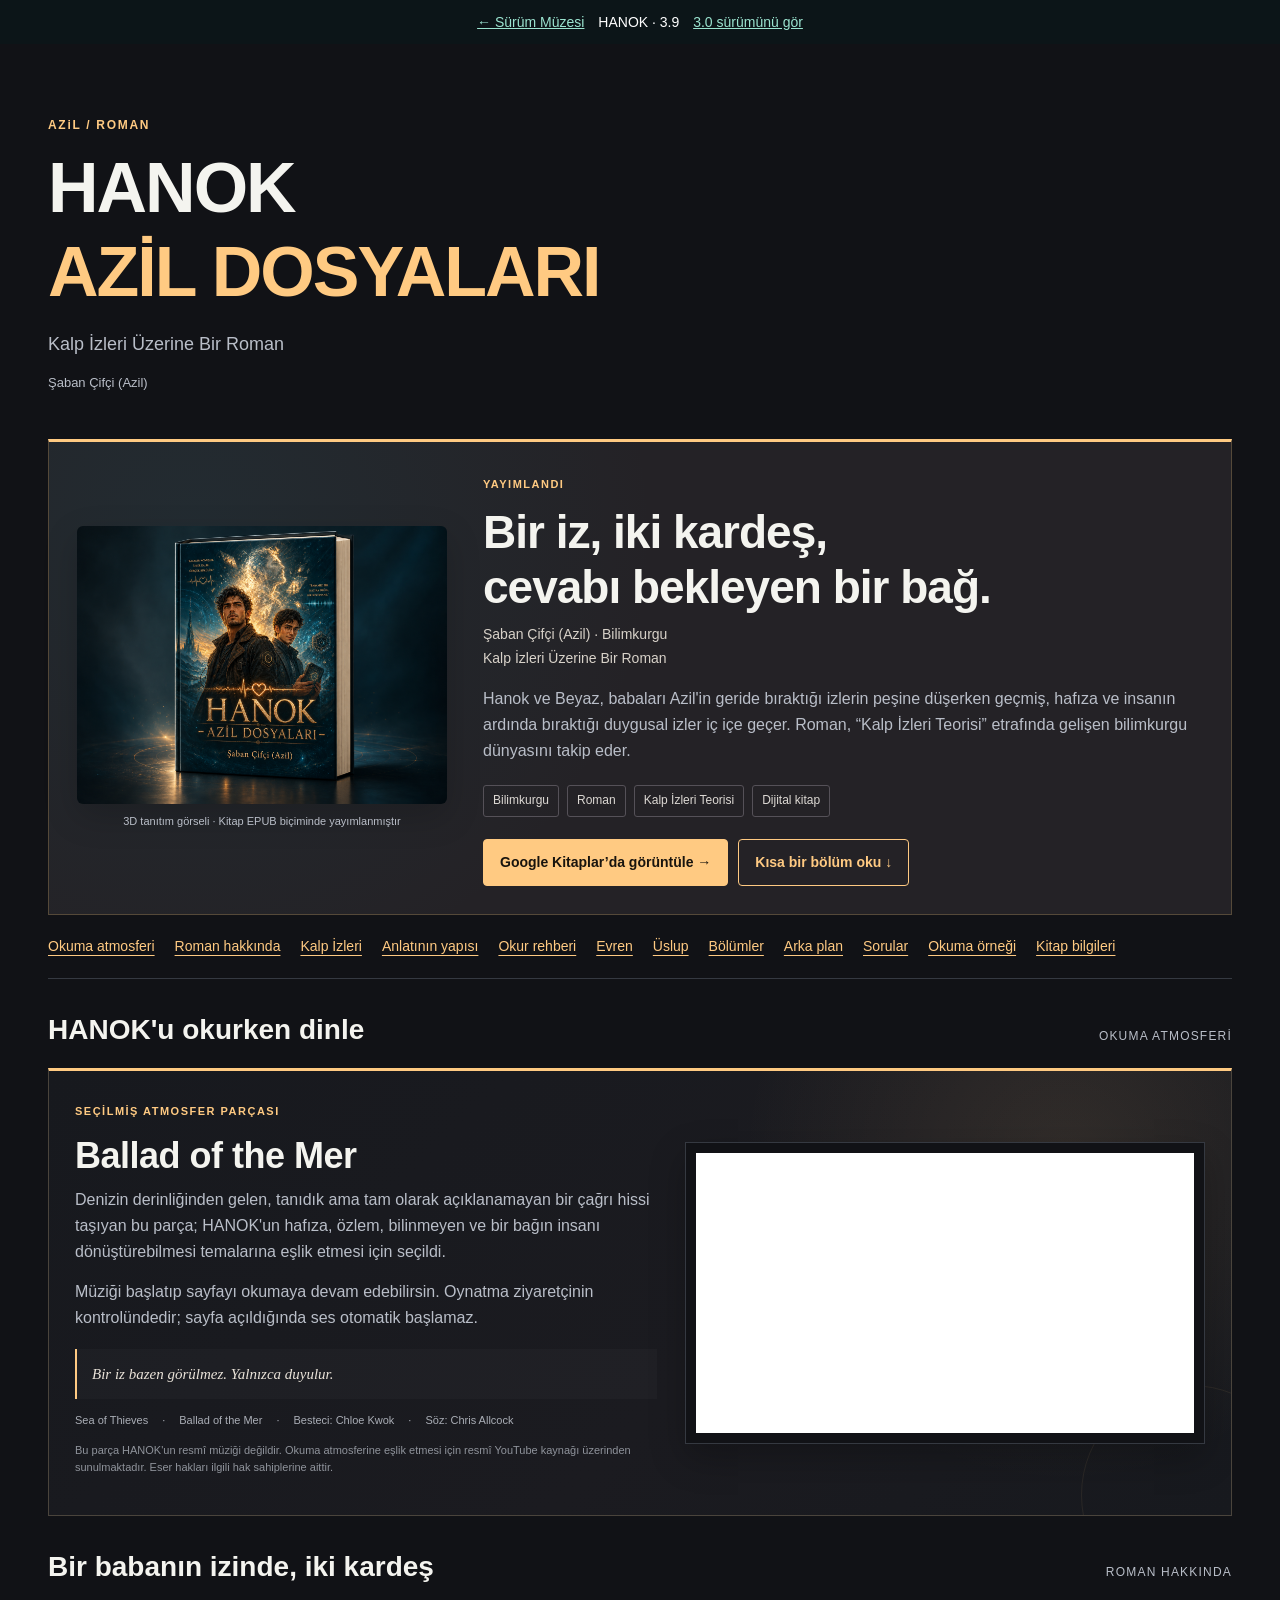
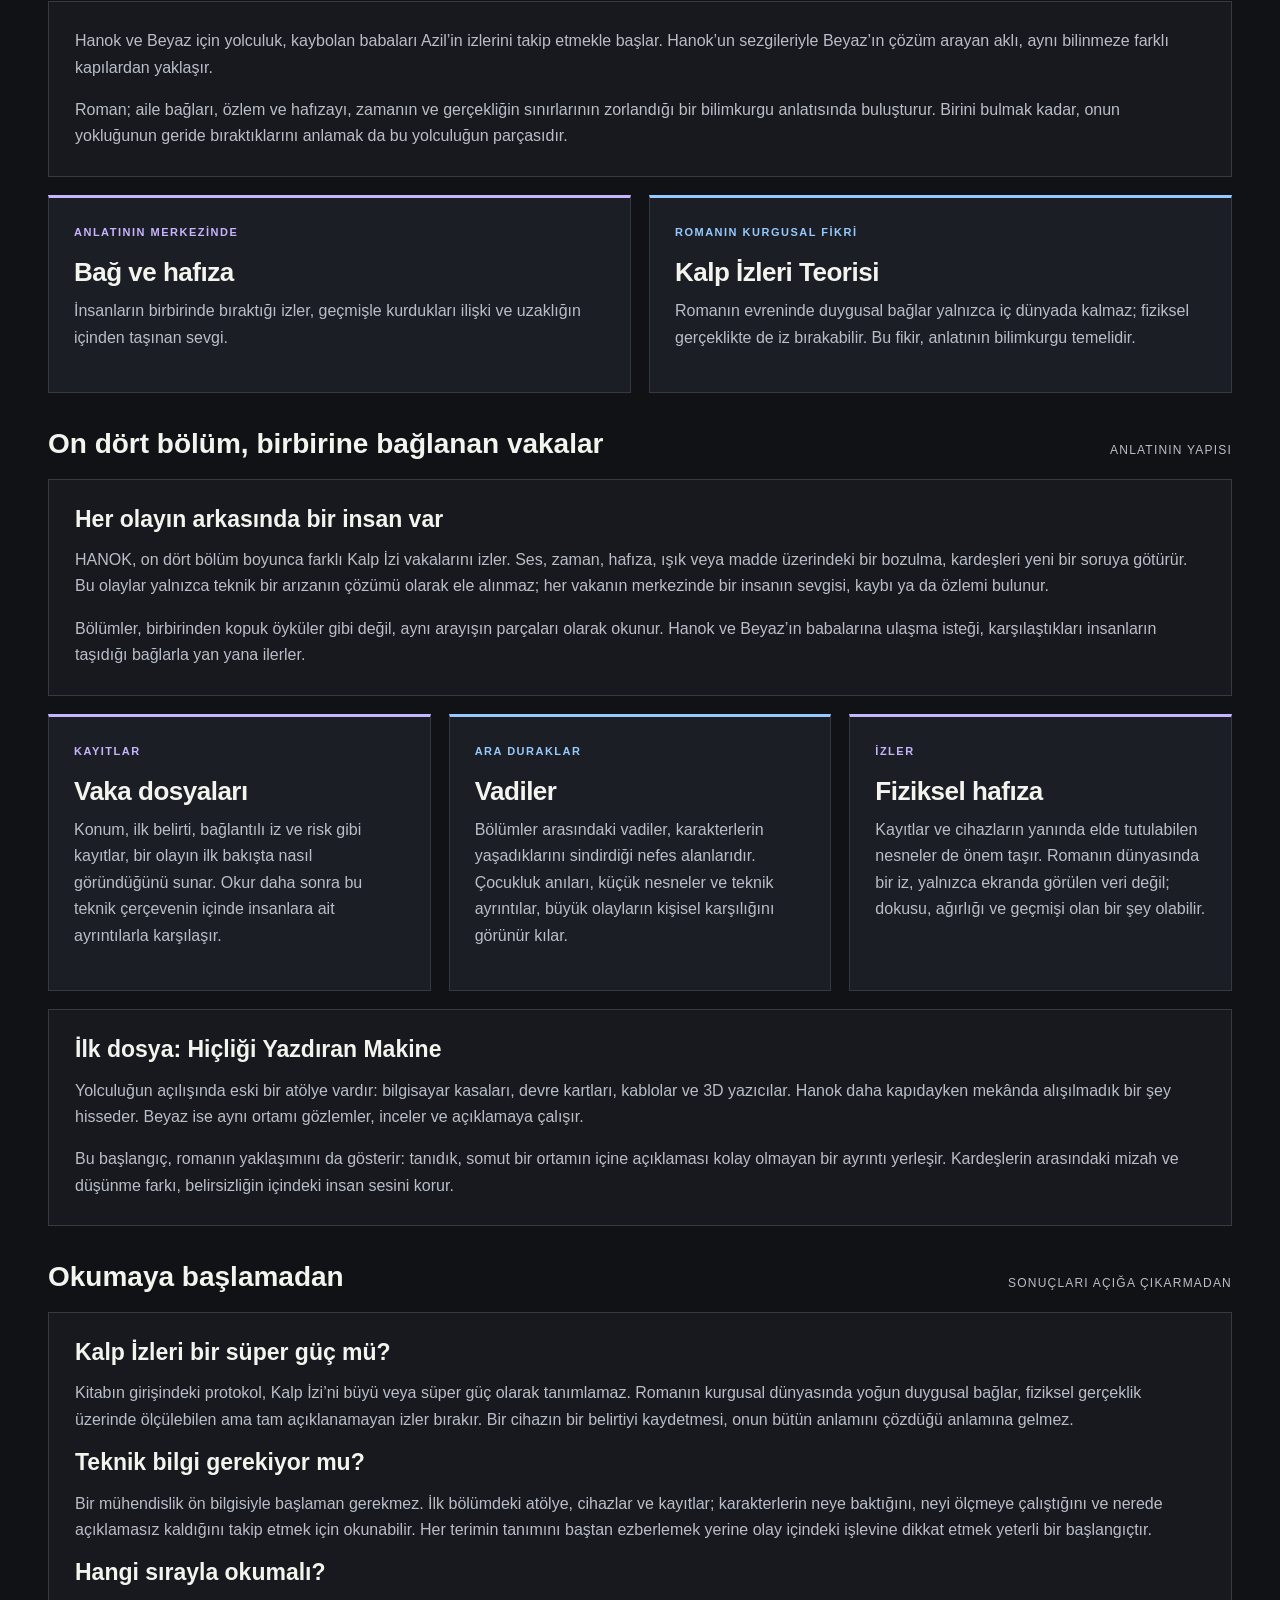
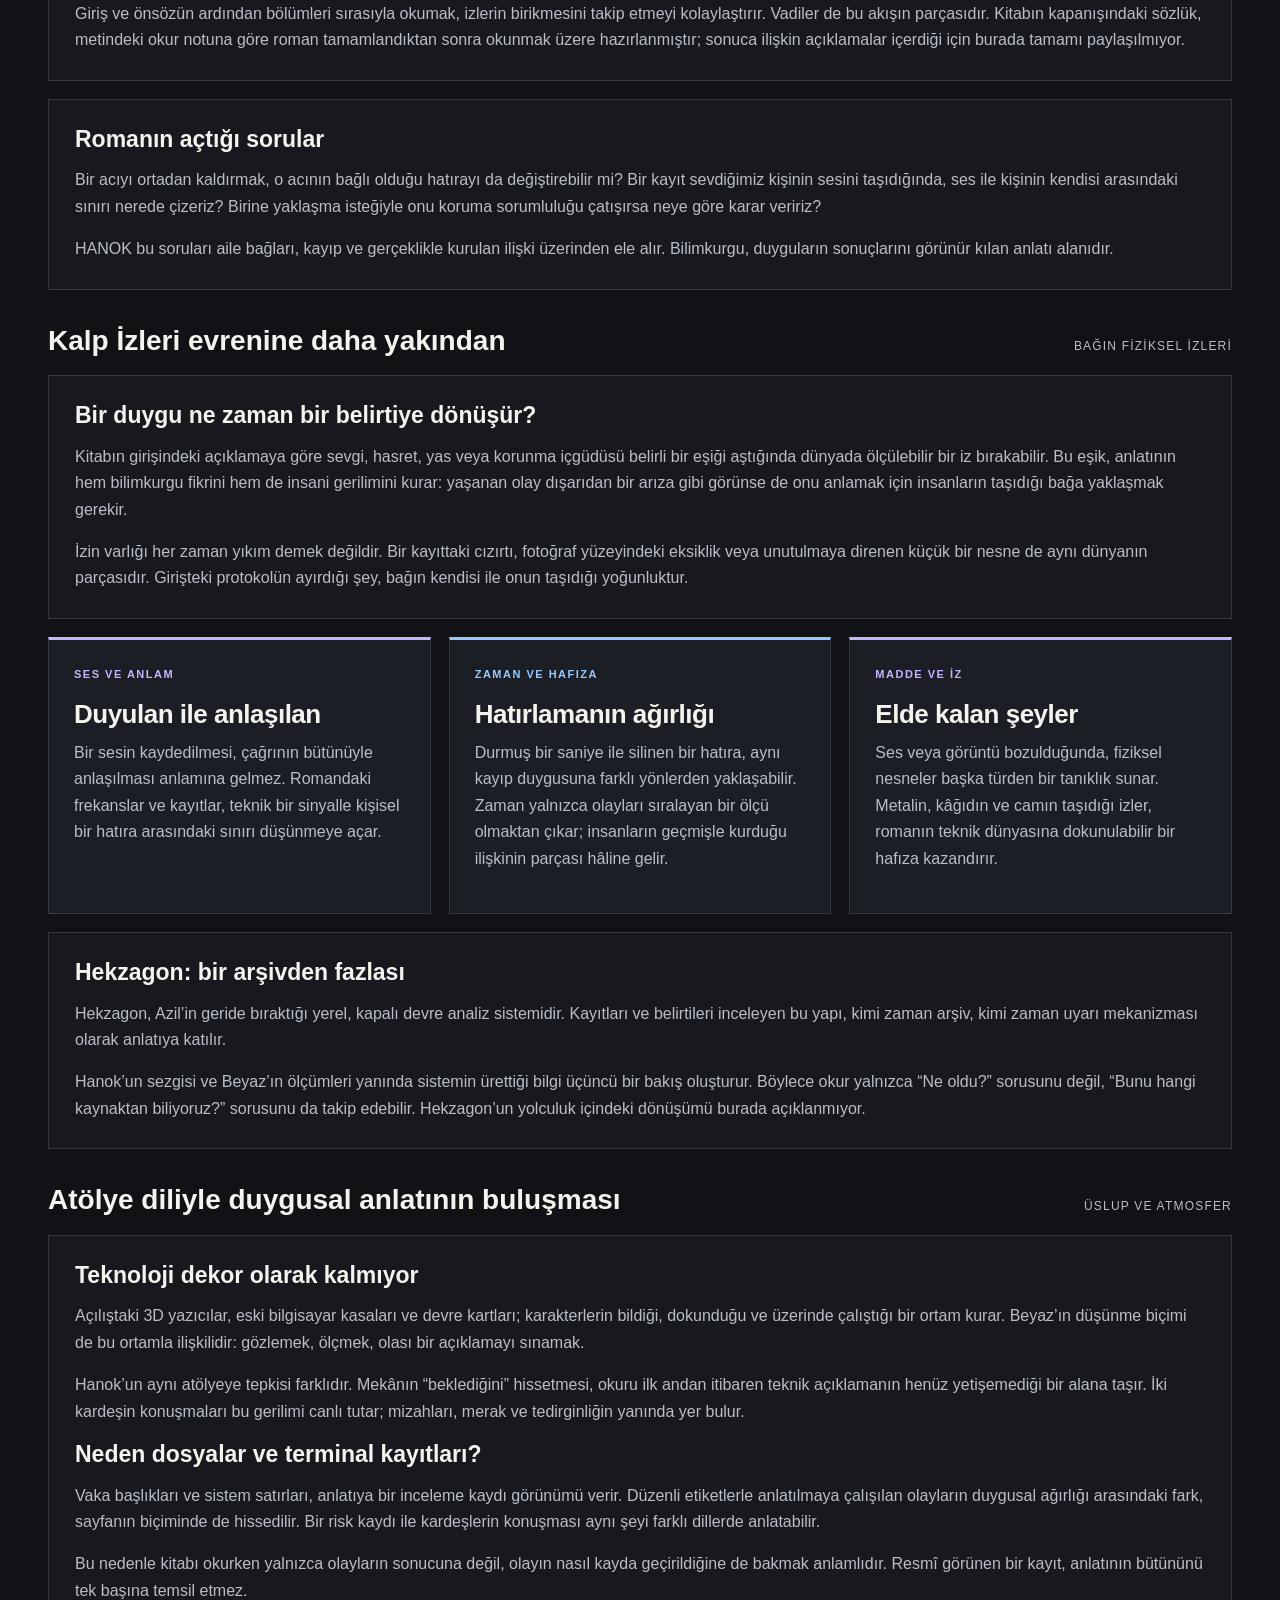
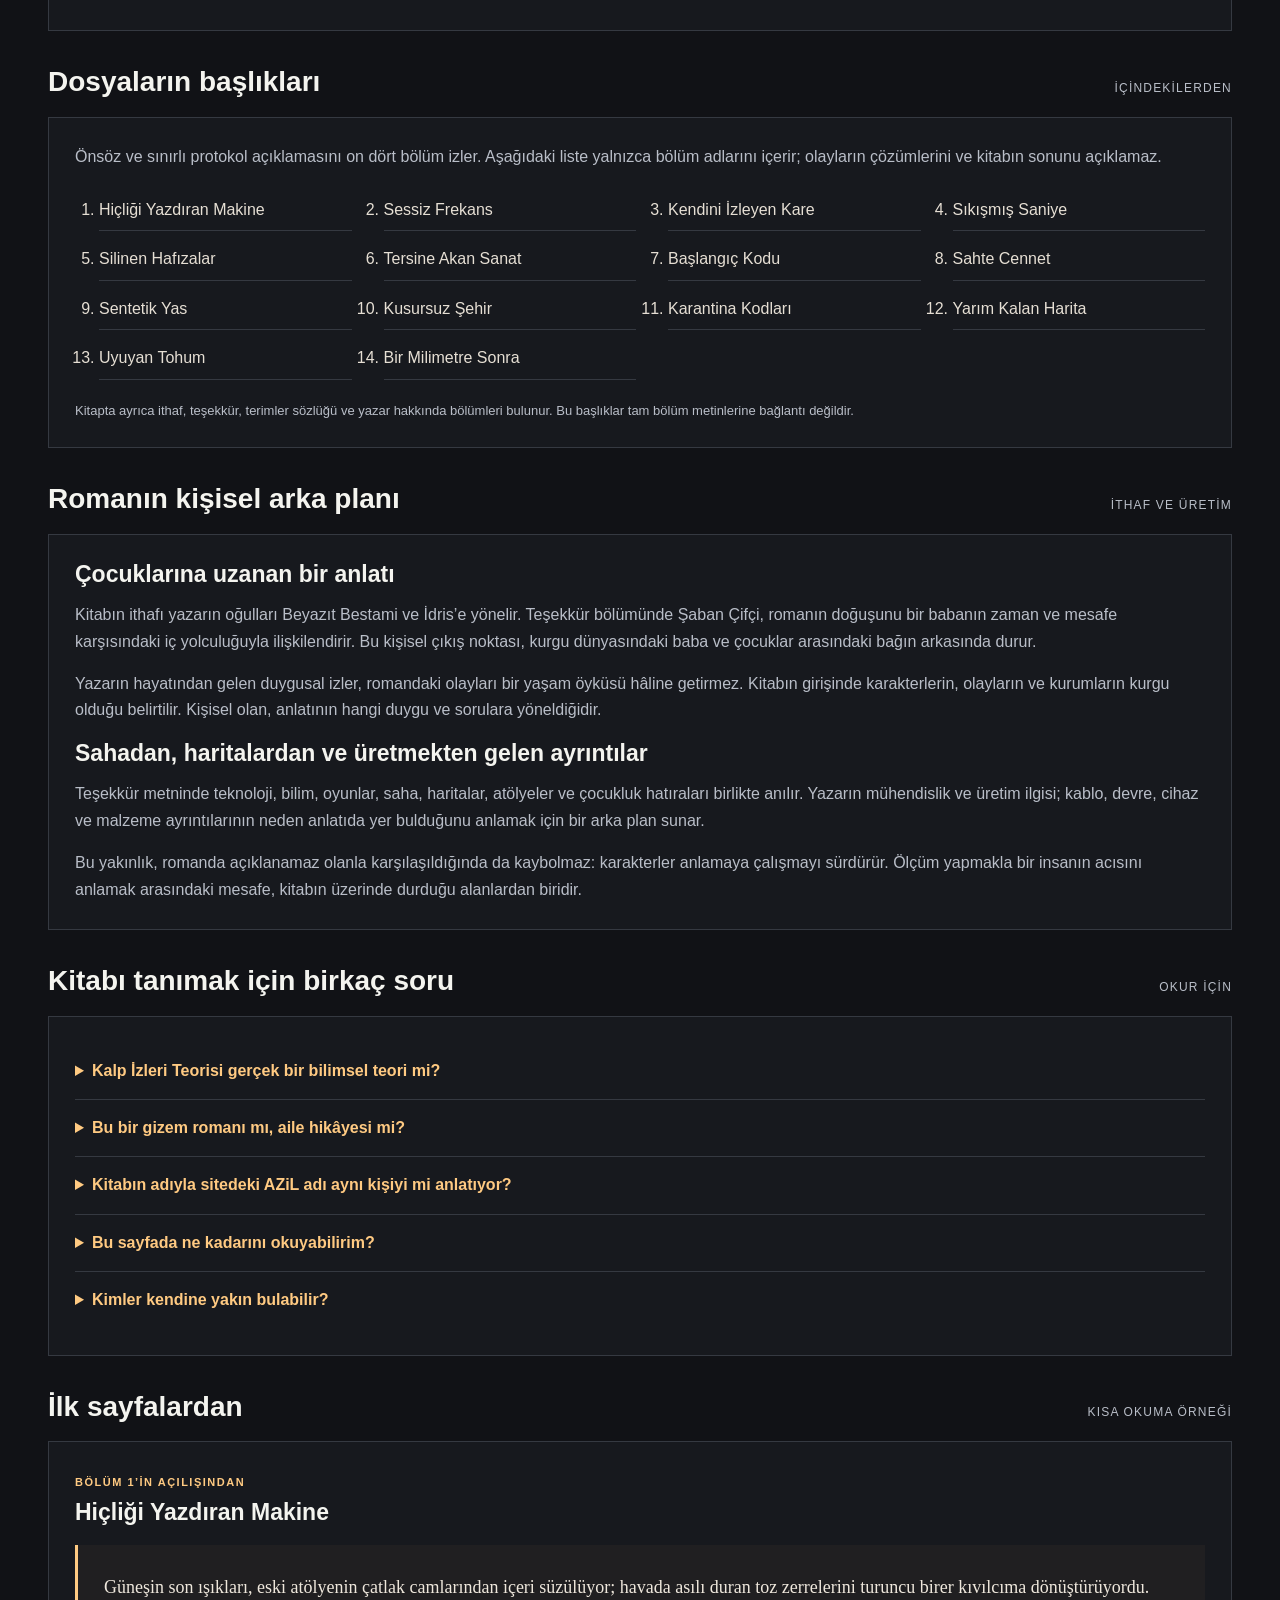
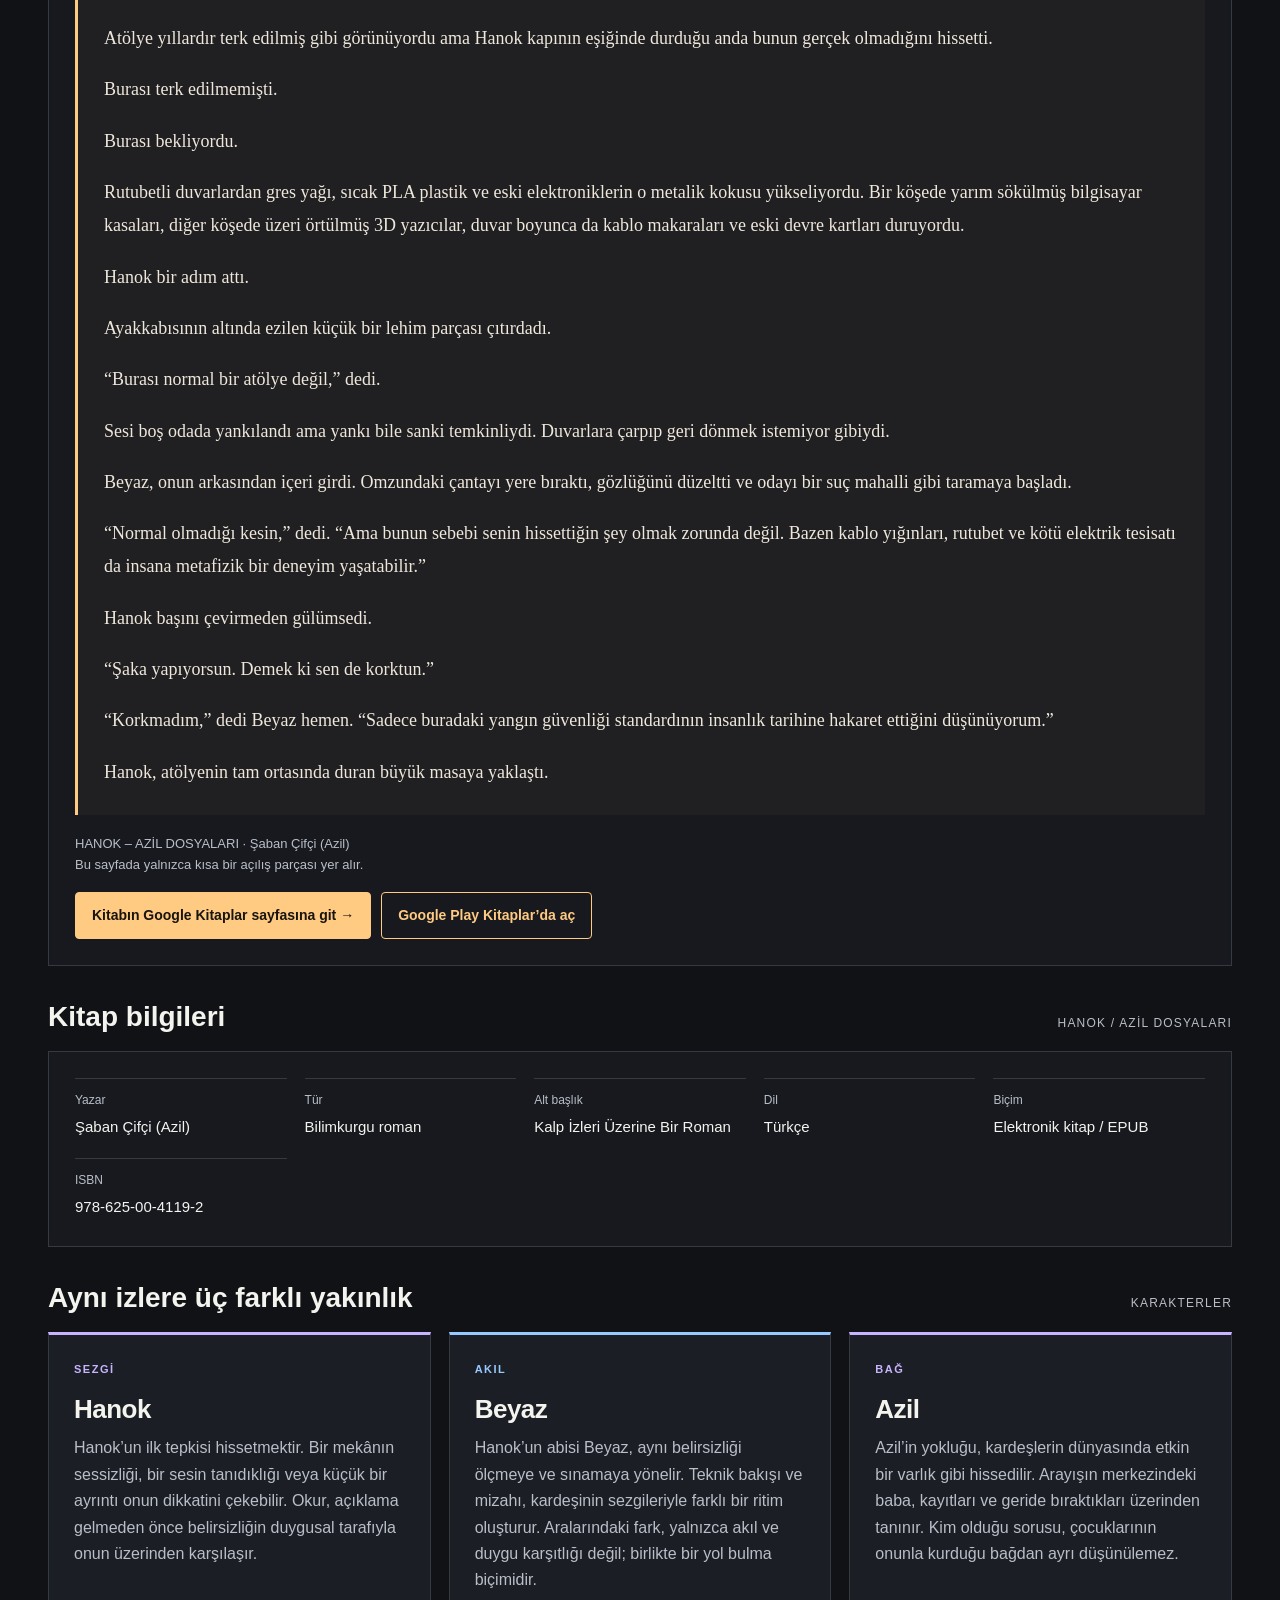
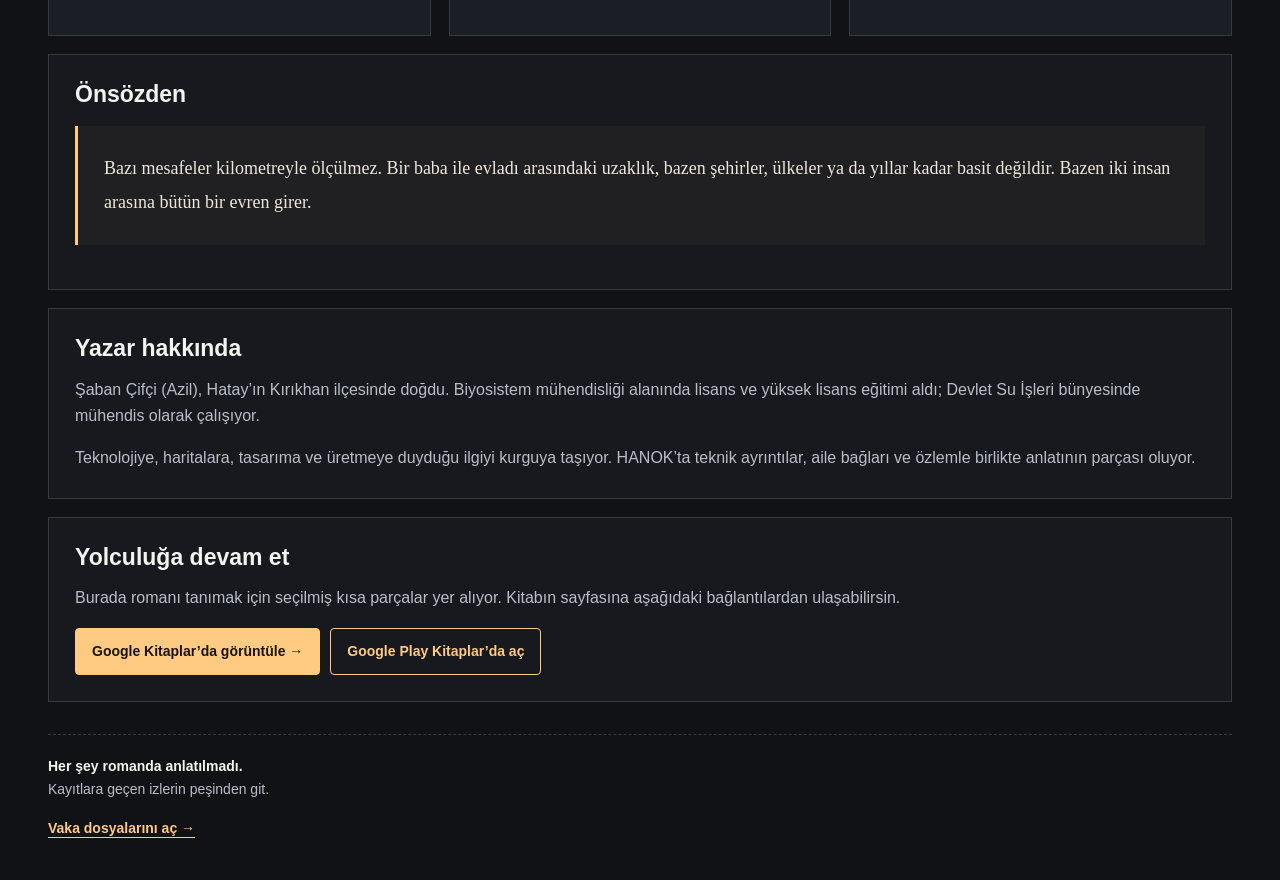
<file: arsiv/hanok/3.9/index.html>
<!doctype html><html lang="tr"><head><meta charset="utf-8"><meta name="viewport" content="width=device-width,initial-scale=1"><meta name="robots" content="noindex,nofollow"><title>HANOK 3.9 · AZiL Sürüm Müzesi</title><style>body{margin:0;background:#111216}.museum-nav{background:#0c1518;color:white;padding:14px;font:14px Arial,sans-serif;text-align:center}.museum-nav a{color:#9be4d0;margin:0 10px}body.az-theme-light{background:#f5f6f3}</style></head><body class="az-theme-dark"><div class="museum-nav"><a href="../../">← Sürüm Müzesi</a> HANOK · 3.9 <a href="../3.0/">3.0 sürümünü gör</a></div><!-- AZiL 3.9 HANOK - 3D kitap maketi + tema uyumlu tam kaynak. Eski HANOK kodunun yerine yapistirin. --> <style type="text/css">
#az-hanok{--bg:#111216;--panel:#1b1e24;--panel2:#242226;--line:#353941;--text:#f4f4ef;--muted:#b9bec8;--accent:#ffca82;box-sizing:border-box;width:100%;max-width:1320px;margin:0 auto;padding:28px clamp(18px,4vw,48px);background:var(--bg);color:var(--text);font:16px/1.65 Arial,Helvetica,sans-serif;text-align:left;overflow-wrap:break-word;color-scheme:dark;container-type:inline-size}
#az-hanok *,#az-hanok *:before,#az-hanok *:after{box-sizing:border-box}
#az-hanok a{color:inherit;text-decoration:none}#az-hanok a:focus-visible,#az-hanok summary:focus-visible{outline:3px solid var(--accent);outline-offset:5px}
#az-hanok .hn-hero{padding:44px 0 32px}#az-hanok .hn-kicker{margin:0 0 10px;color:#ffca82;font-size:12px;font-weight:700;letter-spacing:1.7px}
#az-hanok h1,#az-hanok h2,#az-hanok h3{color:var(--text);line-height:1.2;padding:0}#az-hanok h1{margin:0 0 16px;font-size:clamp(38px,6vw,70px);letter-spacing:-2px}#az-hanok h1 span{color:#ffca82}
#az-hanok .hn-intro{max-width:760px;margin:0;color:var(--muted);font-size:18px}
#az-hanok .hn-section-head{display:flex;align-items:end;justify-content:space-between;gap:18px;flex-wrap:wrap;margin:34px 0 18px}#az-hanok .hn-section-head h2{margin:0;font-size:28px}#az-hanok .hn-section-head span{color:var(--muted);font-size:12px;letter-spacing:1.2px}
#az-hanok .hn-feature{display:grid;grid-template-columns:190px minmax(0,1fr);gap:30px;align-items:center;padding:28px;background:var(--panel2);border:1px solid #554939;border-top:3px solid #ffca82}
#az-hanok .hn-cover{display:block;width:100%;max-width:190px;margin:0 auto}#az-hanok .hn-cover img{display:block;width:100%;height:auto;border:1px solid #4a4540;box-shadow:0 14px 34px rgba(0,0,0,.28)}
#az-hanok .hn-label{display:inline-block;margin-bottom:8px;color:#ffca82;font-size:11px;font-weight:700;letter-spacing:1.5px}#az-hanok .hn-feature h2{margin:4px 0 8px;font-size:clamp(30px,4vw,46px);letter-spacing:-1px}
#az-hanok .hn-meta{margin:0 0 16px;color:#d8d2c9;font-size:14px}#az-hanok .hn-desc{max-width:760px;margin:0 0 20px;color:var(--muted)}
#az-hanok .hn-tags{display:flex;flex-wrap:wrap;gap:8px;margin:0 0 22px}#az-hanok .hn-tag{display:inline-block;padding:5px 9px;border:1px solid #555158;border-radius:3px;color:#ddd9d4;font-size:12px}
#az-hanok .hn-actions{display:flex;gap:10px;flex-wrap:wrap}#az-hanok a.hn-btn{display:inline-block;padding:11px 16px;border:1px solid #ffca82;border-radius:4px;background:#ffca82;color:#18140e;font-size:14px;font-weight:700}#az-hanok a.hn-btn:hover{filter:brightness(1.07)}#az-hanok a.hn-secondary{background:transparent;color:#ffca82}
#az-hanok .hn-grid{display:grid;grid-template-columns:repeat(auto-fit,minmax(min(100%,290px),1fr));gap:18px}
#az-hanok .hn-card{display:flex;flex-direction:column;min-width:0;padding:25px;background:var(--panel);border:1px solid var(--line);border-top:3px solid #c7b4ff}#az-hanok .hn-card:nth-child(2n){border-top-color:#96c9ff}#az-hanok .hn-card .hn-label{color:#c7b4ff}#az-hanok .hn-card:nth-child(2n) .hn-label{color:#96c9ff}#az-hanok .hn-card h3{margin:8px 0 10px;font-size:26px;letter-spacing:-.5px}#az-hanok .hn-card p{margin:0 0 16px;color:var(--muted)}
#az-hanok .hn-status{display:inline-block;margin:2px 0 18px;padding:5px 9px;align-self:flex-start;border:1px solid #53565f;border-radius:999px;color:#d9d9dc;font-size:12px}#az-hanok .hn-card-footer{margin-top:auto;padding-top:17px;border-top:1px solid var(--line);color:#cfd2d8;font-size:13px}
#az-hanok .hn-panel{padding:26px;border:1px solid var(--line);background:#17191e;margin-top:18px}#az-hanok .hn-panel h3{font-size:23px;margin:0 0 14px}#az-hanok .hn-panel p{margin:0 0 16px;color:var(--muted)}#az-hanok .hn-panel p:last-child{margin-bottom:0}
#az-hanok .hn-jump{display:flex;gap:12px 20px;flex-wrap:wrap;border-bottom:1px solid var(--line);padding:20px 0;font-size:14px}#az-hanok .hn-jump a{color:#ffca82;text-decoration:underline;text-underline-offset:4px}
#az-hanok .hn-excerpt{border-left:3px solid #ffca82;background:#201f21;padding:26px;margin:18px 0;font:18px/1.85 Georgia,'Times New Roman',serif}#az-hanok .hn-excerpt p{color:#eee7dc;margin:0 0 18px}#az-hanok .hn-excerpt p:last-child{margin:0}
#az-hanok .hn-facts{display:grid;grid-template-columns:repeat(auto-fit,minmax(min(100%,190px),1fr));gap:18px;margin:0}#az-hanok .hn-facts div{min-width:0;border-top:1px solid var(--line);padding-top:12px}#az-hanok dt{color:var(--muted);font-size:12px}#az-hanok dd{margin:4px 0 0;color:var(--text);font-size:15px}
#az-hanok .hn-small{font-size:13px;color:var(--muted)}#az-hanok [id]{scroll-margin-top:90px}
@media(max-width:680px){#az-hanok{padding:20px 16px}#az-hanok .hn-feature{grid-template-columns:1fr;padding:22px}#az-hanok .hn-cover{width:130px;margin:0}#az-hanok .hn-hero{padding:34px 0 26px}#az-hanok h1{font-size:42px}#az-hanok .hn-panel,#az-hanok .hn-excerpt{padding:20px}}
@container(max-width:620px){#az-hanok .hn-feature{grid-template-columns:1fr}#az-hanok .hn-cover{max-width:130px;margin:0}}

/* Keep the site theme's decorative quote glyphs out of the reader. */
#az-hanok .hn-excerpt,#az-hanok .hn-excerpt p{quotes:none!important;text-indent:0!important;float:none!important;position:static;max-width:100%;width:auto;white-space:normal;overflow-wrap:anywhere;text-align:left}
#az-hanok .hn-excerpt:before,#az-hanok .hn-excerpt:after,#az-hanok .hn-excerpt p:before,#az-hanok .hn-excerpt p:after{content:none!important;display:none!important}
#az-hanok .hn-feature>*,#az-hanok .hn-panel{min-width:0}
#az-hanok .hn-chapters{display:grid;grid-template-columns:repeat(auto-fit,minmax(min(100%,240px),1fr));gap:8px 32px;padding-left:24px;margin:20px 0;color:#e6dfd4}#az-hanok .hn-chapters li{padding:7px 0;border-bottom:1px solid #353941;break-inside:avoid}#az-hanok .hn-faq details{padding:15px 0;border-bottom:1px solid #353941}#az-hanok .hn-faq details:last-child{border-bottom:0}#az-hanok .hn-faq summary{cursor:pointer;font-weight:700;color:#ffca82}#az-hanok .hn-faq details p{margin-top:12px}
/* HANOK / OKUMA ATMOSFERI */
#az-hanok .hn-music{
  position:relative;
  overflow:hidden;
  margin:22px 0 8px;
  padding:26px;
  border:1px solid #4a443c;
  border-top:3px solid #ffca82;
  background:
    radial-gradient(circle at 86% 20%,rgba(255,202,130,.10),transparent 30%),
    linear-gradient(135deg,#17191e 0%,#1b1b20 58%,#17191e 100%);
}
#az-hanok .hn-music:after{
  content:"";
  position:absolute;
  right:-70px;
  bottom:-90px;
  width:220px;
  height:220px;
  border:1px solid rgba(255,202,130,.08);
  border-radius:50%;
  pointer-events:none;
}
#az-hanok .hn-music-grid{
  position:relative;
  z-index:1;
  display:grid;
  grid-template-columns:minmax(0,1fr) minmax(300px,520px);
  gap:28px;
  align-items:center;
}
#az-hanok .hn-music-copy{min-width:0}
#az-hanok .hn-music-title{
  margin:5px 0 10px;
  font-size:clamp(25px,3vw,36px);
  letter-spacing:-.5px;
}
#az-hanok .hn-music-copy p{
  margin:0 0 13px;
  color:var(--muted);
}
#az-hanok .hn-music-quote{
  margin:17px 0 0;
  padding:13px 15px;
  border-left:2px solid #ffca82;
  background:rgba(255,255,255,.025);
  color:#e9e2d8;
  font:italic 15px/1.65 Georgia,'Times New Roman',serif;
}
#az-hanok .hn-music-player{
  min-width:0;
  padding:10px;
  border:1px solid #353941;
  background:#111216;
  box-shadow:0 14px 34px rgba(0,0,0,.24);
}
#az-hanok .hn-music-player iframe{
  display:block;
  width:100%;
  aspect-ratio:16/9;
  min-height:230px;
  border:0;
}
#az-hanok .hn-music-meta{
  display:flex;
  gap:8px 14px;
  flex-wrap:wrap;
  margin-top:12px;
  color:#aaaeb6;
  font-size:11px;
}
#az-hanok .hn-music-meta span{white-space:normal}
#az-hanok .hn-music-note{
  margin-top:12px!important;
  color:#8f939b!important;
  font-size:11px;
  line-height:1.55;
}
@media(max-width:850px){
  #az-hanok .hn-music-grid{grid-template-columns:1fr}
  #az-hanok .hn-music-player{max-width:620px;width:100%}
}
@media(max-width:480px){
  #az-hanok .hn-music{padding:20px}
  #az-hanok .hn-music-player iframe{min-height:190px}
}

/* AZiL 3.0 / HANOK - ortak tema uyumu.
   Tema siniflari ortak ust menu tarafindan body/html uzerine uygulanir. */
body.az-theme-light #az-hanok,
html.az-theme-light #az-hanok{
 --bg:#f5f6f3;--panel:#ffffff;--panel2:#fff8f0;
 --line:#d9dcd7;--text:#17211d;--muted:#47564e;--accent:#a66014;
 color-scheme:light;
}
body.az-theme-light #az-hanok .hn-kicker,
html.az-theme-light #az-hanok .hn-kicker,
body.az-theme-light #az-hanok h1 span,
html.az-theme-light #az-hanok h1 span,
body.az-theme-light #az-hanok .hn-label,
html.az-theme-light #az-hanok .hn-label,
body.az-theme-light #az-hanok .hn-jump a,
html.az-theme-light #az-hanok .hn-jump a,
body.az-theme-light #az-hanok .hn-faq summary,
html.az-theme-light #az-hanok .hn-faq summary{color:#98540d}
body.az-theme-light #az-hanok .hn-feature,
html.az-theme-light #az-hanok .hn-feature{border-color:#dec8ad;border-top-color:#b7762a}
body.az-theme-light #az-hanok .hn-meta,
html.az-theme-light #az-hanok .hn-meta,
body.az-theme-light #az-hanok .hn-tag,
html.az-theme-light #az-hanok .hn-tag,
body.az-theme-light #az-hanok .hn-status,
html.az-theme-light #az-hanok .hn-status,
body.az-theme-light #az-hanok .hn-card-footer,
html.az-theme-light #az-hanok .hn-card-footer,
body.az-theme-light #az-hanok .hn-chapters,
html.az-theme-light #az-hanok .hn-chapters{color:#435149}
body.az-theme-light #az-hanok .hn-tag,
html.az-theme-light #az-hanok .hn-tag,
body.az-theme-light #az-hanok .hn-status,
html.az-theme-light #az-hanok .hn-status{border-color:#c7cdc5}
body.az-theme-light #az-hanok .hn-panel,
html.az-theme-light #az-hanok .hn-panel{background:#ffffff}
body.az-theme-light #az-hanok .hn-excerpt,
html.az-theme-light #az-hanok .hn-excerpt{background:#fff9ee;border-left-color:#af742e}
body.az-theme-light #az-hanok .hn-excerpt p,
html.az-theme-light #az-hanok .hn-excerpt p{color:#29231b}
body.az-theme-light #az-hanok .hn-chapters li,
html.az-theme-light #az-hanok .hn-chapters li,
body.az-theme-light #az-hanok .hn-faq details,
html.az-theme-light #az-hanok .hn-faq details{border-color:#d9dcd7}
body.az-theme-light #az-hanok a.hn-btn,
html.az-theme-light #az-hanok a.hn-btn{background:#b9762d;border-color:#b9762d;color:#fff}
body.az-theme-light #az-hanok a.hn-secondary,
html.az-theme-light #az-hanok a.hn-secondary{background:transparent;color:#884a09}
body.az-theme-light #az-hanok .hn-card .hn-label,
html.az-theme-light #az-hanok .hn-card .hn-label{color:#6042a1}
body.az-theme-light #az-hanok .hn-card:nth-child(2n) .hn-label,
html.az-theme-light #az-hanok .hn-card:nth-child(2n) .hn-label{color:#25649e}
body.az-theme-light #az-hanok .hn-music,
html.az-theme-light #az-hanok .hn-music{
 background:radial-gradient(circle at 86% 20%,rgba(180,115,43,.10),transparent 30%),linear-gradient(135deg,#fffaf3,#f1eee9);
 border-color:#d9c6ac;border-top-color:#b9762d;
}
body.az-theme-light #az-hanok .hn-music-quote,
html.az-theme-light #az-hanok .hn-music-quote{background:rgba(148,95,35,.06);color:#483a28;border-left-color:#b9762d}
body.az-theme-light #az-hanok .hn-music-meta,
html.az-theme-light #az-hanok .hn-music-meta{color:#516158}
body.az-theme-light #az-hanok .hn-music-note,
html.az-theme-light #az-hanok .hn-music-note{color:#637068!important}
body.az-theme-light #az-hanok .hn-music-player,
html.az-theme-light #az-hanok .hn-music-player{background:#fff;border-color:#dbd0c2;box-shadow:0 12px 24px rgba(40,29,18,.08)}
/* Mobilde yazilar, kartlar ve gomulu YouTube oynaticisi tasmaz. */
#az-hanok .hn-music-grid>*{min-width:0}
#az-hanok .hn-music-player iframe{max-width:100%}
#az-hanok .hn-actions a{max-width:100%;overflow-wrap:anywhere}
@media(max-width:480px){
 #az-hanok{padding:20px 16px}
 #az-hanok .hn-hero{padding:24px 0}
 #az-hanok h1{font-size:clamp(34px,9.5vw,42px);letter-spacing:-1px}
 #az-hanok .hn-music{padding:16px}
 #az-hanok .hn-music-player iframe{min-height:0;aspect-ratio:16/9}
 #az-hanok .hn-panel{padding:18px}
 #az-hanok .hn-excerpt{padding:18px}
}

/* HANOK: okura birakilan arsiv notu */
#az-hanok .hn-archive-note{margin:32px 0 0;padding:20px 0 4px;border-top:1px dashed var(--line);color:var(--muted);font-size:14px}
#az-hanok .hn-archive-note strong{color:var(--text)}
#az-hanok .hn-archive-note p{margin:0 0 8px}
#az-hanok .hn-archive-note a{display:inline-block;padding:8px 0;color:var(--accent);text-decoration:underline;text-underline-offset:4px;font-weight:700}

/* AZiL 3.9 / HANOK 3D tanitim maketi - yalnızca gorsel alanini genisletir. */
#az-hanok .hn-feature{
  grid-template-columns:minmax(250px,370px) minmax(0,1fr);
  gap:clamp(20px,3vw,36px);
  background:radial-gradient(circle at 12% 20%,rgba(24,113,132,.12),transparent 42%),var(--panel2);
}
#az-hanok .hn-cover-wrap{min-width:0;max-width:370px;width:100%;margin:0 auto;}
#az-hanok .hn-cover{width:100%;max-width:none;}
#az-hanok .hn-cover img{width:100%;height:auto;border:0;border-radius:6px;box-shadow:0 12px 34px rgba(0,0,0,.18);}
#az-hanok .hn-mockup-note{margin:9px 0 0;text-align:center;line-height:1.5;font-size:11px;color:var(--muted);}
@media(max-width:850px){#az-hanok .hn-feature{grid-template-columns:minmax(190px,280px) minmax(0,1fr)}}
@media(max-width:680px){#az-hanok .hn-feature{grid-template-columns:1fr}#az-hanok .hn-cover-wrap{max-width:350px}#az-hanok .hn-cover{max-width:none;width:100%;}}
@container(max-width:620px){#az-hanok .hn-feature{grid-template-columns:1fr}#az-hanok .hn-cover-wrap{max-width:350px}#az-hanok .hn-cover{width:100%;max-width:none;margin:0 auto}}
@media(prefers-reduced-motion:no-preference){#az-hanok .hn-cover img{transition:transform .24s ease}#az-hanok .hn-cover:hover img{transform:scale(1.015)}}
</style> <section id="az-hanok" lang="tr" aria-labelledby="hn-title">
<div class="hn-hero">
<p class="hn-kicker">AZiL / ROMAN</p>
<h1 id="hn-title">HANOK<br />
<span>AZİL DOSYALARI</span></h1>
<p class="hn-intro">Kalp İzleri &Uuml;zerine Bir Roman</p>
<p class="hn-small">Şaban &Ccedil;if&ccedil;i (Azil)</p>
</div>
<article class="hn-feature" aria-labelledby="hanok-title">
<div class="hn-cover-wrap"><a class="hn-cover" href="https://www.google.com.tr/books/edition/HANOK_AZ%C4%B0L_DOSYALARI/sgnWEQAAQBAJ" target="_blank" rel="noopener noreferrer" aria-label="HANOK kitabını Google Kitaplar&rsquo;da g&ouml;r&uuml;nt&uuml;le"><img src="https://scazil.github.io/azil-assets/assets/hanok/Hanok.png" width="1448" height="1086" decoding="async" fetchpriority="high" alt="HANOK - AZİL DOSYALARI romanının &uuml;&ccedil; boyutlu tanıtım kitap maketi" /></a>
<p class="hn-mockup-note">3D tanıtım g&ouml;rseli &middot; Kitap EPUB bi&ccedil;iminde yayımlanmıştır</p>
</div>
<div><span class="hn-label">YAYIMLANDI</span>
<h2 id="hanok-title">Bir iz, iki kardeş,<br />
cevabı bekleyen bir bağ.</h2>
<p class="hn-meta">Şaban &Ccedil;if&ccedil;i (Azil) &middot; Bilimkurgu<br />
Kalp İzleri &Uuml;zerine Bir Roman</p>
<p class="hn-desc">Hanok ve Beyaz, babaları Azil'in geride bıraktığı izlerin peşine d&uuml;şerken ge&ccedil;miş, hafıza ve insanın ardında bıraktığı duygusal izler i&ccedil; i&ccedil;e ge&ccedil;er. Roman, &ldquo;Kalp İzleri Teorisi&rdquo; etrafında gelişen bilimkurgu d&uuml;nyasını takip eder.</p>
<div class="hn-tags" aria-label="HANOK &ouml;zellikleri"><span class="hn-tag">Bilimkurgu</span><span class="hn-tag">Roman</span><span class="hn-tag">Kalp İzleri Teorisi</span><span class="hn-tag">Dijital kitap</span></div>
<div class="hn-actions"><a class="hn-btn" href="https://www.google.com.tr/books/edition/HANOK_AZ%C4%B0L_DOSYALARI/sgnWEQAAQBAJ" target="_blank" rel="noopener noreferrer">Google Kitaplar&rsquo;da g&ouml;r&uuml;nt&uuml;le &rarr;</a><a class="hn-btn hn-secondary" href="#hn-ornek">Kısa bir b&ouml;l&uuml;m oku &darr;</a></div>
</div>
</article> <nav class="hn-jump" aria-label="HANOK b&ouml;l&uuml;m bağlantıları"><a href="#hn-muzik">Okuma atmosferi</a><a href="#hn-hakkinda">Roman hakkında</a><a href="#hn-kalp">Kalp İzleri</a><a href="#hn-yapi">Anlatının yapısı</a><a href="#hn-okur">Okur rehberi</a><a href="#hn-evren">Evren</a><a href="#hn-dil">&Uuml;slup</a><a href="#hn-basliklar">B&ouml;l&uuml;mler</a><a href="#hn-arka-plan">Arka plan</a><a href="#hn-sorular">Sorular</a><a href="#hn-ornek">Okuma &ouml;rneği</a><a href="#hn-kunye">Kitap bilgileri</a></nav>
<div class="hn-section-head" id="hn-muzik">
<h2>HANOK'u okurken dinle</h2>
<span>OKUMA ATMOSFERİ</span></div>
<section class="hn-music" aria-labelledby="hn-music-title">
<div class="hn-music-grid">
<div class="hn-music-copy"><span class="hn-label">SE&Ccedil;İLMİŞ ATMOSFER PAR&Ccedil;ASI</span>
<h3 class="hn-music-title" id="hn-music-title">Ballad of the Mer</h3>
<p>Denizin derinliğinden gelen, tanıdık ama tam olarak a&ccedil;ıklanamayan bir &ccedil;ağrı hissi taşıyan bu par&ccedil;a; HANOK'un hafıza, &ouml;zlem, bilinmeyen ve bir bağın insanı d&ouml;n&uuml;şt&uuml;rebilmesi temalarına eşlik etmesi i&ccedil;in se&ccedil;ildi.</p>
<p>M&uuml;ziği başlatıp sayfayı okumaya devam edebilirsin. Oynatma ziyaret&ccedil;inin kontrol&uuml;ndedir; sayfa a&ccedil;ıldığında ses otomatik başlamaz.</p>
<div class="hn-music-quote">Bir iz bazen g&ouml;r&uuml;lmez. Yalnızca duyulur.</div>
<div class="hn-music-meta"><span>Sea of Thieves</span> <span>&middot;</span> <span>Ballad of the Mer</span> <span>&middot;</span> <span>Besteci: Chloe Kwok</span> <span>&middot;</span> <span>S&ouml;z: Chris Allcock</span></div>
<p class="hn-music-note">Bu par&ccedil;a HANOK'un resm&icirc; m&uuml;ziği değildir. Okuma atmosferine eşlik etmesi i&ccedil;in resm&icirc; YouTube kaynağı &uuml;zerinden sunulmaktadır. Eser hakları ilgili hak sahiplerine aittir.</p>
</div>
<div class="hn-music-player"><iframe
src="https://www.youtube-nocookie.com/embed/lJTzN3P4mMQ?rel=0"
title="Sea of Thieves - Ballad of the Mer"
loading="lazy"
allow="accelerometer; autoplay; clipboard-write; encrypted-media; gyroscope; picture-in-picture; web-share"
referrerpolicy="strict-origin-when-cross-origin"
allowfullscreen>
</iframe></div>
</div>
</section>
<div class="hn-section-head" id="hn-hakkinda">
<h2>Bir babanın izinde, iki kardeş</h2>
<span>ROMAN HAKKINDA</span></div>
<div class="hn-panel">
<p>Hanok ve Beyaz i&ccedil;in yolculuk, kaybolan babaları Azil&rsquo;in izlerini takip etmekle başlar. Hanok&rsquo;un sezgileriyle Beyaz&rsquo;ın &ccedil;&ouml;z&uuml;m arayan aklı, aynı bilinmeze farklı kapılardan yaklaşır.</p>
<p>Roman; aile bağları, &ouml;zlem ve hafızayı, zamanın ve ger&ccedil;ekliğin sınırlarının zorlandığı bir bilimkurgu anlatısında buluşturur. Birini bulmak kadar, onun yokluğunun geride bıraktıklarını anlamak da bu yolculuğun par&ccedil;asıdır.</p>
</div>
<div class="hn-grid" style="margin-top:18px">
<div class="hn-card"><span class="hn-label">ANLATININ MERKEZİNDE</span>
<h3>Bağ ve hafıza</h3>
<p>İnsanların birbirinde bıraktığı izler, ge&ccedil;mişle kurdukları ilişki ve uzaklığın i&ccedil;inden taşınan sevgi.</p>
</div>
<div class="hn-card" id="hn-kalp"><span class="hn-label">ROMANIN KURGUSAL FİKRİ</span>
<h3>Kalp İzleri Teorisi</h3>
<p>Romanın evreninde duygusal bağlar yalnızca i&ccedil; d&uuml;nyada kalmaz; fiziksel ger&ccedil;eklikte de iz bırakabilir. Bu fikir, anlatının bilimkurgu temelidir.</p>
</div>
</div>
<div class="hn-section-head" id="hn-yapi">
<h2>On d&ouml;rt b&ouml;l&uuml;m, birbirine bağlanan vakalar</h2>
<span>ANLATININ YAPISI</span></div>
<div class="hn-panel">
<h3>Her olayın arkasında bir insan var</h3>
<p>HANOK, on d&ouml;rt b&ouml;l&uuml;m boyunca farklı Kalp İzi vakalarını izler. Ses, zaman, hafıza, ışık veya madde &uuml;zerindeki bir bozulma, kardeşleri yeni bir soruya g&ouml;t&uuml;r&uuml;r. Bu olaylar yalnızca teknik bir arızanın &ccedil;&ouml;z&uuml;m&uuml; olarak ele alınmaz; her vakanın merkezinde bir insanın sevgisi, kaybı ya da &ouml;zlemi bulunur.</p>
<p>B&ouml;l&uuml;mler, birbirinden kopuk &ouml;yk&uuml;ler gibi değil, aynı arayışın par&ccedil;aları olarak okunur. Hanok ve Beyaz&rsquo;ın babalarına ulaşma isteği, karşılaştıkları insanların taşıdığı bağlarla yan yana ilerler.</p>
</div>
<div class="hn-grid" style="margin-top:18px">
<div class="hn-card"><span class="hn-label">KAYITLAR</span>
<h3>Vaka dosyaları</h3>
<p>Konum, ilk belirti, bağlantılı iz ve risk gibi kayıtlar, bir olayın ilk bakışta nasıl g&ouml;r&uuml;nd&uuml;ğ&uuml;n&uuml; sunar. Okur daha sonra bu teknik &ccedil;er&ccedil;evenin i&ccedil;inde insanlara ait ayrıntılarla karşılaşır.</p>
</div>
<div class="hn-card"><span class="hn-label">ARA DURAKLAR</span>
<h3>Vadiler</h3>
<p>B&ouml;l&uuml;mler arasındaki vadiler, karakterlerin yaşadıklarını sindirdiği nefes alanlarıdır. &Ccedil;ocukluk anıları, k&uuml;&ccedil;&uuml;k nesneler ve teknik ayrıntılar, b&uuml;y&uuml;k olayların kişisel karşılığını g&ouml;r&uuml;n&uuml;r kılar.</p>
</div>
<div class="hn-card"><span class="hn-label">İZLER</span>
<h3>Fiziksel hafıza</h3>
<p>Kayıtlar ve cihazların yanında elde tutulabilen nesneler de &ouml;nem taşır. Romanın d&uuml;nyasında bir iz, yalnızca ekranda g&ouml;r&uuml;len veri değil; dokusu, ağırlığı ve ge&ccedil;mişi olan bir şey olabilir.</p>
</div>
</div>
<div class="hn-panel">
<h3>İlk dosya: Hi&ccedil;liği Yazdıran Makine</h3>
<p>Yolculuğun a&ccedil;ılışında eski bir at&ouml;lye vardır: bilgisayar kasaları, devre kartları, kablolar ve 3D yazıcılar. Hanok daha kapıdayken mek&acirc;nda alışılmadık bir şey hisseder. Beyaz ise aynı ortamı g&ouml;zlemler, inceler ve a&ccedil;ıklamaya &ccedil;alışır.</p>
<p>Bu başlangı&ccedil;, romanın yaklaşımını da g&ouml;sterir: tanıdık, somut bir ortamın i&ccedil;ine a&ccedil;ıklaması kolay olmayan bir ayrıntı yerleşir. Kardeşlerin arasındaki mizah ve d&uuml;ş&uuml;nme farkı, belirsizliğin i&ccedil;indeki insan sesini korur.</p>
</div>
<div class="hn-section-head" id="hn-okur">
<h2>Okumaya başlamadan</h2>
<span>SONU&Ccedil;LARI A&Ccedil;IĞA &Ccedil;IKARMADAN</span></div>
<div class="hn-panel">
<h3>Kalp İzleri bir s&uuml;per g&uuml;&ccedil; m&uuml;?</h3>
<p>Kitabın girişindeki protokol, Kalp İzi&rsquo;ni b&uuml;y&uuml; veya s&uuml;per g&uuml;&ccedil; olarak tanımlamaz. Romanın kurgusal d&uuml;nyasında yoğun duygusal bağlar, fiziksel ger&ccedil;eklik &uuml;zerinde &ouml;l&ccedil;&uuml;lebilen ama tam a&ccedil;ıklanamayan izler bırakır. Bir cihazın bir belirtiyi kaydetmesi, onun b&uuml;t&uuml;n anlamını &ccedil;&ouml;zd&uuml;ğ&uuml; anlamına gelmez.</p>
<h3>Teknik bilgi gerekiyor mu?</h3>
<p>Bir m&uuml;hendislik &ouml;n bilgisiyle başlaman gerekmez. İlk b&ouml;l&uuml;mdeki at&ouml;lye, cihazlar ve kayıtlar; karakterlerin neye baktığını, neyi &ouml;l&ccedil;meye &ccedil;alıştığını ve nerede a&ccedil;ıklamasız kaldığını takip etmek i&ccedil;in okunabilir. Her terimin tanımını baştan ezberlemek yerine olay i&ccedil;indeki işlevine dikkat etmek yeterli bir başlangı&ccedil;tır.</p>
<h3>Hangi sırayla okumalı?</h3>
<p>Giriş ve &ouml;ns&ouml;z&uuml;n ardından b&ouml;l&uuml;mleri sırasıyla okumak, izlerin birikmesini takip etmeyi kolaylaştırır. Vadiler de bu akışın par&ccedil;asıdır. Kitabın kapanışındaki s&ouml;zl&uuml;k, metindeki okur notuna g&ouml;re roman tamamlandıktan sonra okunmak &uuml;zere hazırlanmıştır; sonuca ilişkin a&ccedil;ıklamalar i&ccedil;erdiği i&ccedil;in burada tamamı paylaşılmıyor.</p>
</div>
<div class="hn-panel">
<h3>Romanın a&ccedil;tığı sorular</h3>
<p>Bir acıyı ortadan kaldırmak, o acının bağlı olduğu hatırayı da değiştirebilir mi? Bir kayıt sevdiğimiz kişinin sesini taşıdığında, ses ile kişinin kendisi arasındaki sınırı nerede &ccedil;izeriz? Birine yaklaşma isteğiyle onu koruma sorumluluğu &ccedil;atışırsa neye g&ouml;re karar veririz?</p>
<p>HANOK bu soruları aile bağları, kayıp ve ger&ccedil;eklikle kurulan ilişki &uuml;zerinden ele alır. Bilimkurgu, duyguların sonu&ccedil;larını g&ouml;r&uuml;n&uuml;r kılan anlatı alanıdır.</p>
</div>
<div class="hn-section-head" id="hn-evren">
<h2>Kalp İzleri evrenine daha yakından</h2>
<span>BAĞIN FİZİKSEL İZLERİ</span></div>
<div class="hn-panel">
<h3>Bir duygu ne zaman bir belirtiye d&ouml;n&uuml;ş&uuml;r?</h3>
<p>Kitabın girişindeki a&ccedil;ıklamaya g&ouml;re sevgi, hasret, yas veya korunma i&ccedil;g&uuml;d&uuml;s&uuml; belirli bir eşiği aştığında d&uuml;nyada &ouml;l&ccedil;&uuml;lebilir bir iz bırakabilir. Bu eşik, anlatının hem bilimkurgu fikrini hem de insani gerilimini kurar: yaşanan olay dışarıdan bir arıza gibi g&ouml;r&uuml;nse de onu anlamak i&ccedil;in insanların taşıdığı bağa yaklaşmak gerekir.</p>
<p>İzin varlığı her zaman yıkım demek değildir. Bir kayıttaki cızırtı, fotoğraf y&uuml;zeyindeki eksiklik veya unutulmaya direnen k&uuml;&ccedil;&uuml;k bir nesne de aynı d&uuml;nyanın par&ccedil;asıdır. Girişteki protokol&uuml;n ayırdığı şey, bağın kendisi ile onun taşıdığı yoğunluktur.</p>
</div>
<div class="hn-grid" style="margin-top:18px"><article class="hn-card"><span class="hn-label">SES VE ANLAM</span>
<h3>Duyulan ile anlaşılan</h3>
<p>Bir sesin kaydedilmesi, &ccedil;ağrının b&uuml;t&uuml;n&uuml;yle anlaşılması anlamına gelmez. Romandaki frekanslar ve kayıtlar, teknik bir sinyalle kişisel bir hatıra arasındaki sınırı d&uuml;ş&uuml;nmeye a&ccedil;ar.</p>
</article><article class="hn-card"><span class="hn-label">ZAMAN VE HAFIZA</span>
<h3>Hatırlamanın ağırlığı</h3>
<p>Durmuş bir saniye ile silinen bir hatıra, aynı kayıp duygusuna farklı y&ouml;nlerden yaklaşabilir. Zaman yalnızca olayları sıralayan bir &ouml;l&ccedil;&uuml; olmaktan &ccedil;ıkar; insanların ge&ccedil;mişle kurduğu ilişkinin par&ccedil;ası h&acirc;line gelir.</p>
</article><article class="hn-card"><span class="hn-label">MADDE VE İZ</span>
<h3>Elde kalan şeyler</h3>
<p>Ses veya g&ouml;r&uuml;nt&uuml; bozulduğunda, fiziksel nesneler başka t&uuml;rden bir tanıklık sunar. Metalin, k&acirc;ğıdın ve camın taşıdığı izler, romanın teknik d&uuml;nyasına dokunulabilir bir hafıza kazandırır.</p>
</article></div>
<div class="hn-panel">
<h3>Hekzagon: bir arşivden fazlası</h3>
<p>Hekzagon, Azil&rsquo;in geride bıraktığı yerel, kapalı devre analiz sistemidir. Kayıtları ve belirtileri inceleyen bu yapı, kimi zaman arşiv, kimi zaman uyarı mekanizması olarak anlatıya katılır.</p>
<p>Hanok&rsquo;un sezgisi ve Beyaz&rsquo;ın &ouml;l&ccedil;&uuml;mleri yanında sistemin &uuml;rettiği bilgi &uuml;&ccedil;&uuml;nc&uuml; bir bakış oluşturur. B&ouml;ylece okur yalnızca &ldquo;Ne oldu?&rdquo; sorusunu değil, &ldquo;Bunu hangi kaynaktan biliyoruz?&rdquo; sorusunu da takip edebilir. Hekzagon&rsquo;un yolculuk i&ccedil;indeki d&ouml;n&uuml;ş&uuml;m&uuml; burada a&ccedil;ıklanmıyor.</p>
</div>
<div class="hn-section-head" id="hn-dil">
<h2>At&ouml;lye diliyle duygusal anlatının buluşması</h2>
<span>&Uuml;SLUP VE ATMOSFER</span></div>
<div class="hn-panel">
<h3>Teknoloji dekor olarak kalmıyor</h3>
<p>A&ccedil;ılıştaki 3D yazıcılar, eski bilgisayar kasaları ve devre kartları; karakterlerin bildiği, dokunduğu ve &uuml;zerinde &ccedil;alıştığı bir ortam kurar. Beyaz&rsquo;ın d&uuml;ş&uuml;nme bi&ccedil;imi de bu ortamla ilişkilidir: g&ouml;zlemek, &ouml;l&ccedil;mek, olası bir a&ccedil;ıklamayı sınamak.</p>
<p>Hanok&rsquo;un aynı at&ouml;lyeye tepkisi farklıdır. Mek&acirc;nın &ldquo;beklediğini&rdquo; hissetmesi, okuru ilk andan itibaren teknik a&ccedil;ıklamanın hen&uuml;z yetişemediği bir alana taşır. İki kardeşin konuşmaları bu gerilimi canlı tutar; mizahları, merak ve tedirginliğin yanında yer bulur.</p>
<h3>Neden dosyalar ve terminal kayıtları?</h3>
<p>Vaka başlıkları ve sistem satırları, anlatıya bir inceleme kaydı g&ouml;r&uuml;n&uuml;m&uuml; verir. D&uuml;zenli etiketlerle anlatılmaya &ccedil;alışılan olayların duygusal ağırlığı arasındaki fark, sayfanın bi&ccedil;iminde de hissedilir. Bir risk kaydı ile kardeşlerin konuşması aynı şeyi farklı dillerde anlatabilir.</p>
<p>Bu nedenle kitabı okurken yalnızca olayların sonucuna değil, olayın nasıl kayda ge&ccedil;irildiğine de bakmak anlamlıdır. Resm&icirc; g&ouml;r&uuml;nen bir kayıt, anlatının b&uuml;t&uuml;n&uuml;n&uuml; tek başına temsil etmez.</p>
</div>
<div class="hn-section-head" id="hn-basliklar">
<h2>Dosyaların başlıkları</h2>
<span>İ&Ccedil;İNDEKİLERDEN</span></div>
<div class="hn-panel">
<p>&Ouml;ns&ouml;z ve sınırlı protokol a&ccedil;ıklamasını on d&ouml;rt b&ouml;l&uuml;m izler. Aşağıdaki liste yalnızca b&ouml;l&uuml;m adlarını i&ccedil;erir; olayların &ccedil;&ouml;z&uuml;mlerini ve kitabın sonunu a&ccedil;ıklamaz.</p>
<ol class="hn-chapters">
    <li>Hi&ccedil;liği Yazdıran Makine</li>
    <li>Sessiz Frekans</li>
    <li>Kendini İzleyen Kare</li>
    <li>Sıkışmış Saniye</li>
    <li>Silinen Hafızalar</li>
    <li>Tersine Akan Sanat</li>
    <li>Başlangı&ccedil; Kodu</li>
    <li>Sahte Cennet</li>
    <li>Sentetik Yas</li>
    <li>Kusursuz Şehir</li>
    <li>Karantina Kodları</li>
    <li>Yarım Kalan Harita</li>
    <li>Uyuyan Tohum</li>
    <li>Bir Milimetre Sonra</li>
</ol>
<p class="hn-small">Kitapta ayrıca ithaf, teşekk&uuml;r, terimler s&ouml;zl&uuml;ğ&uuml; ve yazar hakkında b&ouml;l&uuml;mleri bulunur. Bu başlıklar tam b&ouml;l&uuml;m metinlerine bağlantı değildir.</p>
</div>
<div class="hn-section-head" id="hn-arka-plan">
<h2>Romanın kişisel arka planı</h2>
<span>İTHAF VE &Uuml;RETİM</span></div>
<div class="hn-panel">
<h3>&Ccedil;ocuklarına uzanan bir anlatı</h3>
<p>Kitabın ithafı yazarın oğulları Beyazıt Bestami ve İdris&rsquo;e y&ouml;nelir. Teşekk&uuml;r b&ouml;l&uuml;m&uuml;nde Şaban &Ccedil;if&ccedil;i, romanın doğuşunu bir babanın zaman ve mesafe karşısındaki i&ccedil; yolculuğuyla ilişkilendirir. Bu kişisel &ccedil;ıkış noktası, kurgu d&uuml;nyasındaki baba ve &ccedil;ocuklar arasındaki bağın arkasında durur.</p>
<p>Yazarın hayatından gelen duygusal izler, romandaki olayları bir yaşam &ouml;yk&uuml;s&uuml; h&acirc;line getirmez. Kitabın girişinde karakterlerin, olayların ve kurumların kurgu olduğu belirtilir. Kişisel olan, anlatının hangi duygu ve sorulara y&ouml;neldiğidir.</p>
<h3>Sahadan, haritalardan ve &uuml;retmekten gelen ayrıntılar</h3>
<p>Teşekk&uuml;r metninde teknoloji, bilim, oyunlar, saha, haritalar, at&ouml;lyeler ve &ccedil;ocukluk hatıraları birlikte anılır. Yazarın m&uuml;hendislik ve &uuml;retim ilgisi; kablo, devre, cihaz ve malzeme ayrıntılarının neden anlatıda yer bulduğunu anlamak i&ccedil;in bir arka plan sunar.</p>
<p>Bu yakınlık, romanda a&ccedil;ıklanamaz olanla karşılaşıldığında da kaybolmaz: karakterler anlamaya &ccedil;alışmayı s&uuml;rd&uuml;r&uuml;r. &Ouml;l&ccedil;&uuml;m yapmakla bir insanın acısını anlamak arasındaki mesafe, kitabın &uuml;zerinde durduğu alanlardan biridir.</p>
</div>
<div class="hn-section-head" id="hn-sorular">
<h2>Kitabı tanımak i&ccedil;in birka&ccedil; soru</h2>
<span>OKUR İ&Ccedil;İN</span></div>
<div class="hn-panel hn-faq"><details><summary>Kalp İzleri Teorisi ger&ccedil;ek bir bilimsel teori mi?</summary>
<p>Buradaki Kalp İzleri Teorisi romanın kurgusal a&ccedil;ıklama &ccedil;er&ccedil;evesidir. Bilimsel bir iddia olarak değil, duygusal bağların fiziksel sonu&ccedil;lar doğurabildiği bir evren kurmak i&ccedil;in kullanılır.</p>
</details><details><summary>Bu bir gizem romanı mı, aile hik&acirc;yesi mi?</summary>
<p>Tanıtım a&ccedil;ısından iki y&ouml;n&uuml; birlikte d&uuml;ş&uuml;nmek m&uuml;mk&uuml;n: kardeşler a&ccedil;ıklanamayan belirtilerin izini s&uuml;rerken onları harekete ge&ccedil;iren şey babalarıyla bağlarıdır. Vaka merakı ile aile hik&acirc;yesi aynı yolculukta birleşir; kitabın t&uuml;r&uuml; bilimkurgudur.</p>
</details><details><summary>Kitabın adıyla sitedeki AZiL adı aynı kişiyi mi anlatıyor?</summary>
<p>Şaban &Ccedil;if&ccedil;i, yazar adı olarak Azil&rsquo;i kullanıyor. Romandaki Azil ise Hanok ve Beyaz&rsquo;ın babası olan kurgu karakteridir. Yazar adı ile karakter adı arasındaki bağ, bu iki kimliğin birebir aynı olduğu anlamına gelmez.</p>
</details><details><summary>Bu sayfada ne kadarını okuyabilirim?</summary>
<p>İlk b&ouml;l&uuml;m&uuml;n kısa a&ccedil;ılış par&ccedil;ası ile &ouml;ns&ouml;zden kısa bir alıntı yer alıyor. Diğer metinler kitabı tanıtmak i&ccedil;in hazırlanmış a&ccedil;ıklamalardır. B&ouml;l&uuml;mlerin tamamı veya kapanış s&ouml;zl&uuml;ğ&uuml; bu sayfaya y&uuml;klenmedi.</p>
</details><details><summary>Kimler kendine yakın bulabilir?</summary>
<p>Aile bağlarını ve hafızayı konu alan bilimkurguya, teknik ayrıntılar i&ccedil;eren gizemli ortamlara ve karakterlerin birlikte anlam aramasına ilgi duyan okurlar i&ccedil;in bir başlangı&ccedil; olabilir. Tonunu değerlendirmek i&ccedil;in aşağıdaki a&ccedil;ılış par&ccedil;asına bakabilirsin.</p>
</details></div>
<div class="hn-section-head" id="hn-ornek">
<h2>İlk sayfalardan</h2>
<span>KISA OKUMA &Ouml;RNEĞİ</span></div>
<div class="hn-panel"><span class="hn-label">B&Ouml;L&Uuml;M 1&rsquo;İN A&Ccedil;ILIŞINDAN</span>
<h3>Hi&ccedil;liği Yazdıran Makine</h3>
<div class="hn-excerpt" role="region" aria-label="Kitaptan kısa okuma &ouml;rneği">
<p>G&uuml;neşin son ışıkları, eski at&ouml;lyenin &ccedil;atlak camlarından i&ccedil;eri s&uuml;z&uuml;l&uuml;yor; havada asılı duran toz zerrelerini turuncu birer kıvılcıma d&ouml;n&uuml;şt&uuml;r&uuml;yordu.</p>
<p>At&ouml;lye yıllardır terk edilmiş gibi g&ouml;r&uuml;n&uuml;yordu ama Hanok kapının eşiğinde durduğu anda bunun ger&ccedil;ek olmadığını hissetti.</p>
<p>Burası terk edilmemişti.</p>
<p>Burası bekliyordu.</p>
<p>Rutubetli duvarlardan gres yağı, sıcak PLA plastik ve eski elektroniklerin o metalik kokusu y&uuml;kseliyordu. Bir k&ouml;şede yarım s&ouml;k&uuml;lm&uuml;ş bilgisayar kasaları, diğer k&ouml;şede &uuml;zeri &ouml;rt&uuml;lm&uuml;ş 3D yazıcılar, duvar boyunca da kablo makaraları ve eski devre kartları duruyordu.</p>
<p>Hanok bir adım attı.</p>
<p>Ayakkabısının altında ezilen k&uuml;&ccedil;&uuml;k bir lehim par&ccedil;ası &ccedil;ıtırdadı.</p>
<p>&ldquo;Burası normal bir at&ouml;lye değil,&rdquo; dedi.</p>
<p>Sesi boş odada yankılandı ama yankı bile sanki temkinliydi. Duvarlara &ccedil;arpıp geri d&ouml;nmek istemiyor gibiydi.</p>
<p>Beyaz, onun arkasından i&ccedil;eri girdi. Omzundaki &ccedil;antayı yere bıraktı, g&ouml;zl&uuml;ğ&uuml;n&uuml; d&uuml;zeltti ve odayı bir su&ccedil; mahalli gibi taramaya başladı.</p>
<p>&ldquo;Normal olmadığı kesin,&rdquo; dedi. &ldquo;Ama bunun sebebi senin hissettiğin şey olmak zorunda değil. Bazen kablo yığınları, rutubet ve k&ouml;t&uuml; elektrik tesisatı da insana metafizik bir deneyim yaşatabilir.&rdquo;</p>
<p>Hanok başını &ccedil;evirmeden g&uuml;l&uuml;msedi.</p>
<p>&ldquo;Şaka yapıyorsun. Demek ki sen de korktun.&rdquo;</p>
<p>&ldquo;Korkmadım,&rdquo; dedi Beyaz hemen. &ldquo;Sadece buradaki yangın g&uuml;venliği standardının insanlık tarihine hakaret ettiğini d&uuml;ş&uuml;n&uuml;yorum.&rdquo;</p>
<p>Hanok, at&ouml;lyenin tam ortasında duran b&uuml;y&uuml;k masaya yaklaştı.</p>
</div>
<p class="hn-small">HANOK &ndash; AZİL DOSYALARI &middot; Şaban &Ccedil;if&ccedil;i (Azil)<br />
Bu sayfada yalnızca kısa bir a&ccedil;ılış par&ccedil;ası yer alır.</p>
<div class="hn-actions"><a class="hn-btn" href="https://www.google.com.tr/books/edition/HANOK_AZ%C4%B0L_DOSYALARI/sgnWEQAAQBAJ" target="_blank" rel="noopener noreferrer">Kitabın Google Kitaplar sayfasına git &rarr;</a><a class="hn-btn hn-secondary" href="https://play.google.com/store/books/details?id=sgnWEQAAQBAJ" target="_blank" rel="noopener noreferrer">Google Play Kitaplar&rsquo;da a&ccedil;</a></div>
</div>
<div class="hn-section-head" id="hn-kunye">
<h2>Kitap bilgileri</h2>
<span>HANOK / AZİL DOSYALARI</span></div>
<div class="hn-panel">
<dl class="hn-facts">
    <div>
    <dt>Yazar</dt>
    <dd>Şaban &Ccedil;if&ccedil;i (Azil)</dd>
    </div>
    <div>
    <dt>T&uuml;r</dt>
    <dd>Bilimkurgu roman</dd>
    </div>
    <div>
    <dt>Alt başlık</dt>
    <dd>Kalp İzleri &Uuml;zerine Bir Roman</dd>
    </div>
    <div>
    <dt>Dil</dt>
    <dd>T&uuml;rk&ccedil;e</dd>
    </div>
    <div>
    <dt>Bi&ccedil;im</dt>
    <dd>Elektronik kitap / EPUB</dd>
    </div>
    <div>
    <dt>ISBN</dt>
    <dd>978-625-00-4119-2</dd>
    </div>
</dl>
</div>
<div class="hn-section-head">
<h2>Aynı izlere &uuml;&ccedil; farklı yakınlık</h2>
<span>KARAKTERLER</span></div>
<div class="hn-grid"><article class="hn-card"><span class="hn-label">SEZGİ</span>
<h3>Hanok</h3>
<p>Hanok&rsquo;un ilk tepkisi hissetmektir. Bir mek&acirc;nın sessizliği, bir sesin tanıdıklığı veya k&uuml;&ccedil;&uuml;k bir ayrıntı onun dikkatini &ccedil;ekebilir. Okur, a&ccedil;ıklama gelmeden &ouml;nce belirsizliğin duygusal tarafıyla onun &uuml;zerinden karşılaşır.</p>
</article><article class="hn-card"><span class="hn-label">AKIL</span>
<h3>Beyaz</h3>
<p>Hanok&rsquo;un abisi Beyaz, aynı belirsizliği &ouml;l&ccedil;meye ve sınamaya y&ouml;nelir. Teknik bakışı ve mizahı, kardeşinin sezgileriyle farklı bir ritim oluşturur. Aralarındaki fark, yalnızca akıl ve duygu karşıtlığı değil; birlikte bir yol bulma bi&ccedil;imidir.</p>
</article><article class="hn-card"><span class="hn-label">BAĞ</span>
<h3>Azil</h3>
<p>Azil&rsquo;in yokluğu, kardeşlerin d&uuml;nyasında etkin bir varlık gibi hissedilir. Arayışın merkezindeki baba, kayıtları ve geride bıraktıkları &uuml;zerinden tanınır. Kim olduğu sorusu, &ccedil;ocuklarının onunla kurduğu bağdan ayrı d&uuml;ş&uuml;n&uuml;lemez.</p>
</article></div>
<div class="hn-panel">
<h3>&Ouml;ns&ouml;zden</h3>
<div class="hn-excerpt">
<p>Bazı mesafeler kilometreyle &ouml;l&ccedil;&uuml;lmez. Bir baba ile evladı arasındaki uzaklık, bazen şehirler, &uuml;lkeler ya da yıllar kadar basit değildir. Bazen iki insan arasına b&uuml;t&uuml;n bir evren girer.</p>
</div>
</div>
<div class="hn-panel">
<h3>Yazar hakkında</h3>
<p>Şaban &Ccedil;if&ccedil;i (Azil), Hatay&rsquo;ın Kırıkhan il&ccedil;esinde doğdu. Biyosistem m&uuml;hendisliği alanında lisans ve y&uuml;ksek lisans eğitimi aldı; Devlet Su İşleri b&uuml;nyesinde m&uuml;hendis olarak &ccedil;alışıyor.</p>
<p>Teknolojiye, haritalara, tasarıma ve &uuml;retmeye duyduğu ilgiyi kurguya taşıyor. HANOK&rsquo;ta teknik ayrıntılar, aile bağları ve &ouml;zlemle birlikte anlatının par&ccedil;ası oluyor.</p>
</div>
<div class="hn-panel">
<h3>Yolculuğa devam et</h3>
<p>Burada romanı tanımak i&ccedil;in se&ccedil;ilmiş kısa par&ccedil;alar yer alıyor. Kitabın sayfasına aşağıdaki bağlantılardan ulaşabilirsin.</p>
<div class="hn-actions"><a class="hn-btn" href="https://www.google.com.tr/books/edition/HANOK_AZ%C4%B0L_DOSYALARI/sgnWEQAAQBAJ" target="_blank" rel="noopener noreferrer">Google Kitaplar&rsquo;da g&ouml;r&uuml;nt&uuml;le &rarr;</a><a class="hn-btn hn-secondary" href="https://play.google.com/store/books/details?id=sgnWEQAAQBAJ" target="_blank" rel="noopener noreferrer">Google Play Kitaplar&rsquo;da a&ccedil;</a></div>
</div>
<aside class="hn-archive-note" aria-label="HANOK vaka arşivine bir iz">
<p><strong>Her şey romanda anlatılmadı.</strong><br />
Kayıtlara ge&ccedil;en izlerin peşinden git.</p>
<a href="https://sbncifci.tr.gg/Vaka-Arsivi.htm">Vaka dosyalarını a&ccedil; &rarr;</a> </aside> </section><!-- HANOK OZEL SAYFA BITIS --></body></html>
</file>
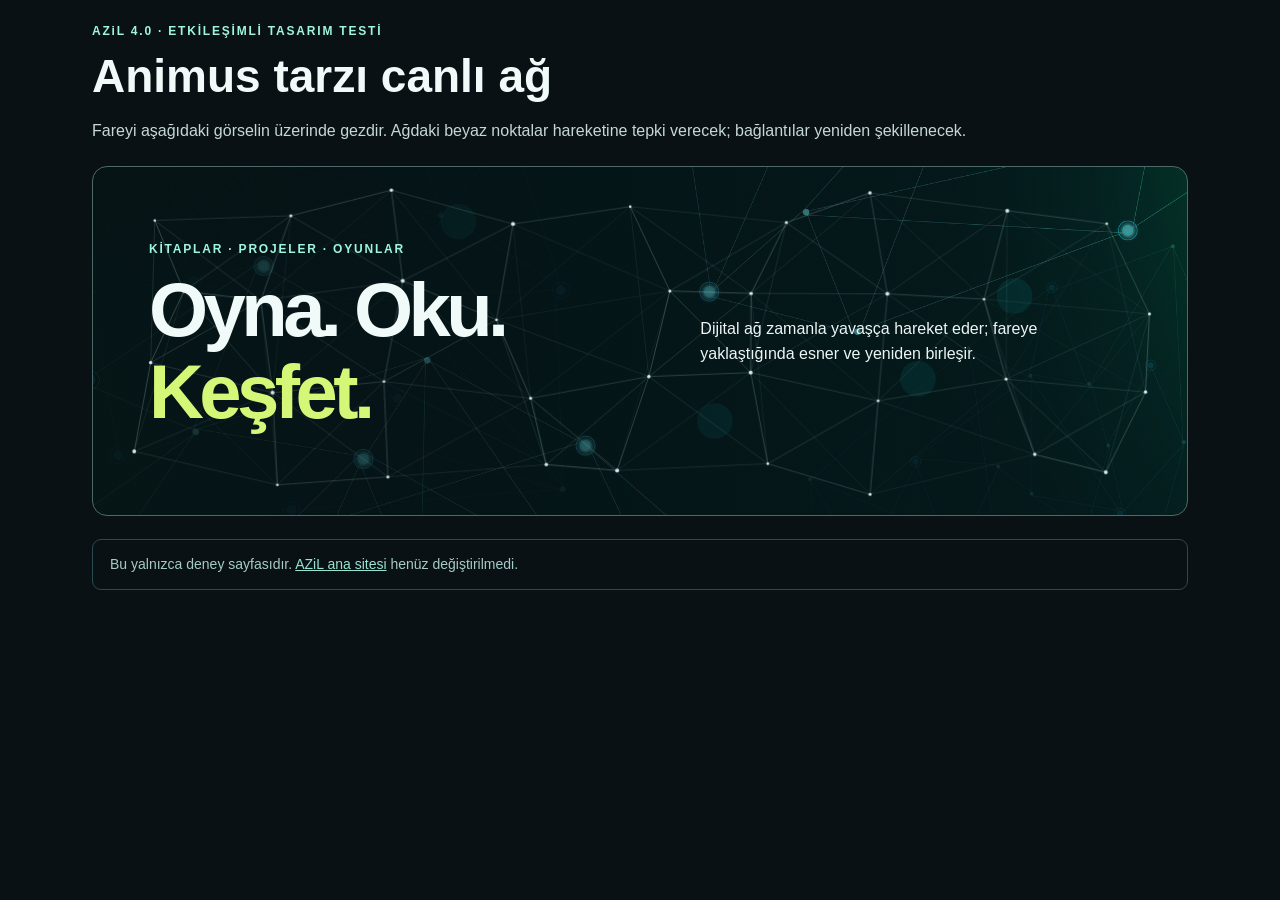
<file: animus-ag-test.html>
<!doctype html><html lang="tr"><head><meta charset="utf-8"><meta name="viewport" content="width=device-width,initial-scale=1"><meta name="robots" content="noindex,nofollow"><title>AZiL 4.0 · Canlı Ağ Testi</title>
<style>
*{box-sizing:border-box}body{margin:0;background:#091115;color:#f0faf8;font:16px/1.6 Arial,system-ui,sans-serif}main{max-width:1180px;margin:auto;padding:22px clamp(15px,4vw,42px)}
p{color:#c5d8d8}.tag{letter-spacing:.15em;color:#9ff5df;font-weight:bold;font-size:12px}
h1{font-size:clamp(26px,5vw,46px);line-height:1.1;margin:10px 0}a{color:#98e2d1}
#az-home .ah-hero{isolation:isolate;position:relative;overflow:hidden;display:grid;grid-template-columns:1.1fr .9fr;align-items:center;min-height:350px;padding:clamp(25px,5vw,56px);gap:25px;border-radius:15px;border:1px solid #4d6969;margin:23px 0;background:linear-gradient(90deg,rgba(6,17,20,.9),rgba(6,25,28,.43)),url('assets/backgrounds/azil-ana-sayfa-hero.jpg') center/cover}
.ah-hero> :not(canvas){position:relative;z-index:1}.ah-hero h2{font-size:clamp(42px,6vw,76px);line-height:1.08;letter-spacing:-.06em;margin:10px 0}.ah-hero h2 span{color:#d5f778}.ah-hero p{color:#edf6f5}
.ah-network-canvas{position:absolute;inset:0;z-index:0;width:100%;height:100%;pointer-events:none}
.note{padding:13px 17px;border:1px solid #294b4e;border-radius:9px;color:#a6cbc7;font-size:14px}
@media(max-width:620px){.ah-hero{grid-template-columns:1fr!important;gap:12px;min-height:370px!important;background-image:linear-gradient(180deg,rgba(6,17,20,.93),rgba(6,25,28,.51)),url('assets/backgrounds/azil-ana-sayfa-mobil.jpg')!important}}
</style></head><body><main id="az-home"><div class="tag">AZiL 4.0 · ETKİLEŞİMLİ TASARIM TESTİ</div><h1>Animus tarzı canlı ağ</h1><p>Fareyi aşağıdaki görselin üzerinde gezdir. Ağdaki beyaz noktalar hareketine tepki verecek; bağlantılar yeniden şekillenecek.</p>
<section class="ah-hero" aria-label="Fareye duyarlı canlı ağ"><canvas class="ah-network-canvas" aria-hidden="true"></canvas><div><div class="tag">KİTAPLAR · PROJELER · OYUNLAR</div><h2>Oyna. Oku.<br><span>Keşfet.</span></h2></div><p>Dijital ağ zamanla yavaşça hareket eder; fareye yaklaştığında esner ve yeniden birleşir.</p></section>
<div class="note">Bu yalnızca deney sayfasıdır. <a href="https://sbncifci.tr.gg/">AZiL ana sitesi</a> henüz değiştirilmedi.</div></main>
<script>
(function(){
'use strict';
var root=document.querySelector('.ah-hero'),c=root&&root.querySelector('canvas'),ctx=c&&c.getContext('2d');
if(!ctx)return;
var reduced=window.matchMedia&&window.matchMedia('(prefers-reduced-motion:reduce)').matches;
var w=0,h=0,nodes=[],mouse={x:0,y:0,on:false},visible=true,last=0,dpr=1;
function size(){
 var r=root.getBoundingClientRect();if(r.width<2||r.height<2)return;
 w=r.width;h=r.height;dpr=Math.min(window.devicePixelRatio||1,2);
 c.width=Math.round(w*dpr);c.height=Math.round(h*dpr);ctx.setTransform(dpr,0,0,dpr,0,0);
 nodes=[];var cols=Math.max(6,Math.floor(w/113)),rows=w<600?5:4;
 for(var y=0;y<rows;y++)for(var x=0;x<cols;x++){var i=x+y*cols;var px=(x+.5+(Math.sin(i*3)*.15))/cols*w,py=(y+.5+(Math.sin(i*9)*.16))/rows*h;
 nodes.push({x:px,y:py,px:px,py:py,phase:i*1.53,speed:.3+(i%7)*.1,r:1.3+(i%4)*.22});}
 if(reduced)draw(0);
}
root.addEventListener('pointermove',function(e){if(e.pointerType==='touch'||reduced)return;var r=root.getBoundingClientRect();mouse.x=e.clientX-r.left;mouse.y=e.clientY-r.top;mouse.on=true;},{passive:true});
root.addEventListener('pointerleave',function(){mouse.on=false;},{passive:true});
function draw(t){
 ctx.clearRect(0,0,w,h);var radius=175,link=w<600?145:190;
 for(var i=0;i<nodes.length;i++){var a=nodes[i],x=a.x+Math.sin(t*.00028*a.speed+a.phase)*13,y=a.y+Math.cos(t*.00028*a.speed+a.phase)*10;
 if(mouse.on&&!reduced){var dx=x-mouse.x,dy=y-mouse.y,d=Math.hypot(dx,dy)||1;if(d<radius){var force=52*(1-d/radius)*(1-d/radius);x+=dx/d*force;y+=dy/d*force;}}
 a.px+=(x-a.px)*(reduced?1:.18);a.py+=(y-a.py)*(reduced?1:.18);}
 for(var a=0;a<nodes.length;a++)for(var b=a+1;b<nodes.length;b++){var p=nodes[a],q=nodes[b],dist=Math.hypot(p.px-q.px,p.py-q.py);if(dist>=link)continue;ctx.beginPath();ctx.moveTo(p.px,p.py);ctx.lineTo(q.px,q.py);ctx.strokeStyle='rgba(218,253,255,'+(0.05+(1-dist/link)*.39)+')';ctx.lineWidth=.85;ctx.stroke();}
 for(var j=0;j<nodes.length;j++){var z=nodes[j];ctx.beginPath();ctx.arc(z.px,z.py,z.r,0,Math.PI*2);ctx.fillStyle='rgba(230,255,255,.89)';ctx.fill();}
 if(mouse.on&&!reduced){var g=ctx.createRadialGradient(mouse.x,mouse.y,0,mouse.x,mouse.y,radius);g.addColorStop(0,'rgba(138,245,255,.16)');g.addColorStop(1,'rgba(138,245,255,0)');ctx.fillStyle=g;ctx.beginPath();ctx.arc(mouse.x,mouse.y,radius,0,Math.PI*2);ctx.fill();
 for(var k=0;k<nodes.length;k++){var p=nodes[k],d=Math.hypot(p.px-mouse.x,p.py-mouse.y);if(d>120)continue;ctx.beginPath();ctx.moveTo(mouse.x,mouse.y);ctx.lineTo(p.px,p.py);ctx.strokeStyle='rgba(234,255,255,'+(.5*(1-d/120))+')';ctx.stroke();}}}
function tick(t){if(document.hidden||!visible||reduced)return;if(t-last>30){draw(t);last=t;}requestAnimationFrame(tick);}
size();if(window.ResizeObserver)new ResizeObserver(size).observe(root);else window.addEventListener('resize',size,{passive:true});
if(window.IntersectionObserver)new IntersectionObserver(function(e){var was=visible;visible=e[0].isIntersecting;if(!was&&visible&&!reduced)requestAnimationFrame(tick);}).observe(root);
document.addEventListener('visibilitychange',function(){if(!document.hidden&&!reduced)requestAnimationFrame(tick);});
if(!reduced)requestAnimationFrame(tick);
})();
</script></body></html>
</file>
